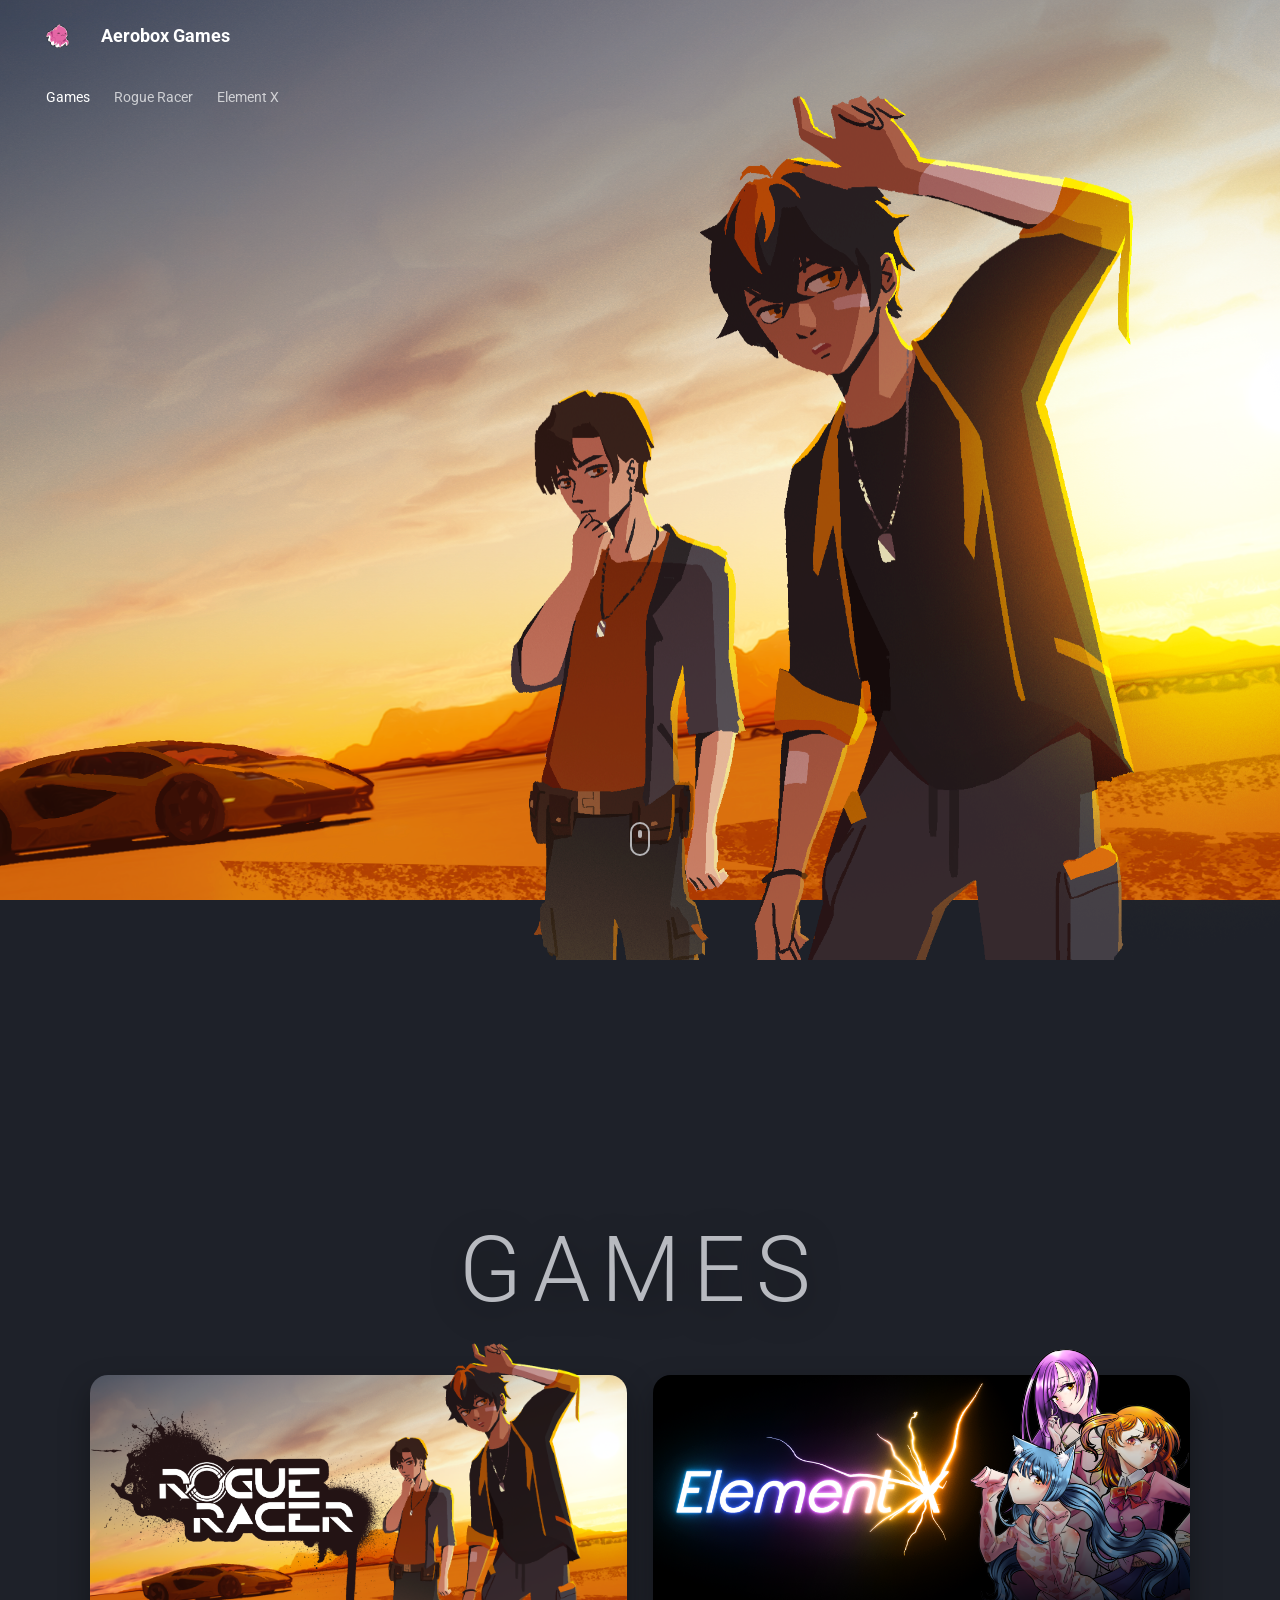
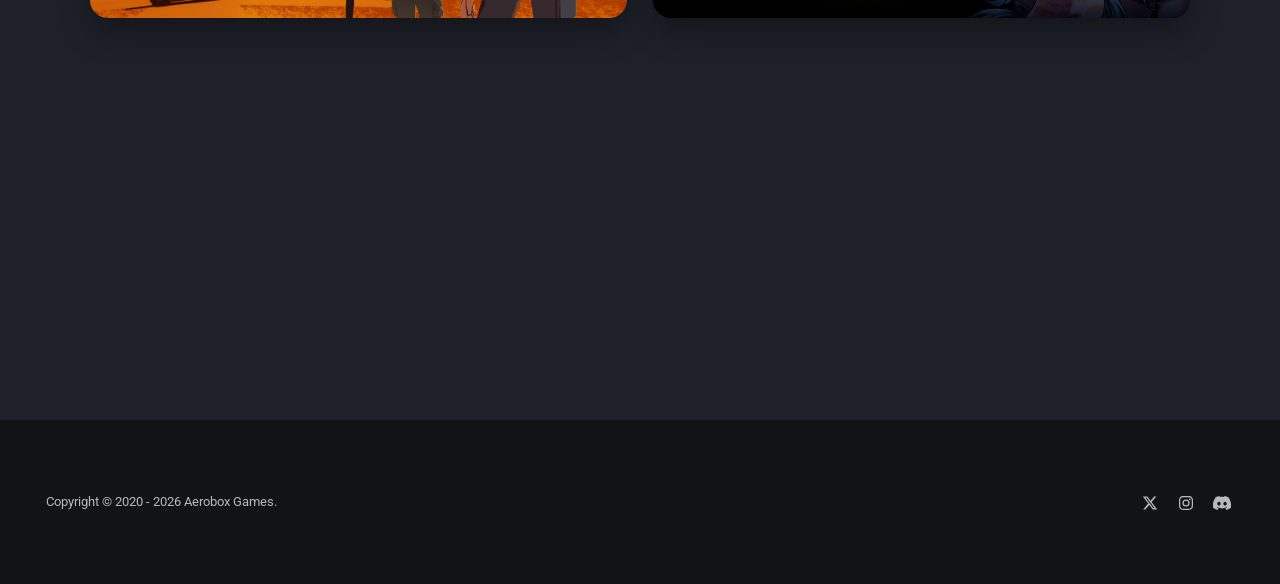
<file: index.html>
<!doctype html>
<html lang="en" class="no-js">
  <head>
    
      <meta charset="utf-8">
      <meta name="viewport" content="width=device-width,initial-scale=1">
      
      
      
        <link rel="canonical" href="https://aeroboxgames.com/">
      
      
      
        <link rel="next" href="rogue-racer/">
      
      
        
      
      
      <link rel="icon" href="assets/logo.png">
      <meta name="generator" content="mkdocs-1.6.1, mkdocs-material-9.7.6">
    
    
      
        <title>Aerobox Games</title>
      
    
    
      <link rel="stylesheet" href="assets/stylesheets/main.484c7ddc.min.css">
      
        
        <link rel="stylesheet" href="assets/stylesheets/palette.ab4e12ef.min.css">
      
      


    
    
      
    
    
      
        
        
        <link rel="preconnect" href="https://fonts.gstatic.com" crossorigin>
        <link rel="stylesheet" href="https://fonts.googleapis.com/css?family=Roboto:300,300i,400,400i,700,700i%7CRoboto+Mono:400,400i,700,700i&display=fallback">
        <style>:root{--md-text-font:"Roboto";--md-code-font:"Roboto Mono"}</style>
      
    
    
      <link rel="stylesheet" href="stylesheets/extra.css">
    
      <link rel="stylesheet" href="stylesheets/main-page.css">
    
      <link rel="stylesheet" href="stylesheets/rogue-racer.css">
    
      <link rel="stylesheet" href="stylesheets/element-x.css">
    
    <script>__md_scope=new URL(".",location),__md_hash=e=>[...e].reduce(((e,_)=>(e<<5)-e+_.charCodeAt(0)),0),__md_get=(e,_=localStorage,t=__md_scope)=>JSON.parse(_.getItem(t.pathname+"."+e)),__md_set=(e,_,t=localStorage,a=__md_scope)=>{try{t.setItem(a.pathname+"."+e,JSON.stringify(_))}catch(e){}}</script>
    
      

    
    
  </head>
  
  
    
    
    
    
    
    <body dir="ltr" data-md-color-scheme="slate" data-md-color-primary="black" data-md-color-accent="indigo">
  
    
    <input class="md-toggle" data-md-toggle="drawer" type="checkbox" id="__drawer" autocomplete="off">
    <input class="md-toggle" data-md-toggle="search" type="checkbox" id="__search" autocomplete="off">
    <label class="md-overlay" for="__drawer"></label>
    <div data-md-component="skip">
      
    </div>
    <div data-md-component="announce">
      
    </div>
    
    
      

<header class="md-header" data-md-component="header">
  <nav class="md-header__inner md-grid" aria-label="Header">
    <a href="." title="Aerobox Games" class="md-header__button md-logo" aria-label="Aerobox Games" data-md-component="logo">
      
  <img src="assets/logo.png" alt="logo">

    </a>
    <label class="md-header__button md-icon" for="__drawer">
      
      <svg xmlns="http://www.w3.org/2000/svg" viewBox="0 0 24 24"><path d="M3 6h18v2H3zm0 5h18v2H3zm0 5h18v2H3z"/></svg>
    </label>
    <div class="md-header__title" data-md-component="header-title">
      <div class="md-header__ellipsis">
        <div class="md-header__topic">
          <span class="md-ellipsis">
            Aerobox Games
          </span>
        </div>
        <div class="md-header__topic" data-md-component="header-topic">
          <span class="md-ellipsis">
            
              Games
            
          </span>
        </div>
      </div>
    </div>
    
      
    
    
    
    
    
  </nav>
  
</header>
    
    <div class="md-container" data-md-component="container">
      
      
        
          
            
<nav class="md-tabs" aria-label="Tabs" data-md-component="tabs">
  <div class="md-grid">
    <ul class="md-tabs__list">
      
        
  
  
  
    
  
  
    <li class="md-tabs__item md-tabs__item--active">
      <a href="." class="md-tabs__link">
        
  
  
    
  
  Games

      </a>
    </li>
  

      
        
  
  
  
  
    <li class="md-tabs__item">
      <a href="rogue-racer/" class="md-tabs__link">
        
  
  
    
  
  Rogue Racer

      </a>
    </li>
  

      
        
  
  
  
  
    <li class="md-tabs__item">
      <a href="element-x/" class="md-tabs__link">
        
  
  
    
  
  Element X

      </a>
    </li>
  

      
    </ul>
  </div>
</nav>
          
        
      
      <main class="md-main" data-md-component="main">
        <div class="md-main__inner md-grid">
          
            
              
                
              
              <div class="md-sidebar md-sidebar--primary" data-md-component="sidebar" data-md-type="navigation" hidden>
                <div class="md-sidebar__scrollwrap">
                  <div class="md-sidebar__inner">
                    


  


<nav class="md-nav md-nav--primary md-nav--lifted" aria-label="Navigation" data-md-level="0">
  <label class="md-nav__title" for="__drawer">
    <a href="." title="Aerobox Games" class="md-nav__button md-logo" aria-label="Aerobox Games" data-md-component="logo">
      
  <img src="assets/logo.png" alt="logo">

    </a>
    Aerobox Games
  </label>
  
  <ul class="md-nav__list" data-md-scrollfix>
    
      
      
  
  
    
  
  
  
    <li class="md-nav__item md-nav__item--active">
      
      <input class="md-nav__toggle md-toggle" type="checkbox" id="__toc">
      
      
      
      <a href="." class="md-nav__link md-nav__link--active">
        
  
  
  <span class="md-ellipsis">
    
  
    Games
  

    
  </span>
  
  

      </a>
      
    </li>
  

    
      
      
  
  
  
  
    <li class="md-nav__item">
      <a href="rogue-racer/" class="md-nav__link">
        
  
  
  <span class="md-ellipsis">
    
  
    Rogue Racer
  

    
  </span>
  
  

      </a>
    </li>
  

    
      
      
  
  
  
  
    <li class="md-nav__item">
      <a href="element-x/" class="md-nav__link">
        
  
  
  <span class="md-ellipsis">
    
  
    Element X
  

    
  </span>
  
  

      </a>
    </li>
  

    
  </ul>
</nav>
                  </div>
                </div>
              </div>
            
            
              
                
              
              <div class="md-sidebar md-sidebar--secondary" data-md-component="sidebar" data-md-type="toc" hidden>
                <div class="md-sidebar__scrollwrap">
                  <div class="md-sidebar__inner">
                    

<nav class="md-nav md-nav--secondary" aria-label="Table of contents">
  
  
  
  
</nav>
                  </div>
                </div>
              </div>
            
          
          
            <div class="md-content" data-md-component="content">
              
              <article class="md-content__inner md-typeset">
                
                  
  




  <h1>Games</h1>

<style>
  .md-typeset h1,
  .md-content__button {
      display: none;
  }

  .main-page :root {
      --nos-content-offset: 0px;
  }

  .md-header,
  .md-tabs,
  .md-header--shadow {
      background: transparent !important;
      box-shadow: none !important;
  }

  .md-main__inner,
  .md-content__inner {
      padding-top: calc(var(--nos-content-offset) + 1rem);
  }
</style>

<div class="main-page">

<div id="nos-bg" aria-hidden="true"></div>
<div id="nos-bg-mask" aria-hidden="true"></div>
<div id="nos-bg-gradient" aria-hidden="true"></div>

<img id="nos-chars" src="assets/nos-chars.png" alt="">
<img id="nos-chars-glow" src="assets/nos-chars-glow.png" alt="">

<a id="nos-scroll-indicator" href="#nos-content-start" aria-label="Scroll down">
  <!-- <span class="nos-scroll-text">Scroll</span> -->
  <span class="nos-scroll-icon" aria-hidden="true"></span>
</a>

<!-- <div style="height: 300vh;"></div> -->

<div id="nos-content-start"></div>

<section class="games-section" aria-labelledby="games-title">
  <h2 id="games-title">Games</h2>
  <div class="games-grid">
    <a class="game-button" href="rogue-racer/" aria-label="Rogue Racer">
      <span class="game-button-bg-wrap" aria-hidden="true">
        <img class="game-button-bg" src="assets/nos-bg-1.png" alt="">
        <img class="game-button-logo" src="assets/nos-logo.png" alt="">
      </span>
      <span class="game-button-chars-wrap" aria-hidden="true">
        <img class="game-button-chars" src="assets/nos-chars.png" alt="">
      </span>
    </a>
    <a class="game-button" href="element-x/" aria-label="Element X">
      <span class="game-button-bg-wrap" aria-hidden="true">
        <img class="game-button-bg" src="assets/button-ex-bg.png" alt="">
      </span>
      <span class="game-button-chars-wrap" aria-hidden="true">
        <img class="game-button-chars" src="assets/button-ex-chars.png" alt="">
      </span>
    </a>
  </div>
</section>

<div style="height: 30vh;"></div>
</div>







  
  




  



                
              </article>
            </div>
          
          
<script>var target=document.getElementById(location.hash.slice(1));target&&target.name&&(target.checked=target.name.startsWith("__tabbed_"))</script>
        </div>
        
      </main>
      
        <footer class="md-footer">
  
    
      
        
      
      <nav class="md-footer__inner md-grid" aria-label="Footer" hidden>
        
        
          
          <a href="rogue-racer/" class="md-footer__link md-footer__link--next" aria-label="Next: Rogue Racer">
            <div class="md-footer__title">
              <span class="md-footer__direction">
                Next
              </span>
              <div class="md-ellipsis">
                Rogue Racer
              </div>
            </div>
            <div class="md-footer__button md-icon">
              
              <svg xmlns="http://www.w3.org/2000/svg" viewBox="0 0 24 24"><path d="M4 11v2h12l-5.5 5.5 1.42 1.42L19.84 12l-7.92-7.92L10.5 5.5 16 11z"/></svg>
            </div>
          </a>
        
      </nav>
    
  
  <div class="md-footer-meta md-typeset">
    <div class="md-footer-meta__inner md-grid">
      <div class="md-copyright">
  
    <div class="md-copyright__highlight">
      Copyright &copy; 2020 - 2026 Aerobox Games.
    </div>
  
  
</div>
      
        
<div class="md-social">
  
    
    
    
    
      
      
    
    <a href="https://twitter.com/aeroboxgames" target="_blank" rel="noopener" title="twitter.com" class="md-social__link">
      <svg xmlns="http://www.w3.org/2000/svg" viewBox="0 0 448 512"><!--! Font Awesome Free 7.1.0 by @fontawesome - https://fontawesome.com License - https://fontawesome.com/license/free (Icons: CC BY 4.0, Fonts: SIL OFL 1.1, Code: MIT License) Copyright 2025 Fonticons, Inc.--><path d="M357.2 48h70.6L273.6 224.2 455 464H313L201.7 318.6 74.5 464H3.8l164.9-188.5L-5.2 48h145.6l100.5 132.9zm-24.8 373.8h39.1L119.1 88h-42z"/></svg>
    </a>
  
    
    
    
    
      
      
    
    <a href="https://www.instagram.com/aeroboxgames?utm_source=ig_web_button_share_sheet&igsh=ZDNlZDc0MzIxNw==" target="_blank" rel="noopener" title="www.instagram.com" class="md-social__link">
      <svg xmlns="http://www.w3.org/2000/svg" viewBox="0 0 448 512"><!--! Font Awesome Free 7.1.0 by @fontawesome - https://fontawesome.com License - https://fontawesome.com/license/free (Icons: CC BY 4.0, Fonts: SIL OFL 1.1, Code: MIT License) Copyright 2025 Fonticons, Inc.--><path d="M224.3 141a115 115 0 1 0-.6 230 115 115 0 1 0 .6-230m-.6 40.4a74.6 74.6 0 1 1 .6 149.2 74.6 74.6 0 1 1-.6-149.2m93.4-45.1a26.8 26.8 0 1 1 53.6 0 26.8 26.8 0 1 1-53.6 0m129.7 27.2c-1.7-35.9-9.9-67.7-36.2-93.9-26.2-26.2-58-34.4-93.9-36.2-37-2.1-147.9-2.1-184.9 0-35.8 1.7-67.6 9.9-93.9 36.1s-34.4 58-36.2 93.9c-2.1 37-2.1 147.9 0 184.9 1.7 35.9 9.9 67.7 36.2 93.9s58 34.4 93.9 36.2c37 2.1 147.9 2.1 184.9 0 35.9-1.7 67.7-9.9 93.9-36.2 26.2-26.2 34.4-58 36.2-93.9 2.1-37 2.1-147.8 0-184.8M399 388c-7.8 19.6-22.9 34.7-42.6 42.6-29.5 11.7-99.5 9-132.1 9s-102.7 2.6-132.1-9c-19.6-7.8-34.7-22.9-42.6-42.6-11.7-29.5-9-99.5-9-132.1s-2.6-102.7 9-132.1c7.8-19.6 22.9-34.7 42.6-42.6 29.5-11.7 99.5-9 132.1-9s102.7-2.6 132.1 9c19.6 7.8 34.7 22.9 42.6 42.6 11.7 29.5 9 99.5 9 132.1s2.7 102.7-9 132.1"/></svg>
    </a>
  
    
    
    
    
      
      
    
    <a href="https://www.instagram.com/aeroboxgames?utm_source=ig_web_button_share_sheet&igsh=ZDNlZDc0MzIxNw==" target="_blank" rel="noopener" title="www.instagram.com" class="md-social__link">
      <svg xmlns="http://www.w3.org/2000/svg" viewBox="0 0 576 512"><!--! Font Awesome Free 7.1.0 by @fontawesome - https://fontawesome.com License - https://fontawesome.com/license/free (Icons: CC BY 4.0, Fonts: SIL OFL 1.1, Code: MIT License) Copyright 2025 Fonticons, Inc.--><path d="M492.5 69.8c-.2-.3-.4-.6-.8-.7-38.1-17.5-78.4-30-119.7-37.1-.4-.1-.8 0-1.1.1s-.6.4-.8.8c-5.5 9.9-10.5 20.2-14.9 30.6-44.6-6.8-89.9-6.8-134.4 0-4.5-10.5-9.5-20.7-15.1-30.6-.2-.3-.5-.6-.8-.8s-.7-.2-1.1-.2C162.5 39 122.2 51.5 84.1 69c-.3.1-.6.4-.8.7C7.1 183.5-13.8 294.6-3.6 404.2c0 .3.1.5.2.8s.3.4.5.6c44.4 32.9 94 58 146.8 74.2.4.1.8.1 1.1 0s.7-.4.9-.7c11.3-15.4 21.4-31.8 30-48.8.1-.2.2-.5.2-.8s0-.5-.1-.8-.2-.5-.4-.6-.4-.3-.7-.4c-15.8-6.1-31.2-13.4-45.9-21.9-.3-.2-.5-.4-.7-.6s-.3-.6-.3-.9 0-.6.2-.9.3-.5.6-.7c3.1-2.3 6.2-4.7 9.1-7.1.3-.2.6-.4.9-.4s.7 0 1 .1c96.2 43.9 200.4 43.9 295.5 0 .3-.1.7-.2 1-.2s.7.2.9.4c2.9 2.4 6 4.9 9.1 7.2.2.2.4.4.6.7s.2.6.2.9-.1.6-.3.9-.4.5-.6.6c-14.7 8.6-30 15.9-45.9 21.8-.2.1-.5.2-.7.4s-.3.4-.4.7-.1.5-.1.8.1.5.2.8c8.8 17 18.8 33.3 30 48.8.2.3.6.6.9.7s.8.1 1.1 0c52.9-16.2 102.6-41.3 147.1-74.2.2-.2.4-.4.5-.6s.2-.5.2-.8c12.3-126.8-20.5-236.9-86.9-334.5zm-302 267.7c-29 0-52.8-26.6-52.8-59.2s23.4-59.2 52.8-59.2c29.7 0 53.3 26.8 52.8 59.2 0 32.7-23.4 59.2-52.8 59.2m195.4 0c-29 0-52.8-26.6-52.8-59.2s23.4-59.2 52.8-59.2c29.7 0 53.3 26.8 52.8 59.2 0 32.7-23.2 59.2-52.8 59.2"/></svg>
    </a>
  
</div>
      
    </div>
  </div>
</footer>
      
    </div>
    <div class="md-dialog" data-md-component="dialog">
      <div class="md-dialog__inner md-typeset"></div>
    </div>
    
    
    
      
      
      <script id="__config" type="application/json">{"annotate": null, "base": ".", "features": ["navigation.footer", "navigation.tabs"], "search": "assets/javascripts/workers/search.2c215733.min.js", "tags": null, "translations": {"clipboard.copied": "Copied to clipboard", "clipboard.copy": "Copy to clipboard", "search.result.more.one": "1 more on this page", "search.result.more.other": "# more on this page", "search.result.none": "No matching documents", "search.result.one": "1 matching document", "search.result.other": "# matching documents", "search.result.placeholder": "Type to start searching", "search.result.term.missing": "Missing", "select.version": "Select version"}, "version": null}</script>
    
    
      <script src="assets/javascripts/bundle.79ae519e.min.js"></script>
      
        <script src="javascripts/extra.js"></script>
      
        <script src="javascripts/rogue-racer.js"></script>
      
        <script src="javascripts/element-x.js"></script>
      
    
  </body>
</html>
</file>
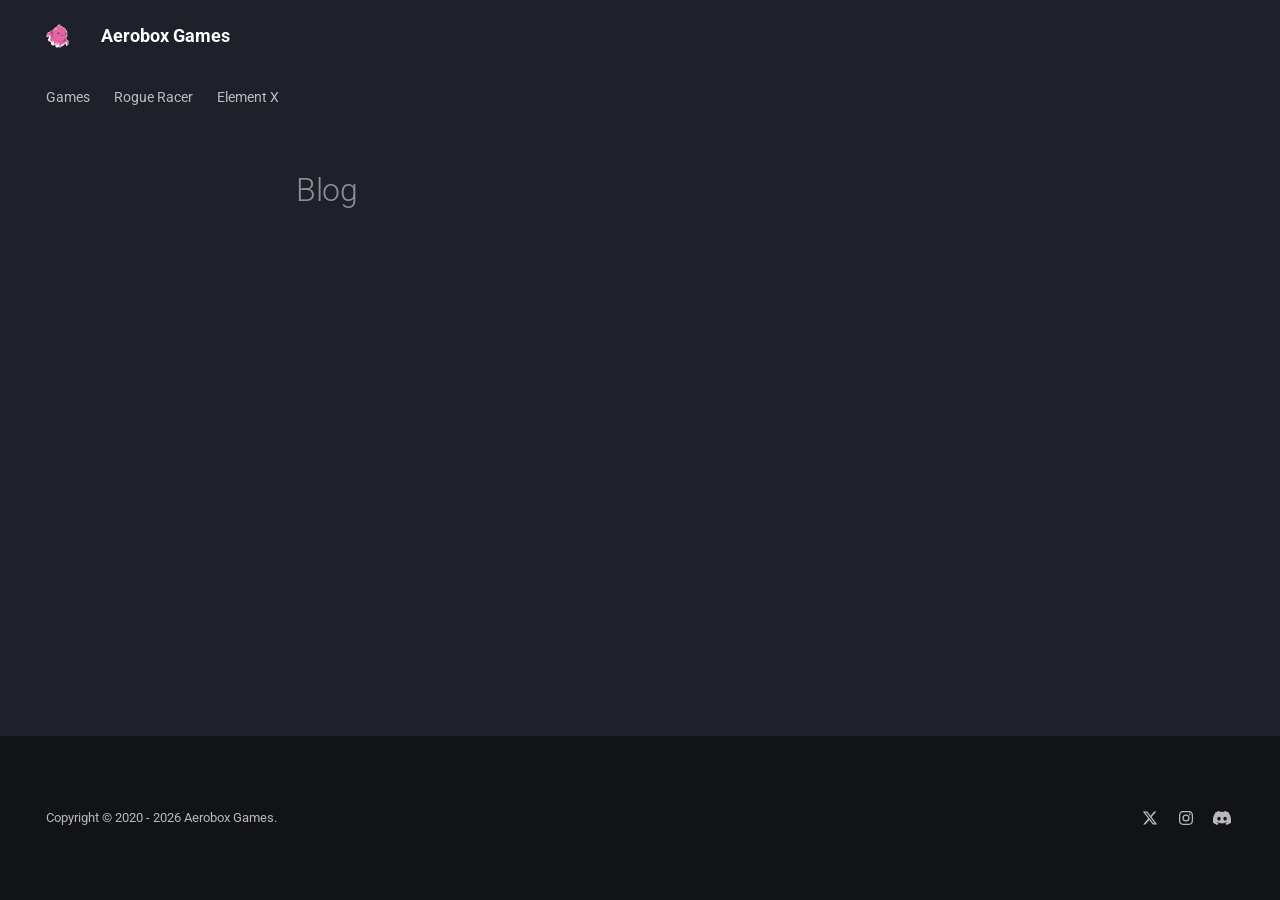
<file: blog/index.html>
<!doctype html>
<html lang="en" class="no-js">
  <head>
    
      <meta charset="utf-8">
      <meta name="viewport" content="width=device-width,initial-scale=1">
      
      
      
        <link rel="canonical" href="https://aeroboxgames.com/blog/">
      
      
      
      
        
      
      
      <link rel="icon" href="../assets/logo.png">
      <meta name="generator" content="mkdocs-1.6.1, mkdocs-material-9.7.6">
    
    
      
        <title>Blog - Aerobox Games</title>
      
    
    
      <link rel="stylesheet" href="../assets/stylesheets/main.484c7ddc.min.css">
      
        
        <link rel="stylesheet" href="../assets/stylesheets/palette.ab4e12ef.min.css">
      
      


    
    
      
    
    
      
        
        
        <link rel="preconnect" href="https://fonts.gstatic.com" crossorigin>
        <link rel="stylesheet" href="https://fonts.googleapis.com/css?family=Roboto:300,300i,400,400i,700,700i%7CRoboto+Mono:400,400i,700,700i&display=fallback">
        <style>:root{--md-text-font:"Roboto";--md-code-font:"Roboto Mono"}</style>
      
    
    
      <link rel="stylesheet" href="../stylesheets/extra.css">
    
      <link rel="stylesheet" href="../stylesheets/main-page.css">
    
      <link rel="stylesheet" href="../stylesheets/rogue-racer.css">
    
      <link rel="stylesheet" href="../stylesheets/element-x.css">
    
    <script>__md_scope=new URL("..",location),__md_hash=e=>[...e].reduce(((e,_)=>(e<<5)-e+_.charCodeAt(0)),0),__md_get=(e,_=localStorage,t=__md_scope)=>JSON.parse(_.getItem(t.pathname+"."+e)),__md_set=(e,_,t=localStorage,a=__md_scope)=>{try{t.setItem(a.pathname+"."+e,JSON.stringify(_))}catch(e){}}</script>
    
      

    
    
  </head>
  
  
    
    
    
    
    
    <body dir="ltr" data-md-color-scheme="slate" data-md-color-primary="black" data-md-color-accent="indigo">
  
    
    <input class="md-toggle" data-md-toggle="drawer" type="checkbox" id="__drawer" autocomplete="off">
    <input class="md-toggle" data-md-toggle="search" type="checkbox" id="__search" autocomplete="off">
    <label class="md-overlay" for="__drawer"></label>
    <div data-md-component="skip">
      
        
        <a href="#blog" class="md-skip">
          Skip to content
        </a>
      
    </div>
    <div data-md-component="announce">
      
    </div>
    
    
      

<header class="md-header" data-md-component="header">
  <nav class="md-header__inner md-grid" aria-label="Header">
    <a href=".." title="Aerobox Games" class="md-header__button md-logo" aria-label="Aerobox Games" data-md-component="logo">
      
  <img src="../assets/logo.png" alt="logo">

    </a>
    <label class="md-header__button md-icon" for="__drawer">
      
      <svg xmlns="http://www.w3.org/2000/svg" viewBox="0 0 24 24"><path d="M3 6h18v2H3zm0 5h18v2H3zm0 5h18v2H3z"/></svg>
    </label>
    <div class="md-header__title" data-md-component="header-title">
      <div class="md-header__ellipsis">
        <div class="md-header__topic">
          <span class="md-ellipsis">
            Aerobox Games
          </span>
        </div>
        <div class="md-header__topic" data-md-component="header-topic">
          <span class="md-ellipsis">
            
              Blog
            
          </span>
        </div>
      </div>
    </div>
    
      
    
    
    
    
    
  </nav>
  
</header>
    
    <div class="md-container" data-md-component="container">
      
      
        
          
            
<nav class="md-tabs" aria-label="Tabs" data-md-component="tabs">
  <div class="md-grid">
    <ul class="md-tabs__list">
      
        
  
  
  
  
    <li class="md-tabs__item">
      <a href=".." class="md-tabs__link">
        
  
  
    
  
  Games

      </a>
    </li>
  

      
        
  
  
  
  
    <li class="md-tabs__item">
      <a href="../rogue-racer/" class="md-tabs__link">
        
  
  
    
  
  Rogue Racer

      </a>
    </li>
  

      
        
  
  
  
  
    <li class="md-tabs__item">
      <a href="../element-x/" class="md-tabs__link">
        
  
  
    
  
  Element X

      </a>
    </li>
  

      
    </ul>
  </div>
</nav>
          
        
      
      <main class="md-main" data-md-component="main">
        <div class="md-main__inner md-grid">
          
            
              
              <div class="md-sidebar md-sidebar--primary" data-md-component="sidebar" data-md-type="navigation" >
                <div class="md-sidebar__scrollwrap">
                  <div class="md-sidebar__inner">
                    


  


<nav class="md-nav md-nav--primary md-nav--lifted" aria-label="Navigation" data-md-level="0">
  <label class="md-nav__title" for="__drawer">
    <a href=".." title="Aerobox Games" class="md-nav__button md-logo" aria-label="Aerobox Games" data-md-component="logo">
      
  <img src="../assets/logo.png" alt="logo">

    </a>
    Aerobox Games
  </label>
  
  <ul class="md-nav__list" data-md-scrollfix>
    
      
      
  
  
  
  
    <li class="md-nav__item">
      <a href=".." class="md-nav__link">
        
  
  
  <span class="md-ellipsis">
    
  
    Games
  

    
  </span>
  
  

      </a>
    </li>
  

    
      
      
  
  
  
  
    <li class="md-nav__item">
      <a href="../rogue-racer/" class="md-nav__link">
        
  
  
  <span class="md-ellipsis">
    
  
    Rogue Racer
  

    
  </span>
  
  

      </a>
    </li>
  

    
      
      
  
  
  
  
    <li class="md-nav__item">
      <a href="../element-x/" class="md-nav__link">
        
  
  
  <span class="md-ellipsis">
    
  
    Element X
  

    
  </span>
  
  

      </a>
    </li>
  

    
  </ul>
</nav>
                  </div>
                </div>
              </div>
            
            
              
              <div class="md-sidebar md-sidebar--secondary" data-md-component="sidebar" data-md-type="toc" >
                <div class="md-sidebar__scrollwrap">
                  <div class="md-sidebar__inner">
                    

<nav class="md-nav md-nav--secondary" aria-label="Table of contents">
  
  
  
    
  
  
</nav>
                  </div>
                </div>
              </div>
            
          
          
  <div class="md-content" data-md-component="content">
    <div class="md-content__inner">
      <header class="md-typeset">
        <h1 id="blog">Blog</h1>
      </header>
      
      
    </div>
  </div>

          
<script>var target=document.getElementById(location.hash.slice(1));target&&target.name&&(target.checked=target.name.startsWith("__tabbed_"))</script>
        </div>
        
      </main>
      
        <footer class="md-footer">
  
    
  
  <div class="md-footer-meta md-typeset">
    <div class="md-footer-meta__inner md-grid">
      <div class="md-copyright">
  
    <div class="md-copyright__highlight">
      Copyright &copy; 2020 - 2026 Aerobox Games.
    </div>
  
  
</div>
      
        
<div class="md-social">
  
    
    
    
    
      
      
    
    <a href="https://twitter.com/aeroboxgames" target="_blank" rel="noopener" title="twitter.com" class="md-social__link">
      <svg xmlns="http://www.w3.org/2000/svg" viewBox="0 0 448 512"><!--! Font Awesome Free 7.1.0 by @fontawesome - https://fontawesome.com License - https://fontawesome.com/license/free (Icons: CC BY 4.0, Fonts: SIL OFL 1.1, Code: MIT License) Copyright 2025 Fonticons, Inc.--><path d="M357.2 48h70.6L273.6 224.2 455 464H313L201.7 318.6 74.5 464H3.8l164.9-188.5L-5.2 48h145.6l100.5 132.9zm-24.8 373.8h39.1L119.1 88h-42z"/></svg>
    </a>
  
    
    
    
    
      
      
    
    <a href="https://www.instagram.com/aeroboxgames?utm_source=ig_web_button_share_sheet&igsh=ZDNlZDc0MzIxNw==" target="_blank" rel="noopener" title="www.instagram.com" class="md-social__link">
      <svg xmlns="http://www.w3.org/2000/svg" viewBox="0 0 448 512"><!--! Font Awesome Free 7.1.0 by @fontawesome - https://fontawesome.com License - https://fontawesome.com/license/free (Icons: CC BY 4.0, Fonts: SIL OFL 1.1, Code: MIT License) Copyright 2025 Fonticons, Inc.--><path d="M224.3 141a115 115 0 1 0-.6 230 115 115 0 1 0 .6-230m-.6 40.4a74.6 74.6 0 1 1 .6 149.2 74.6 74.6 0 1 1-.6-149.2m93.4-45.1a26.8 26.8 0 1 1 53.6 0 26.8 26.8 0 1 1-53.6 0m129.7 27.2c-1.7-35.9-9.9-67.7-36.2-93.9-26.2-26.2-58-34.4-93.9-36.2-37-2.1-147.9-2.1-184.9 0-35.8 1.7-67.6 9.9-93.9 36.1s-34.4 58-36.2 93.9c-2.1 37-2.1 147.9 0 184.9 1.7 35.9 9.9 67.7 36.2 93.9s58 34.4 93.9 36.2c37 2.1 147.9 2.1 184.9 0 35.9-1.7 67.7-9.9 93.9-36.2 26.2-26.2 34.4-58 36.2-93.9 2.1-37 2.1-147.8 0-184.8M399 388c-7.8 19.6-22.9 34.7-42.6 42.6-29.5 11.7-99.5 9-132.1 9s-102.7 2.6-132.1-9c-19.6-7.8-34.7-22.9-42.6-42.6-11.7-29.5-9-99.5-9-132.1s-2.6-102.7 9-132.1c7.8-19.6 22.9-34.7 42.6-42.6 29.5-11.7 99.5-9 132.1-9s102.7-2.6 132.1 9c19.6 7.8 34.7 22.9 42.6 42.6 11.7 29.5 9 99.5 9 132.1s2.7 102.7-9 132.1"/></svg>
    </a>
  
    
    
    
    
      
      
    
    <a href="https://www.instagram.com/aeroboxgames?utm_source=ig_web_button_share_sheet&igsh=ZDNlZDc0MzIxNw==" target="_blank" rel="noopener" title="www.instagram.com" class="md-social__link">
      <svg xmlns="http://www.w3.org/2000/svg" viewBox="0 0 576 512"><!--! Font Awesome Free 7.1.0 by @fontawesome - https://fontawesome.com License - https://fontawesome.com/license/free (Icons: CC BY 4.0, Fonts: SIL OFL 1.1, Code: MIT License) Copyright 2025 Fonticons, Inc.--><path d="M492.5 69.8c-.2-.3-.4-.6-.8-.7-38.1-17.5-78.4-30-119.7-37.1-.4-.1-.8 0-1.1.1s-.6.4-.8.8c-5.5 9.9-10.5 20.2-14.9 30.6-44.6-6.8-89.9-6.8-134.4 0-4.5-10.5-9.5-20.7-15.1-30.6-.2-.3-.5-.6-.8-.8s-.7-.2-1.1-.2C162.5 39 122.2 51.5 84.1 69c-.3.1-.6.4-.8.7C7.1 183.5-13.8 294.6-3.6 404.2c0 .3.1.5.2.8s.3.4.5.6c44.4 32.9 94 58 146.8 74.2.4.1.8.1 1.1 0s.7-.4.9-.7c11.3-15.4 21.4-31.8 30-48.8.1-.2.2-.5.2-.8s0-.5-.1-.8-.2-.5-.4-.6-.4-.3-.7-.4c-15.8-6.1-31.2-13.4-45.9-21.9-.3-.2-.5-.4-.7-.6s-.3-.6-.3-.9 0-.6.2-.9.3-.5.6-.7c3.1-2.3 6.2-4.7 9.1-7.1.3-.2.6-.4.9-.4s.7 0 1 .1c96.2 43.9 200.4 43.9 295.5 0 .3-.1.7-.2 1-.2s.7.2.9.4c2.9 2.4 6 4.9 9.1 7.2.2.2.4.4.6.7s.2.6.2.9-.1.6-.3.9-.4.5-.6.6c-14.7 8.6-30 15.9-45.9 21.8-.2.1-.5.2-.7.4s-.3.4-.4.7-.1.5-.1.8.1.5.2.8c8.8 17 18.8 33.3 30 48.8.2.3.6.6.9.7s.8.1 1.1 0c52.9-16.2 102.6-41.3 147.1-74.2.2-.2.4-.4.5-.6s.2-.5.2-.8c12.3-126.8-20.5-236.9-86.9-334.5zm-302 267.7c-29 0-52.8-26.6-52.8-59.2s23.4-59.2 52.8-59.2c29.7 0 53.3 26.8 52.8 59.2 0 32.7-23.4 59.2-52.8 59.2m195.4 0c-29 0-52.8-26.6-52.8-59.2s23.4-59.2 52.8-59.2c29.7 0 53.3 26.8 52.8 59.2 0 32.7-23.2 59.2-52.8 59.2"/></svg>
    </a>
  
</div>
      
    </div>
  </div>
</footer>
      
    </div>
    <div class="md-dialog" data-md-component="dialog">
      <div class="md-dialog__inner md-typeset"></div>
    </div>
    
    
    
      
      
      <script id="__config" type="application/json">{"annotate": null, "base": "..", "features": ["navigation.footer", "navigation.tabs"], "search": "../assets/javascripts/workers/search.2c215733.min.js", "tags": null, "translations": {"clipboard.copied": "Copied to clipboard", "clipboard.copy": "Copy to clipboard", "search.result.more.one": "1 more on this page", "search.result.more.other": "# more on this page", "search.result.none": "No matching documents", "search.result.one": "1 matching document", "search.result.other": "# matching documents", "search.result.placeholder": "Type to start searching", "search.result.term.missing": "Missing", "select.version": "Select version"}, "version": null}</script>
    
    
      <script src="../assets/javascripts/bundle.79ae519e.min.js"></script>
      
        <script src="../javascripts/extra.js"></script>
      
        <script src="../javascripts/rogue-racer.js"></script>
      
        <script src="../javascripts/element-x.js"></script>
      
    
  </body>
</html>
</file>
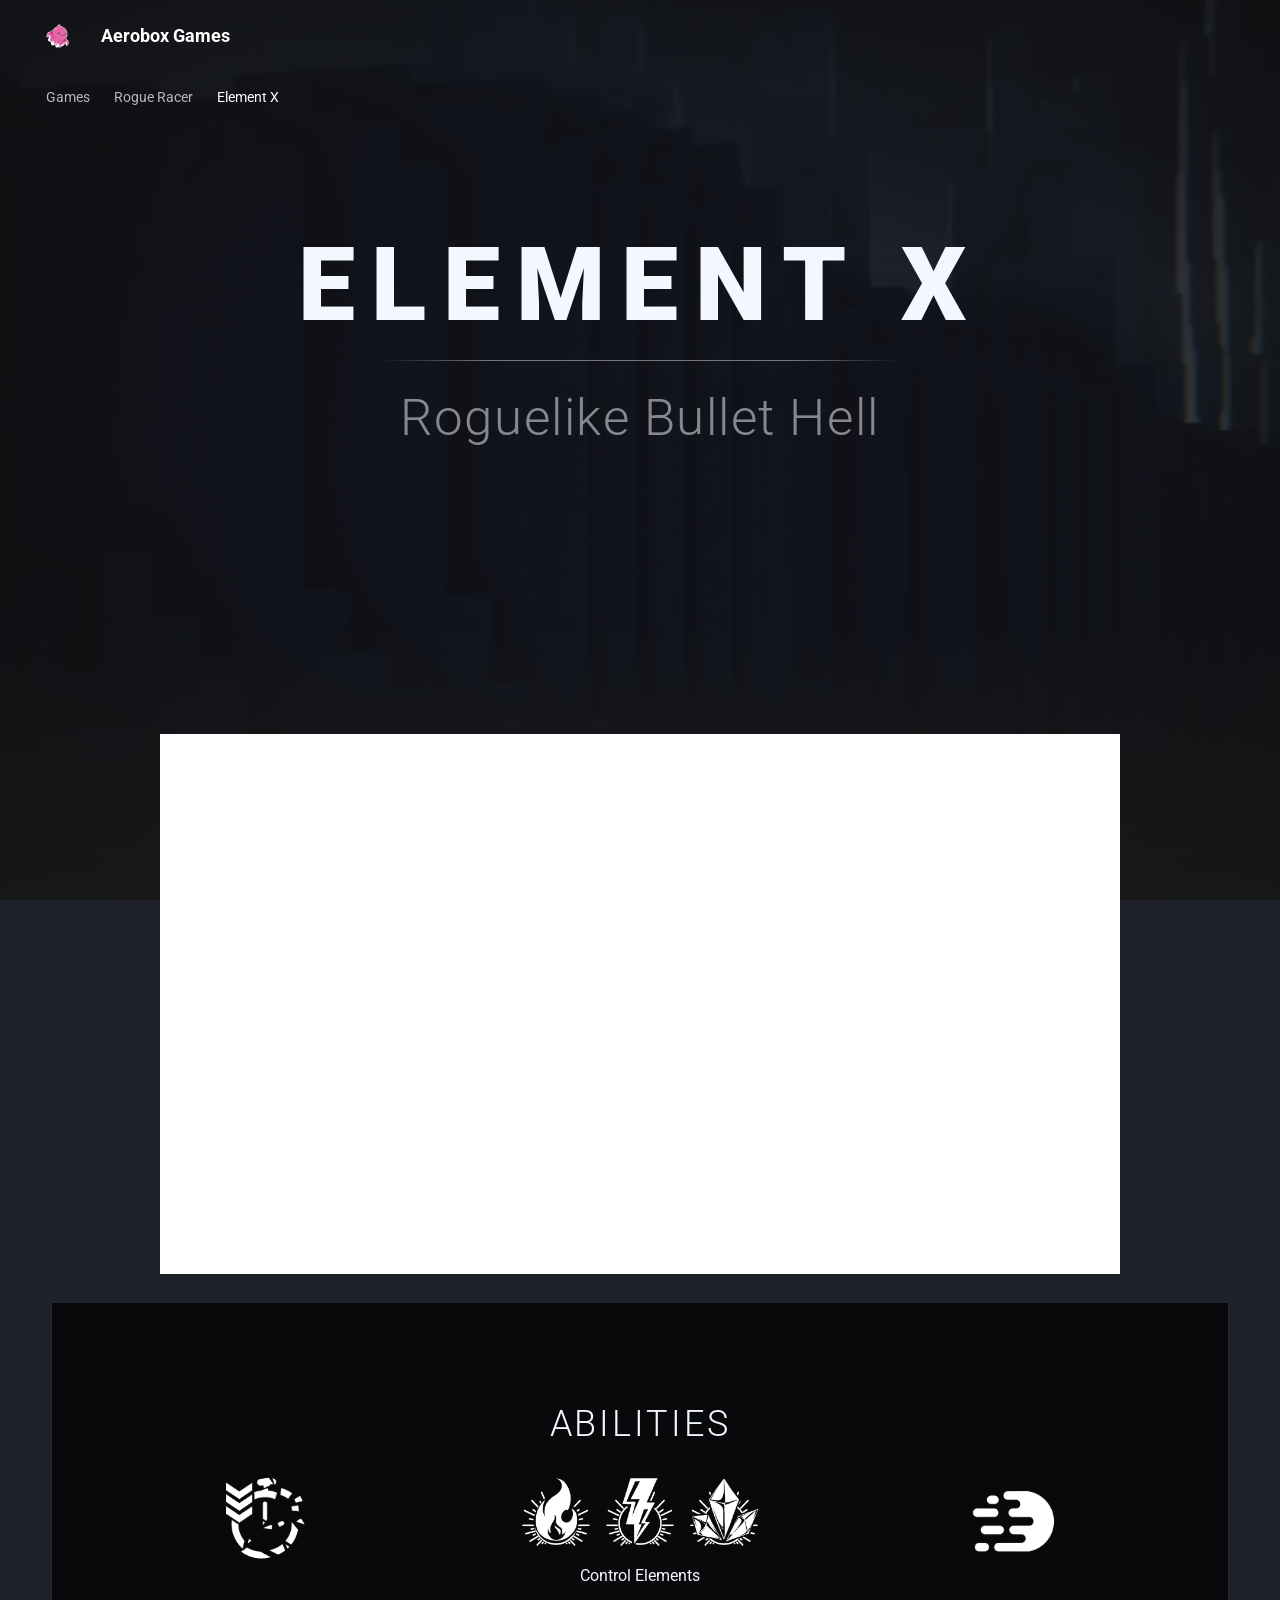
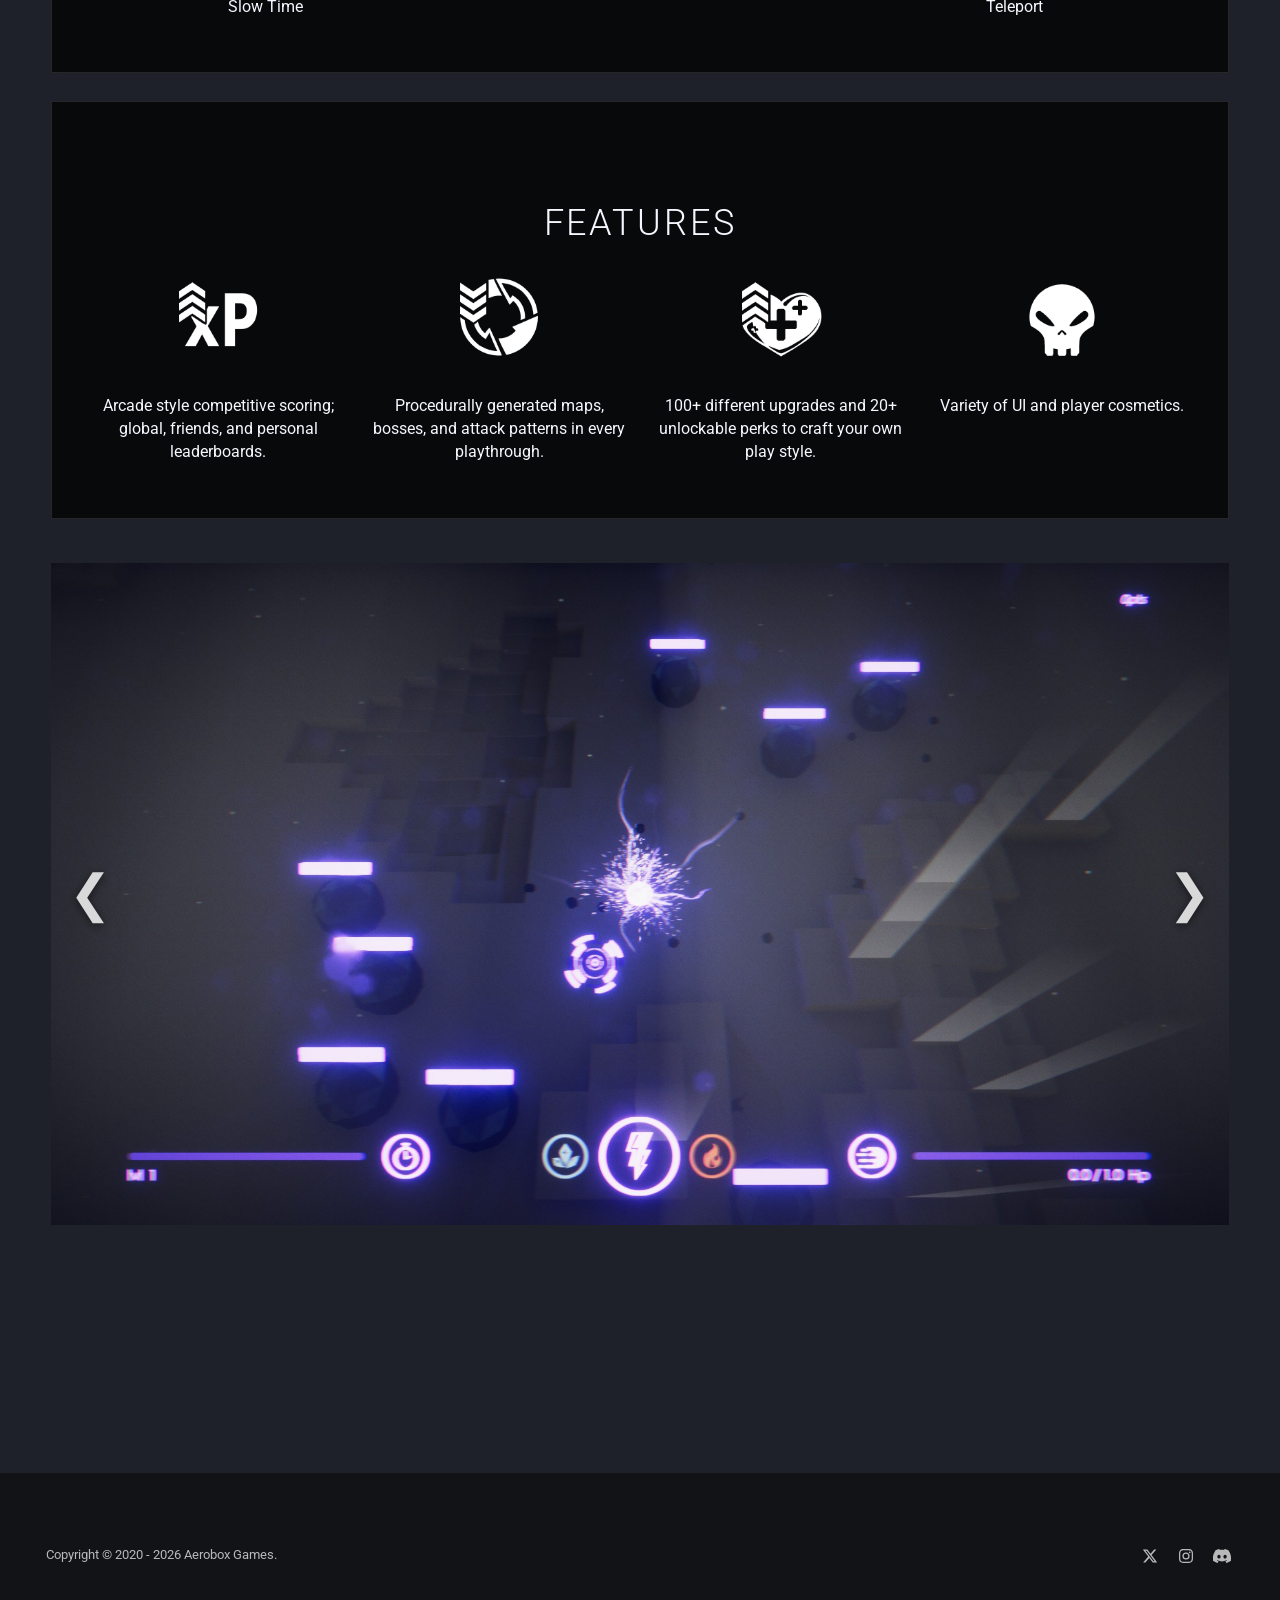
<file: element-x/index.html>
<!doctype html>
<html lang="en" class="no-js">
  <head>
    
      <meta charset="utf-8">
      <meta name="viewport" content="width=device-width,initial-scale=1">
      
      
      
        <link rel="canonical" href="https://aeroboxgames.com/element-x/">
      
      
        <link rel="prev" href="../rogue-racer/">
      
      
      
        
      
      
      <link rel="icon" href="../assets/logo.png">
      <meta name="generator" content="mkdocs-1.6.1, mkdocs-material-9.7.6">
    
    
      
        <title>Element X - Aerobox Games</title>
      
    
    
      <link rel="stylesheet" href="../assets/stylesheets/main.484c7ddc.min.css">
      
        
        <link rel="stylesheet" href="../assets/stylesheets/palette.ab4e12ef.min.css">
      
      


    
    
      
    
    
      
        
        
        <link rel="preconnect" href="https://fonts.gstatic.com" crossorigin>
        <link rel="stylesheet" href="https://fonts.googleapis.com/css?family=Roboto:300,300i,400,400i,700,700i%7CRoboto+Mono:400,400i,700,700i&display=fallback">
        <style>:root{--md-text-font:"Roboto";--md-code-font:"Roboto Mono"}</style>
      
    
    
      <link rel="stylesheet" href="../stylesheets/extra.css">
    
      <link rel="stylesheet" href="../stylesheets/main-page.css">
    
      <link rel="stylesheet" href="../stylesheets/rogue-racer.css">
    
      <link rel="stylesheet" href="../stylesheets/element-x.css">
    
    <script>__md_scope=new URL("..",location),__md_hash=e=>[...e].reduce(((e,_)=>(e<<5)-e+_.charCodeAt(0)),0),__md_get=(e,_=localStorage,t=__md_scope)=>JSON.parse(_.getItem(t.pathname+"."+e)),__md_set=(e,_,t=localStorage,a=__md_scope)=>{try{t.setItem(a.pathname+"."+e,JSON.stringify(_))}catch(e){}}</script>
    
      

    
    
  </head>
  
  
    
    
    
    
    
    <body dir="ltr" data-md-color-scheme="slate" data-md-color-primary="black" data-md-color-accent="indigo">
  
    
    <input class="md-toggle" data-md-toggle="drawer" type="checkbox" id="__drawer" autocomplete="off">
    <input class="md-toggle" data-md-toggle="search" type="checkbox" id="__search" autocomplete="off">
    <label class="md-overlay" for="__drawer"></label>
    <div data-md-component="skip">
      
    </div>
    <div data-md-component="announce">
      
    </div>
    
    
      

<header class="md-header" data-md-component="header">
  <nav class="md-header__inner md-grid" aria-label="Header">
    <a href=".." title="Aerobox Games" class="md-header__button md-logo" aria-label="Aerobox Games" data-md-component="logo">
      
  <img src="../assets/logo.png" alt="logo">

    </a>
    <label class="md-header__button md-icon" for="__drawer">
      
      <svg xmlns="http://www.w3.org/2000/svg" viewBox="0 0 24 24"><path d="M3 6h18v2H3zm0 5h18v2H3zm0 5h18v2H3z"/></svg>
    </label>
    <div class="md-header__title" data-md-component="header-title">
      <div class="md-header__ellipsis">
        <div class="md-header__topic">
          <span class="md-ellipsis">
            Aerobox Games
          </span>
        </div>
        <div class="md-header__topic" data-md-component="header-topic">
          <span class="md-ellipsis">
            
              Element X
            
          </span>
        </div>
      </div>
    </div>
    
      
    
    
    
    
    
  </nav>
  
</header>
    
    <div class="md-container" data-md-component="container">
      
      
        
          
            
<nav class="md-tabs" aria-label="Tabs" data-md-component="tabs">
  <div class="md-grid">
    <ul class="md-tabs__list">
      
        
  
  
  
  
    <li class="md-tabs__item">
      <a href=".." class="md-tabs__link">
        
  
  
    
  
  Games

      </a>
    </li>
  

      
        
  
  
  
  
    <li class="md-tabs__item">
      <a href="../rogue-racer/" class="md-tabs__link">
        
  
  
    
  
  Rogue Racer

      </a>
    </li>
  

      
        
  
  
  
    
  
  
    <li class="md-tabs__item md-tabs__item--active">
      <a href="./" class="md-tabs__link">
        
  
  
    
  
  Element X

      </a>
    </li>
  

      
    </ul>
  </div>
</nav>
          
        
      
      <main class="md-main" data-md-component="main">
        <div class="md-main__inner md-grid">
          
            
              
                
              
              <div class="md-sidebar md-sidebar--primary" data-md-component="sidebar" data-md-type="navigation" hidden>
                <div class="md-sidebar__scrollwrap">
                  <div class="md-sidebar__inner">
                    


  


<nav class="md-nav md-nav--primary md-nav--lifted" aria-label="Navigation" data-md-level="0">
  <label class="md-nav__title" for="__drawer">
    <a href=".." title="Aerobox Games" class="md-nav__button md-logo" aria-label="Aerobox Games" data-md-component="logo">
      
  <img src="../assets/logo.png" alt="logo">

    </a>
    Aerobox Games
  </label>
  
  <ul class="md-nav__list" data-md-scrollfix>
    
      
      
  
  
  
  
    <li class="md-nav__item">
      <a href=".." class="md-nav__link">
        
  
  
  <span class="md-ellipsis">
    
  
    Games
  

    
  </span>
  
  

      </a>
    </li>
  

    
      
      
  
  
  
  
    <li class="md-nav__item">
      <a href="../rogue-racer/" class="md-nav__link">
        
  
  
  <span class="md-ellipsis">
    
  
    Rogue Racer
  

    
  </span>
  
  

      </a>
    </li>
  

    
      
      
  
  
    
  
  
  
    <li class="md-nav__item md-nav__item--active">
      
      <input class="md-nav__toggle md-toggle" type="checkbox" id="__toc">
      
      
      
      <a href="./" class="md-nav__link md-nav__link--active">
        
  
  
  <span class="md-ellipsis">
    
  
    Element X
  

    
  </span>
  
  

      </a>
      
    </li>
  

    
  </ul>
</nav>
                  </div>
                </div>
              </div>
            
            
              
                
              
              <div class="md-sidebar md-sidebar--secondary" data-md-component="sidebar" data-md-type="toc" hidden>
                <div class="md-sidebar__scrollwrap">
                  <div class="md-sidebar__inner">
                    

<nav class="md-nav md-nav--secondary" aria-label="Table of contents">
  
  
  
  
</nav>
                  </div>
                </div>
              </div>
            
          
          
            <div class="md-content" data-md-component="content">
              
              <article class="md-content__inner md-typeset">
                
                  
  




<!-- markdownlint-disable MD033 -->

<div class="element-x-page">
  <div class="element-x-bg" aria-hidden="true"></div>

  <section class="element-x-hero">
    <div class="element-x-logo">ELEMENT X</div>
    <hr class="element-x-rule">
    <h1>Roguelike Bullet Hell</h1>
  </section>

<!-- <section class="element-x-section element-x-embed-panel"> -->
  <iframe class="element-x-steam-widget" src="https://store.steampowered.com/widget/1361120/" frameborder="0" width="646" height="190" style="color-scheme: light; justify-content: center; display: flex; margin: 0 auto clamp(18px, 2.2vw, 28px);"></iframe>
<!-- </section> -->

  <section class="element-x-section element-x-video-panel">
    <iframe width="1316" height="740" src="https://www.youtube.com/embed/P7ZU3IZtmg0" title="Element X Trailer" frameborder="0" allow="accelerometer; autoplay; clipboard-write; encrypted-media; gyroscope; picture-in-picture; web-share" referrerpolicy="strict-origin-when-cross-origin" allowfullscreen></iframe>
  </section>

  <section class="element-x-panel">
    <h2>Abilities</h2>
    <div class="element-x-grid element-x-grid-abilities">
      <article class="element-x-item">
        <img src="../assets/ex/icons/slow_time.png" alt="Slow Time icon">
        <p>Slow Time</p>
      </article>

      <article class="element-x-item">
        <div class="element-x-elements">
          <img src="../assets/ex/icons/fire.png" alt="Fire icon">
          <img src="../assets/ex/icons/electricity.png" alt="Electricity icon">
          <img src="../assets/ex/icons/ice.png" alt="Ice icon">
        </div>
        <p>Control Elements</p>
      </article>

      <article class="element-x-item">
        <img src="../assets/ex/icons/teleport.png" alt="Teleport icon">
        <p>Teleport</p>
      </article>
    </div>
  </section>

  <section class="element-x-panel">
    <h2>Features</h2>
    <div class="element-x-grid element-x-grid-features">
      <article class="element-x-item">
        <img src="../assets/ex/icons/experience.png" alt="Experience icon">
        <p>Arcade style competitive scoring; global, friends, and personal leaderboards.</p>
      </article>

      <article class="element-x-item">
        <img src="../assets/ex/icons/core_switch.png" alt="Core switch icon">
        <p>Procedurally generated maps, bosses, and attack patterns in every playthrough.</p>
      </article>

      <article class="element-x-item">
        <img src="../assets/ex/icons/health_up.png" alt="Health up icon">
        <p>100+ different upgrades and 20+ unlockable perks to craft your own play style.</p>
      </article>

      <article class="element-x-item">
        <img src="../assets/ex/icons/skull.png" alt="Skull icon">
        <p>Variety of UI and player cosmetics.</p>
      </article>
    </div>
  </section>

  <section class="element-x-section element-x-carousel" aria-label="Element X screenshots">
    <div class="element-x-carousel-viewport" id="element-x-carousel-viewport">
      <figure class="element-x-carousel-slide"><img src="../assets/ex/screenshots/screenshot_1.jpg" alt="Element X screenshot 1"></figure>
      <figure class="element-x-carousel-slide"><img src="../assets/ex/screenshots/screenshot_2.jpg" alt="Element X screenshot 2"></figure>
      <figure class="element-x-carousel-slide"><img src="../assets/ex/screenshots/screenshot_3.jpg" alt="Element X screenshot 3"></figure>
      <figure class="element-x-carousel-slide"><img src="../assets/ex/screenshots/screenshot_4.jpg" alt="Element X screenshot 4"></figure>
      <figure class="element-x-carousel-slide"><img src="../assets/ex/screenshots/screenshot_5.jpg" alt="Element X screenshot 5"></figure>
      <figure class="element-x-carousel-slide"><img src="../assets/ex/screenshots/screenshot_6.jpg" alt="Element X screenshot 6"></figure>
      <figure class="element-x-carousel-slide"><img src="../assets/ex/screenshots/screenshot_7.jpg" alt="Element X screenshot 7"></figure>
    </div>
    <div class="element-x-carousel-controls">
      <button class="element-x-carousel-btn prev" type="button" aria-label="Previous screenshot">&#10094;</button>
      <button class="element-x-carousel-btn next" type="button" aria-label="Next screenshot">&#10095;</button>
    </div>
  </section>
</div>







  
  




  



                
              </article>
            </div>
          
          
<script>var target=document.getElementById(location.hash.slice(1));target&&target.name&&(target.checked=target.name.startsWith("__tabbed_"))</script>
        </div>
        
      </main>
      
        <footer class="md-footer">
  
    
      
        
      
      <nav class="md-footer__inner md-grid" aria-label="Footer" hidden>
        
          
          <a href="../rogue-racer/" class="md-footer__link md-footer__link--prev" aria-label="Previous: Rogue Racer">
            <div class="md-footer__button md-icon">
              
              <svg xmlns="http://www.w3.org/2000/svg" viewBox="0 0 24 24"><path d="M20 11v2H8l5.5 5.5-1.42 1.42L4.16 12l7.92-7.92L13.5 5.5 8 11z"/></svg>
            </div>
            <div class="md-footer__title">
              <span class="md-footer__direction">
                Previous
              </span>
              <div class="md-ellipsis">
                Rogue Racer
              </div>
            </div>
          </a>
        
        
      </nav>
    
  
  <div class="md-footer-meta md-typeset">
    <div class="md-footer-meta__inner md-grid">
      <div class="md-copyright">
  
    <div class="md-copyright__highlight">
      Copyright &copy; 2020 - 2026 Aerobox Games.
    </div>
  
  
</div>
      
        
<div class="md-social">
  
    
    
    
    
      
      
    
    <a href="https://twitter.com/aeroboxgames" target="_blank" rel="noopener" title="twitter.com" class="md-social__link">
      <svg xmlns="http://www.w3.org/2000/svg" viewBox="0 0 448 512"><!--! Font Awesome Free 7.1.0 by @fontawesome - https://fontawesome.com License - https://fontawesome.com/license/free (Icons: CC BY 4.0, Fonts: SIL OFL 1.1, Code: MIT License) Copyright 2025 Fonticons, Inc.--><path d="M357.2 48h70.6L273.6 224.2 455 464H313L201.7 318.6 74.5 464H3.8l164.9-188.5L-5.2 48h145.6l100.5 132.9zm-24.8 373.8h39.1L119.1 88h-42z"/></svg>
    </a>
  
    
    
    
    
      
      
    
    <a href="https://www.instagram.com/aeroboxgames?utm_source=ig_web_button_share_sheet&igsh=ZDNlZDc0MzIxNw==" target="_blank" rel="noopener" title="www.instagram.com" class="md-social__link">
      <svg xmlns="http://www.w3.org/2000/svg" viewBox="0 0 448 512"><!--! Font Awesome Free 7.1.0 by @fontawesome - https://fontawesome.com License - https://fontawesome.com/license/free (Icons: CC BY 4.0, Fonts: SIL OFL 1.1, Code: MIT License) Copyright 2025 Fonticons, Inc.--><path d="M224.3 141a115 115 0 1 0-.6 230 115 115 0 1 0 .6-230m-.6 40.4a74.6 74.6 0 1 1 .6 149.2 74.6 74.6 0 1 1-.6-149.2m93.4-45.1a26.8 26.8 0 1 1 53.6 0 26.8 26.8 0 1 1-53.6 0m129.7 27.2c-1.7-35.9-9.9-67.7-36.2-93.9-26.2-26.2-58-34.4-93.9-36.2-37-2.1-147.9-2.1-184.9 0-35.8 1.7-67.6 9.9-93.9 36.1s-34.4 58-36.2 93.9c-2.1 37-2.1 147.9 0 184.9 1.7 35.9 9.9 67.7 36.2 93.9s58 34.4 93.9 36.2c37 2.1 147.9 2.1 184.9 0 35.9-1.7 67.7-9.9 93.9-36.2 26.2-26.2 34.4-58 36.2-93.9 2.1-37 2.1-147.8 0-184.8M399 388c-7.8 19.6-22.9 34.7-42.6 42.6-29.5 11.7-99.5 9-132.1 9s-102.7 2.6-132.1-9c-19.6-7.8-34.7-22.9-42.6-42.6-11.7-29.5-9-99.5-9-132.1s-2.6-102.7 9-132.1c7.8-19.6 22.9-34.7 42.6-42.6 29.5-11.7 99.5-9 132.1-9s102.7-2.6 132.1 9c19.6 7.8 34.7 22.9 42.6 42.6 11.7 29.5 9 99.5 9 132.1s2.7 102.7-9 132.1"/></svg>
    </a>
  
    
    
    
    
      
      
    
    <a href="https://www.instagram.com/aeroboxgames?utm_source=ig_web_button_share_sheet&igsh=ZDNlZDc0MzIxNw==" target="_blank" rel="noopener" title="www.instagram.com" class="md-social__link">
      <svg xmlns="http://www.w3.org/2000/svg" viewBox="0 0 576 512"><!--! Font Awesome Free 7.1.0 by @fontawesome - https://fontawesome.com License - https://fontawesome.com/license/free (Icons: CC BY 4.0, Fonts: SIL OFL 1.1, Code: MIT License) Copyright 2025 Fonticons, Inc.--><path d="M492.5 69.8c-.2-.3-.4-.6-.8-.7-38.1-17.5-78.4-30-119.7-37.1-.4-.1-.8 0-1.1.1s-.6.4-.8.8c-5.5 9.9-10.5 20.2-14.9 30.6-44.6-6.8-89.9-6.8-134.4 0-4.5-10.5-9.5-20.7-15.1-30.6-.2-.3-.5-.6-.8-.8s-.7-.2-1.1-.2C162.5 39 122.2 51.5 84.1 69c-.3.1-.6.4-.8.7C7.1 183.5-13.8 294.6-3.6 404.2c0 .3.1.5.2.8s.3.4.5.6c44.4 32.9 94 58 146.8 74.2.4.1.8.1 1.1 0s.7-.4.9-.7c11.3-15.4 21.4-31.8 30-48.8.1-.2.2-.5.2-.8s0-.5-.1-.8-.2-.5-.4-.6-.4-.3-.7-.4c-15.8-6.1-31.2-13.4-45.9-21.9-.3-.2-.5-.4-.7-.6s-.3-.6-.3-.9 0-.6.2-.9.3-.5.6-.7c3.1-2.3 6.2-4.7 9.1-7.1.3-.2.6-.4.9-.4s.7 0 1 .1c96.2 43.9 200.4 43.9 295.5 0 .3-.1.7-.2 1-.2s.7.2.9.4c2.9 2.4 6 4.9 9.1 7.2.2.2.4.4.6.7s.2.6.2.9-.1.6-.3.9-.4.5-.6.6c-14.7 8.6-30 15.9-45.9 21.8-.2.1-.5.2-.7.4s-.3.4-.4.7-.1.5-.1.8.1.5.2.8c8.8 17 18.8 33.3 30 48.8.2.3.6.6.9.7s.8.1 1.1 0c52.9-16.2 102.6-41.3 147.1-74.2.2-.2.4-.4.5-.6s.2-.5.2-.8c12.3-126.8-20.5-236.9-86.9-334.5zm-302 267.7c-29 0-52.8-26.6-52.8-59.2s23.4-59.2 52.8-59.2c29.7 0 53.3 26.8 52.8 59.2 0 32.7-23.4 59.2-52.8 59.2m195.4 0c-29 0-52.8-26.6-52.8-59.2s23.4-59.2 52.8-59.2c29.7 0 53.3 26.8 52.8 59.2 0 32.7-23.2 59.2-52.8 59.2"/></svg>
    </a>
  
</div>
      
    </div>
  </div>
</footer>
      
    </div>
    <div class="md-dialog" data-md-component="dialog">
      <div class="md-dialog__inner md-typeset"></div>
    </div>
    
    
    
      
      
      <script id="__config" type="application/json">{"annotate": null, "base": "..", "features": ["navigation.footer", "navigation.tabs"], "search": "../assets/javascripts/workers/search.2c215733.min.js", "tags": null, "translations": {"clipboard.copied": "Copied to clipboard", "clipboard.copy": "Copy to clipboard", "search.result.more.one": "1 more on this page", "search.result.more.other": "# more on this page", "search.result.none": "No matching documents", "search.result.one": "1 matching document", "search.result.other": "# matching documents", "search.result.placeholder": "Type to start searching", "search.result.term.missing": "Missing", "select.version": "Select version"}, "version": null}</script>
    
    
      <script src="../assets/javascripts/bundle.79ae519e.min.js"></script>
      
        <script src="../javascripts/extra.js"></script>
      
        <script src="../javascripts/rogue-racer.js"></script>
      
        <script src="../javascripts/element-x.js"></script>
      
    
  </body>
</html>
</file>
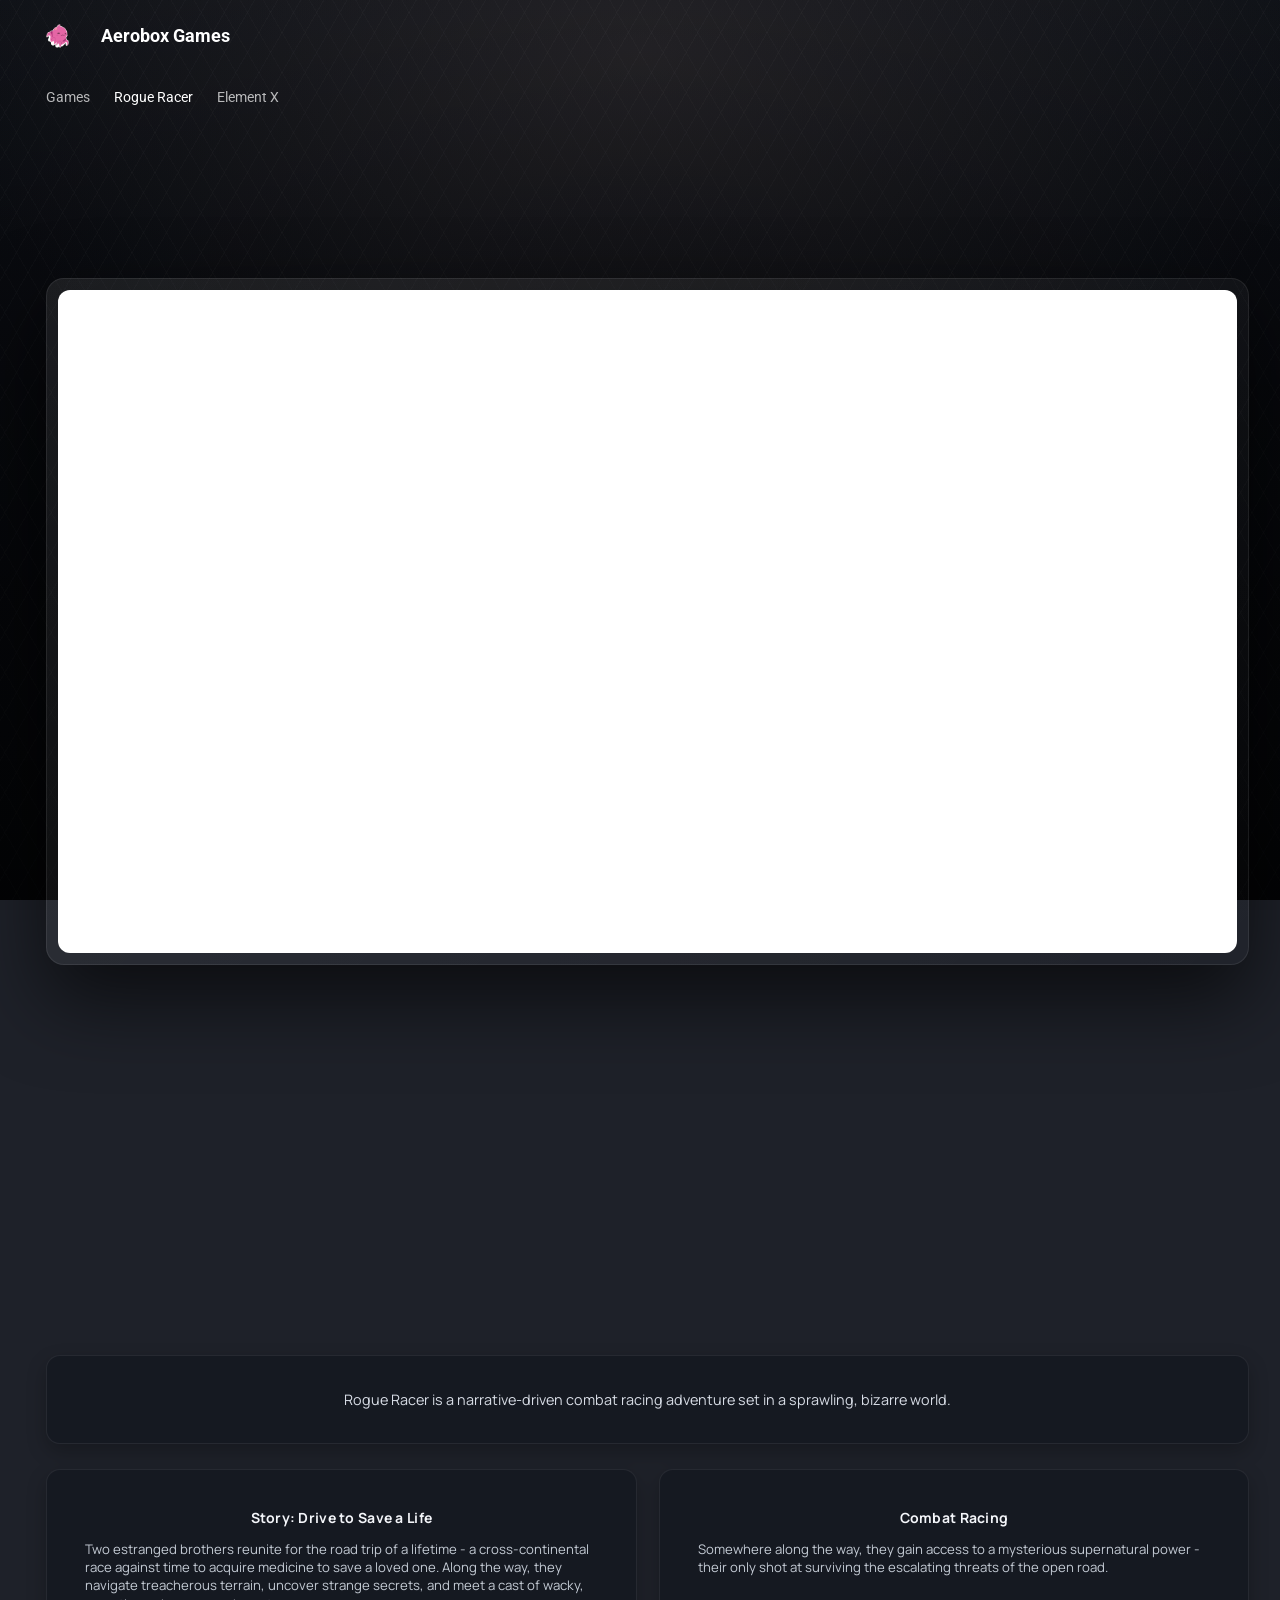
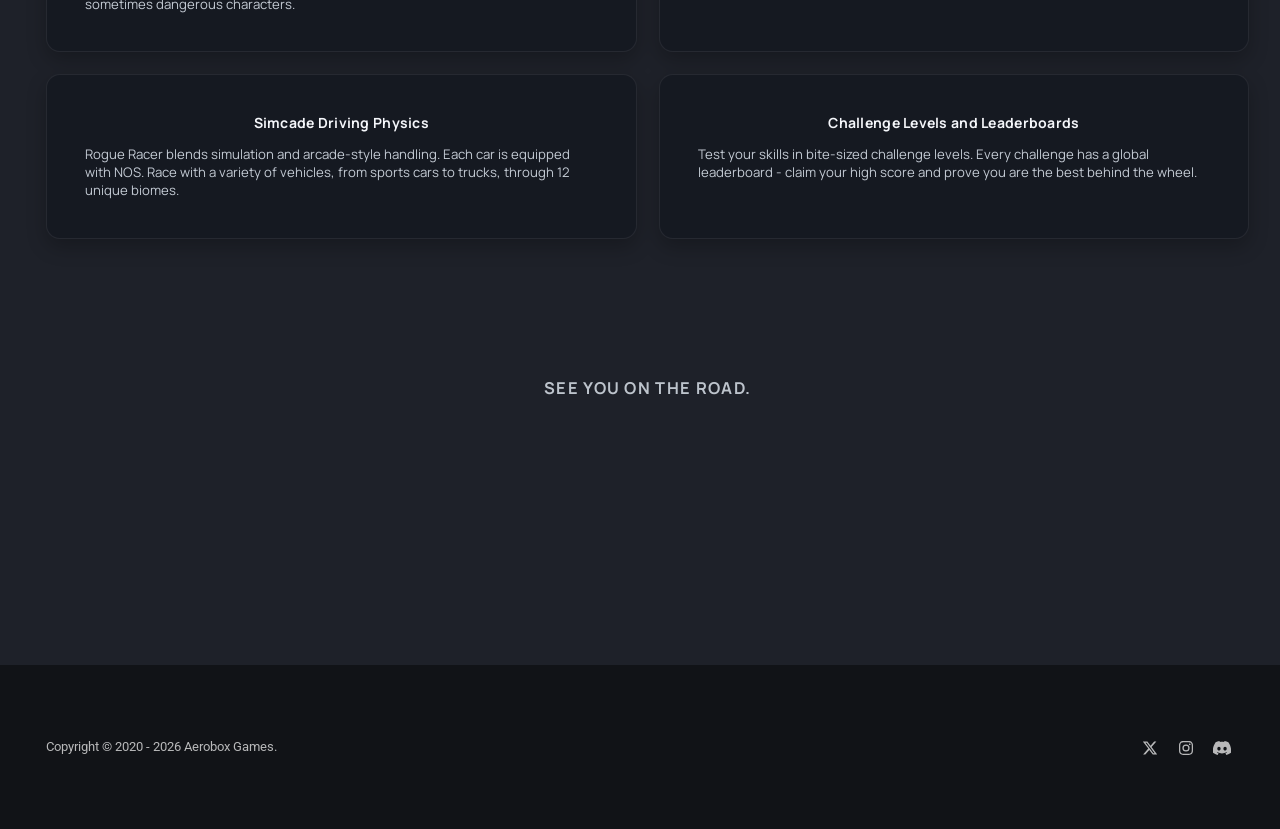
<file: rogue-racer/index.html>
<!doctype html>
<html lang="en" class="no-js">
  <head>
    
      <meta charset="utf-8">
      <meta name="viewport" content="width=device-width,initial-scale=1">
      
      
      
        <link rel="canonical" href="https://aeroboxgames.com/rogue-racer/">
      
      
        <link rel="prev" href="..">
      
      
        <link rel="next" href="../element-x/">
      
      
        
      
      
      <link rel="icon" href="../assets/logo.png">
      <meta name="generator" content="mkdocs-1.6.1, mkdocs-material-9.7.6">
    
    
      
        <title>Rogue Racer - Aerobox Games</title>
      
    
    
      <link rel="stylesheet" href="../assets/stylesheets/main.484c7ddc.min.css">
      
        
        <link rel="stylesheet" href="../assets/stylesheets/palette.ab4e12ef.min.css">
      
      


    
    
      
    
    
      
        
        
        <link rel="preconnect" href="https://fonts.gstatic.com" crossorigin>
        <link rel="stylesheet" href="https://fonts.googleapis.com/css?family=Roboto:300,300i,400,400i,700,700i%7CRoboto+Mono:400,400i,700,700i&display=fallback">
        <style>:root{--md-text-font:"Roboto";--md-code-font:"Roboto Mono"}</style>
      
    
    
      <link rel="stylesheet" href="../stylesheets/extra.css">
    
      <link rel="stylesheet" href="../stylesheets/main-page.css">
    
      <link rel="stylesheet" href="../stylesheets/rogue-racer.css">
    
      <link rel="stylesheet" href="../stylesheets/element-x.css">
    
    <script>__md_scope=new URL("..",location),__md_hash=e=>[...e].reduce(((e,_)=>(e<<5)-e+_.charCodeAt(0)),0),__md_get=(e,_=localStorage,t=__md_scope)=>JSON.parse(_.getItem(t.pathname+"."+e)),__md_set=(e,_,t=localStorage,a=__md_scope)=>{try{t.setItem(a.pathname+"."+e,JSON.stringify(_))}catch(e){}}</script>
    
      

    
    
  </head>
  
  
    
    
    
    
    
    <body dir="ltr" data-md-color-scheme="slate" data-md-color-primary="black" data-md-color-accent="indigo">
  
    
    <input class="md-toggle" data-md-toggle="drawer" type="checkbox" id="__drawer" autocomplete="off">
    <input class="md-toggle" data-md-toggle="search" type="checkbox" id="__search" autocomplete="off">
    <label class="md-overlay" for="__drawer"></label>
    <div data-md-component="skip">
      
        
        <a href="#rogue-racer" class="md-skip">
          Skip to content
        </a>
      
    </div>
    <div data-md-component="announce">
      
    </div>
    
    
      

<header class="md-header" data-md-component="header">
  <nav class="md-header__inner md-grid" aria-label="Header">
    <a href=".." title="Aerobox Games" class="md-header__button md-logo" aria-label="Aerobox Games" data-md-component="logo">
      
  <img src="../assets/logo.png" alt="logo">

    </a>
    <label class="md-header__button md-icon" for="__drawer">
      
      <svg xmlns="http://www.w3.org/2000/svg" viewBox="0 0 24 24"><path d="M3 6h18v2H3zm0 5h18v2H3zm0 5h18v2H3z"/></svg>
    </label>
    <div class="md-header__title" data-md-component="header-title">
      <div class="md-header__ellipsis">
        <div class="md-header__topic">
          <span class="md-ellipsis">
            Aerobox Games
          </span>
        </div>
        <div class="md-header__topic" data-md-component="header-topic">
          <span class="md-ellipsis">
            
              Rogue Racer
            
          </span>
        </div>
      </div>
    </div>
    
      
    
    
    
    
    
  </nav>
  
</header>
    
    <div class="md-container" data-md-component="container">
      
      
        
          
            
<nav class="md-tabs" aria-label="Tabs" data-md-component="tabs">
  <div class="md-grid">
    <ul class="md-tabs__list">
      
        
  
  
  
  
    <li class="md-tabs__item">
      <a href=".." class="md-tabs__link">
        
  
  
    
  
  Games

      </a>
    </li>
  

      
        
  
  
  
    
  
  
    <li class="md-tabs__item md-tabs__item--active">
      <a href="./" class="md-tabs__link">
        
  
  
    
  
  Rogue Racer

      </a>
    </li>
  

      
        
  
  
  
  
    <li class="md-tabs__item">
      <a href="../element-x/" class="md-tabs__link">
        
  
  
    
  
  Element X

      </a>
    </li>
  

      
    </ul>
  </div>
</nav>
          
        
      
      <main class="md-main" data-md-component="main">
        <div class="md-main__inner md-grid">
          
            
              
                
              
              <div class="md-sidebar md-sidebar--primary" data-md-component="sidebar" data-md-type="navigation" hidden>
                <div class="md-sidebar__scrollwrap">
                  <div class="md-sidebar__inner">
                    


  


<nav class="md-nav md-nav--primary md-nav--lifted" aria-label="Navigation" data-md-level="0">
  <label class="md-nav__title" for="__drawer">
    <a href=".." title="Aerobox Games" class="md-nav__button md-logo" aria-label="Aerobox Games" data-md-component="logo">
      
  <img src="../assets/logo.png" alt="logo">

    </a>
    Aerobox Games
  </label>
  
  <ul class="md-nav__list" data-md-scrollfix>
    
      
      
  
  
  
  
    <li class="md-nav__item">
      <a href=".." class="md-nav__link">
        
  
  
  <span class="md-ellipsis">
    
  
    Games
  

    
  </span>
  
  

      </a>
    </li>
  

    
      
      
  
  
    
  
  
  
    <li class="md-nav__item md-nav__item--active">
      
      <input class="md-nav__toggle md-toggle" type="checkbox" id="__toc">
      
      
        
      
      
      <a href="./" class="md-nav__link md-nav__link--active">
        
  
  
  <span class="md-ellipsis">
    
  
    Rogue Racer
  

    
  </span>
  
  

      </a>
      
    </li>
  

    
      
      
  
  
  
  
    <li class="md-nav__item">
      <a href="../element-x/" class="md-nav__link">
        
  
  
  <span class="md-ellipsis">
    
  
    Element X
  

    
  </span>
  
  

      </a>
    </li>
  

    
  </ul>
</nav>
                  </div>
                </div>
              </div>
            
            
              
                
              
              <div class="md-sidebar md-sidebar--secondary" data-md-component="sidebar" data-md-type="toc" hidden>
                <div class="md-sidebar__scrollwrap">
                  <div class="md-sidebar__inner">
                    

<nav class="md-nav md-nav--secondary" aria-label="Table of contents">
  
  
  
    
  
  
</nav>
                  </div>
                </div>
              </div>
            
          
          
            <div class="md-content" data-md-component="content">
              
              <article class="md-content__inner md-typeset">
                
                  
  




<h1 id="rogue-racer">Rogue Racer</h1>
<!-- markdownlint-disable MD033 -->

<div class="rogue-racer-bg"></div>

<style>
  .md-typeset h1,
  .md-content__button {
    display: none;
  }
</style>

<div class="rogue-racer-page">
  <section class="rr-hero rr-reveal">
    <!-- <p class="rr-kicker">Aerobox Games</p> -->
    <!-- <h2>Rogue Racer</h2> -->
    <!-- <p class="rr-subtitle">Arcade racing, tight corners, and pure speed. Watch the trailer first, then wishlist on Steam.</p> -->
  </section>

  <section class="rr-trailer-block rr-reveal">
    <div class="rr-video-shell">
      <iframe class="rr-youtube-widget" width="1316" height="740" src="https://www.youtube.com/embed/icCYSr7HOE8" title="Rogue Racer - Official Trailer" frameborder="0" allow="accelerometer; autoplay; clipboard-write; encrypted-media; gyroscope; picture-in-picture; web-share" referrerpolicy="strict-origin-when-cross-origin" allowfullscreen></iframe>
    </div>
  </section>

  <section class="rr-steam-block rr-reveal">
    <!-- <p class="rr-cta">Wishlist Rogue Racer on Steam</p> -->
    <iframe class="rr-steam-widget" src="https://store.steampowered.com/widget/764420/" frameborder="0" width="646" height="190" style="color-scheme: light"></iframe>

  <div style="padding: 55px;"></div>

  <section class="rr-details rr-reveal">
    <p class="rr-lead">Rogue Racer is a narrative-driven combat racing adventure set in a sprawling, bizarre world.</p>

    <div class="rr-copy-grid">
      <article class="rr-copy-card">
        <h3>Story: Drive to Save a Life</h3>
        <p>Two estranged brothers reunite for the road trip of a lifetime - a cross-continental race against time to acquire medicine to save a loved one. Along the way, they navigate treacherous terrain, uncover strange secrets, and meet a cast of wacky, sometimes dangerous characters.</p>
      </article>

      <article class="rr-copy-card">
        <h3>Combat Racing</h3>
        <p>Somewhere along the way, they gain access to a mysterious supernatural power - their only shot at surviving the escalating threats of the open road.</p>
      </article>

      <article class="rr-copy-card">
        <h3>Simcade Driving Physics</h3>
        <p>Rogue Racer blends simulation and arcade-style handling. Each car is equipped with NOS. Race with a variety of vehicles, from sports cars to trucks, through 12 unique biomes.</p>
      </article>

      <article class="rr-copy-card">
        <h3>Challenge Levels and Leaderboards</h3>
        <p>Test your skills in bite-sized challenge levels. Every challenge has a global leaderboard - claim your high score and prove you are the best behind the wheel.</p>
      </article>
    </div>

    <div style="padding: 35px;"></div>

    <p class="rr-signoff">See you on the road.</p>
  </section>

</div>







  
  




  



                
              </article>
            </div>
          
          
<script>var target=document.getElementById(location.hash.slice(1));target&&target.name&&(target.checked=target.name.startsWith("__tabbed_"))</script>
        </div>
        
      </main>
      
        <footer class="md-footer">
  
    
      
        
      
      <nav class="md-footer__inner md-grid" aria-label="Footer" hidden>
        
          
          <a href=".." class="md-footer__link md-footer__link--prev" aria-label="Previous: Games">
            <div class="md-footer__button md-icon">
              
              <svg xmlns="http://www.w3.org/2000/svg" viewBox="0 0 24 24"><path d="M20 11v2H8l5.5 5.5-1.42 1.42L4.16 12l7.92-7.92L13.5 5.5 8 11z"/></svg>
            </div>
            <div class="md-footer__title">
              <span class="md-footer__direction">
                Previous
              </span>
              <div class="md-ellipsis">
                Games
              </div>
            </div>
          </a>
        
        
          
          <a href="../element-x/" class="md-footer__link md-footer__link--next" aria-label="Next: Element X">
            <div class="md-footer__title">
              <span class="md-footer__direction">
                Next
              </span>
              <div class="md-ellipsis">
                Element X
              </div>
            </div>
            <div class="md-footer__button md-icon">
              
              <svg xmlns="http://www.w3.org/2000/svg" viewBox="0 0 24 24"><path d="M4 11v2h12l-5.5 5.5 1.42 1.42L19.84 12l-7.92-7.92L10.5 5.5 16 11z"/></svg>
            </div>
          </a>
        
      </nav>
    
  
  <div class="md-footer-meta md-typeset">
    <div class="md-footer-meta__inner md-grid">
      <div class="md-copyright">
  
    <div class="md-copyright__highlight">
      Copyright &copy; 2020 - 2026 Aerobox Games.
    </div>
  
  
</div>
      
        
<div class="md-social">
  
    
    
    
    
      
      
    
    <a href="https://twitter.com/aeroboxgames" target="_blank" rel="noopener" title="twitter.com" class="md-social__link">
      <svg xmlns="http://www.w3.org/2000/svg" viewBox="0 0 448 512"><!--! Font Awesome Free 7.1.0 by @fontawesome - https://fontawesome.com License - https://fontawesome.com/license/free (Icons: CC BY 4.0, Fonts: SIL OFL 1.1, Code: MIT License) Copyright 2025 Fonticons, Inc.--><path d="M357.2 48h70.6L273.6 224.2 455 464H313L201.7 318.6 74.5 464H3.8l164.9-188.5L-5.2 48h145.6l100.5 132.9zm-24.8 373.8h39.1L119.1 88h-42z"/></svg>
    </a>
  
    
    
    
    
      
      
    
    <a href="https://www.instagram.com/aeroboxgames?utm_source=ig_web_button_share_sheet&igsh=ZDNlZDc0MzIxNw==" target="_blank" rel="noopener" title="www.instagram.com" class="md-social__link">
      <svg xmlns="http://www.w3.org/2000/svg" viewBox="0 0 448 512"><!--! Font Awesome Free 7.1.0 by @fontawesome - https://fontawesome.com License - https://fontawesome.com/license/free (Icons: CC BY 4.0, Fonts: SIL OFL 1.1, Code: MIT License) Copyright 2025 Fonticons, Inc.--><path d="M224.3 141a115 115 0 1 0-.6 230 115 115 0 1 0 .6-230m-.6 40.4a74.6 74.6 0 1 1 .6 149.2 74.6 74.6 0 1 1-.6-149.2m93.4-45.1a26.8 26.8 0 1 1 53.6 0 26.8 26.8 0 1 1-53.6 0m129.7 27.2c-1.7-35.9-9.9-67.7-36.2-93.9-26.2-26.2-58-34.4-93.9-36.2-37-2.1-147.9-2.1-184.9 0-35.8 1.7-67.6 9.9-93.9 36.1s-34.4 58-36.2 93.9c-2.1 37-2.1 147.9 0 184.9 1.7 35.9 9.9 67.7 36.2 93.9s58 34.4 93.9 36.2c37 2.1 147.9 2.1 184.9 0 35.9-1.7 67.7-9.9 93.9-36.2 26.2-26.2 34.4-58 36.2-93.9 2.1-37 2.1-147.8 0-184.8M399 388c-7.8 19.6-22.9 34.7-42.6 42.6-29.5 11.7-99.5 9-132.1 9s-102.7 2.6-132.1-9c-19.6-7.8-34.7-22.9-42.6-42.6-11.7-29.5-9-99.5-9-132.1s-2.6-102.7 9-132.1c7.8-19.6 22.9-34.7 42.6-42.6 29.5-11.7 99.5-9 132.1-9s102.7-2.6 132.1 9c19.6 7.8 34.7 22.9 42.6 42.6 11.7 29.5 9 99.5 9 132.1s2.7 102.7-9 132.1"/></svg>
    </a>
  
    
    
    
    
      
      
    
    <a href="https://www.instagram.com/aeroboxgames?utm_source=ig_web_button_share_sheet&igsh=ZDNlZDc0MzIxNw==" target="_blank" rel="noopener" title="www.instagram.com" class="md-social__link">
      <svg xmlns="http://www.w3.org/2000/svg" viewBox="0 0 576 512"><!--! Font Awesome Free 7.1.0 by @fontawesome - https://fontawesome.com License - https://fontawesome.com/license/free (Icons: CC BY 4.0, Fonts: SIL OFL 1.1, Code: MIT License) Copyright 2025 Fonticons, Inc.--><path d="M492.5 69.8c-.2-.3-.4-.6-.8-.7-38.1-17.5-78.4-30-119.7-37.1-.4-.1-.8 0-1.1.1s-.6.4-.8.8c-5.5 9.9-10.5 20.2-14.9 30.6-44.6-6.8-89.9-6.8-134.4 0-4.5-10.5-9.5-20.7-15.1-30.6-.2-.3-.5-.6-.8-.8s-.7-.2-1.1-.2C162.5 39 122.2 51.5 84.1 69c-.3.1-.6.4-.8.7C7.1 183.5-13.8 294.6-3.6 404.2c0 .3.1.5.2.8s.3.4.5.6c44.4 32.9 94 58 146.8 74.2.4.1.8.1 1.1 0s.7-.4.9-.7c11.3-15.4 21.4-31.8 30-48.8.1-.2.2-.5.2-.8s0-.5-.1-.8-.2-.5-.4-.6-.4-.3-.7-.4c-15.8-6.1-31.2-13.4-45.9-21.9-.3-.2-.5-.4-.7-.6s-.3-.6-.3-.9 0-.6.2-.9.3-.5.6-.7c3.1-2.3 6.2-4.7 9.1-7.1.3-.2.6-.4.9-.4s.7 0 1 .1c96.2 43.9 200.4 43.9 295.5 0 .3-.1.7-.2 1-.2s.7.2.9.4c2.9 2.4 6 4.9 9.1 7.2.2.2.4.4.6.7s.2.6.2.9-.1.6-.3.9-.4.5-.6.6c-14.7 8.6-30 15.9-45.9 21.8-.2.1-.5.2-.7.4s-.3.4-.4.7-.1.5-.1.8.1.5.2.8c8.8 17 18.8 33.3 30 48.8.2.3.6.6.9.7s.8.1 1.1 0c52.9-16.2 102.6-41.3 147.1-74.2.2-.2.4-.4.5-.6s.2-.5.2-.8c12.3-126.8-20.5-236.9-86.9-334.5zm-302 267.7c-29 0-52.8-26.6-52.8-59.2s23.4-59.2 52.8-59.2c29.7 0 53.3 26.8 52.8 59.2 0 32.7-23.4 59.2-52.8 59.2m195.4 0c-29 0-52.8-26.6-52.8-59.2s23.4-59.2 52.8-59.2c29.7 0 53.3 26.8 52.8 59.2 0 32.7-23.2 59.2-52.8 59.2"/></svg>
    </a>
  
</div>
      
    </div>
  </div>
</footer>
      
    </div>
    <div class="md-dialog" data-md-component="dialog">
      <div class="md-dialog__inner md-typeset"></div>
    </div>
    
    
    
      
      
      <script id="__config" type="application/json">{"annotate": null, "base": "..", "features": ["navigation.footer", "navigation.tabs"], "search": "../assets/javascripts/workers/search.2c215733.min.js", "tags": null, "translations": {"clipboard.copied": "Copied to clipboard", "clipboard.copy": "Copy to clipboard", "search.result.more.one": "1 more on this page", "search.result.more.other": "# more on this page", "search.result.none": "No matching documents", "search.result.one": "1 matching document", "search.result.other": "# matching documents", "search.result.placeholder": "Type to start searching", "search.result.term.missing": "Missing", "select.version": "Select version"}, "version": null}</script>
    
    
      <script src="../assets/javascripts/bundle.79ae519e.min.js"></script>
      
        <script src="../javascripts/extra.js"></script>
      
        <script src="../javascripts/rogue-racer.js"></script>
      
        <script src="../javascripts/element-x.js"></script>
      
    
  </body>
</html>
</file>
<file: stylesheets/extra.css>
.md-header {
    padding-top: 12px;
    padding-bottom: 12px;
}

.md-header,
.md-tabs,
.md-header--shadow {
    background: transparent !important;
    box-shadow: none !important;
}

.md-footer-meta__inner.md-grid {
    padding-bottom: 54px;
    padding-top: 54px;
}

.md-main {
    padding-bottom: 108px;
}
</file>
<file: stylesheets/main-page.css>
.main-page #nos-bg {
    position: fixed;
    inset: 0;
    pointer-events: none;
    z-index: -200;
    background-image: url('../assets/nos-bg-1.png');
    background-size: cover;
    background-position: 75% calc(70% + var(--bgY) * 1px);
    background-repeat: no-repeat;
    transform-origin: center center;
    will-change: background-position, transform, opacity;
    animation: nos-bg-intro 1800ms cubic-bezier(0.2, 0.7, 0.2, 1) both;
}

.main-page #nos-bg-mask {
    position: fixed;
    left: 0;
    right: 0;
    bottom: 0;
    top: 100vh;
    pointer-events: none;
    z-index: -100;
    background: var(--md-default-bg-color, #fff);
}

.main-page #nos-bg-gradient {
    position: fixed;
    left: 0;
    right: 0;
    height: 520px;
    top: calc(100vh - 520px);
    pointer-events: none;
    z-index: -8;
    opacity: 0;
    background: linear-gradient(to bottom,
            color-mix(in srgb, var(--md-default-bg-color) 0%, transparent) 0%,
            color-mix(in srgb, var(--md-default-bg-color) 2%, transparent) 20%,
            color-mix(in srgb, var(--md-default-bg-color) 8%, transparent) 38%,
            color-mix(in srgb, var(--md-default-bg-color) 22%, transparent) 56%,
            color-mix(in srgb, var(--md-default-bg-color) 50%, transparent) 74%,
            color-mix(in srgb, var(--md-default-bg-color) 82%, transparent) 88%,
            var(--md-default-bg-color, #fff) 100%);
}

.main-page #nos-chars,
.main-page #nos-chars-glow {
    position: fixed;
    right: 0;
    bottom: 0;
    pointer-events: none;
    z-index: -10;
    transform-origin: bottom right;
    height: clamp(80vh, calc(80vh + var(--charsX, 0px)*120px), 150vh);
    width: auto;
    max-width: none;
    transform: translateX(clamp(0px, calc((1 - var(--charsX, 1)) * 500px), 500px)) translateY(var(--charsY, 0px));
}

.main-page #nos-chars {
    z-index: -10;
    animation: nos-chars-intro 1000ms cubic-bezier(0.2, 0.7, 0.2, 1) 120ms both;
}

.main-page #nos-chars-glow {
    mix-blend-mode: color-dodge;
    animation: nos-chars-glow-intro 1300ms cubic-bezier(0.2, 0.7, 0.2, 1) 220ms both;
}

.main-page #nos-scroll-indicator {
    --scroll-indicator-opacity: 1;
    position: fixed;
    left: 50%;
    bottom: clamp(20px, 5vh, 44px);
    transform: translateX(-50%);
    z-index: 20;
    display: inline-flex;
    flex-direction: column;
    align-items: center;
    gap: 8px;
    color: color-mix(in srgb, var(--md-default-fg-color, #fff) 92%, transparent);
    text-decoration: none;
    opacity: var(--scroll-indicator-opacity, 1);
    transition: opacity 180ms linear;
    animation: nos-scroll-bob 1.8s ease-in-out infinite;
}

.main-page #nos-scroll-indicator:focus-visible {
    outline: 2px solid currentColor;
    outline-offset: 4px;
    border-radius: 8px;
}

.main-page .nos-scroll-text {
    letter-spacing: 0.16em;
    text-transform: uppercase;
    font-size: 0.66rem;
    font-weight: 700;
}

.main-page .nos-scroll-icon {
    width: 20px;
    height: 34px;
    border: 2px solid currentColor;
    border-radius: 999px;
    position: relative;
}

.main-page .nos-scroll-icon::before {
    content: '';
    position: absolute;
    left: 50%;
    top: 6px;
    width: 4px;
    height: 8px;
    border-radius: 99px;
    background: currentColor;
    transform: translateX(-50%);
    animation: nos-scroll-wheel 1.5s ease-in-out infinite;
}

.main-page .games-section {
    position: relative;
    margin: clamp(12vh, 12vh, 12vh) auto 0;
    width: min(1100px, 92vw);
    text-align: center;
    z-index: 2;
}

.main-page .games-section h2 {
    margin: 0;
    font-size: clamp(2rem, 8vw, 4.6rem);
    letter-spacing: 0.12em;
    text-transform: uppercase;
    color: color-mix(in srgb, var(--md-default-fg-color, #fff) 96%, transparent);
    text-shadow: 0 8px 34px rgba(0, 0, 0, 0.35);
    animation: games-title-rise 700ms ease-out both;
}

.main-page .games-grid {
    margin-top: clamp(1.2rem, 3.2vw, 2rem);
    display: grid;
    grid-template-columns: repeat(auto-fit, minmax(min(100%, 460px), 1fr));
    gap: clamp(14px, 2.6vw, 26px);
}

.main-page .game-button {
    position: relative;
    display: block;
    border-radius: 18px;
    overflow: visible;
    box-shadow: 0 14px 30px rgba(0, 0, 0, 0.35);
    transform: translateY(0);
    transition: transform 220ms ease, box-shadow 220ms ease, filter 220ms ease;
    animation: games-card-rise 680ms cubic-bezier(0.2, 0.8, 0.2, 1) both;
}

.main-page .game-button:nth-child(2) {
    animation-delay: 110ms;
}

.main-page .game-button-bg-wrap {
    position: relative;
    display: block;
    border-radius: 18px;
    background: rgba(0, 0, 0, 0.28);
    overflow: hidden;
    aspect-ratio: 16 / 7.25;
}

.main-page .game-button-bg {
    display: block;
    width: 100%;
    height: 100%;
    object-fit: cover;
    object-position: center 100%;
    transform: scale(1);
    transition: transform 300ms cubic-bezier(0.22, 0.61, 0.36, 1);
}

.main-page .game-button-chars-wrap {
    position: absolute;
    left: 0;
    right: 0;
    bottom: 0;
    top: -22%;
    border-radius: 18px;
    overflow: hidden;
    pointer-events: none;
    z-index: 2;
}

.main-page .game-button-chars {
    position: absolute;
    right: 0;
    bottom: 0;
    width: 92%;
    height: auto;
    transform: scale(1);
    transform-origin: right bottom;
    transition: transform 300ms cubic-bezier(0.22, 0.61, 0.36, 1);
}

.main-page .game-button-logo {
    position: absolute;
    left: 0;
    top: 59%;
    transform: translateY(-50%) scale(1);
    width: 60%;
    height: auto;
    object-fit: contain;
    object-position: left center;
    pointer-events: none;
    z-index: 1;
    transition: transform 300ms cubic-bezier(0.22, 0.61, 0.36, 1);
}

.main-page .game-button:hover .game-button-logo,
.main-page .game-button:focus-visible .game-button-logo {
    transform: translateY(-50%) scale(1.03);
}

.main-page .game-button::after {
    content: '';
    position: absolute;
    inset: 0;
    border-radius: inherit;
    background: linear-gradient(135deg, rgba(255, 255, 255, 0.25), transparent 42%, rgba(255, 255, 255, 0.22));
    opacity: 0;
    transition: opacity 220ms ease;
    pointer-events: none;
}

.main-page .game-button:hover,
.main-page .game-button:focus-visible {
    transform: translateY(-6px);
    box-shadow: 0 20px 42px rgba(0, 0, 0, 0.45);
    filter: saturate(1.08);
}

.main-page .game-button:hover .game-button-bg,
.main-page .game-button:focus-visible .game-button-bg {
    transform: scale(1.03);
}

.main-page .game-button:hover .game-button-chars,
.main-page .game-button:focus-visible .game-button-chars {
    transform: scale(1.06);
}

.main-page .game-button:hover::after,
.main-page .game-button:focus-visible::after {
    opacity: 1;
}

.main-page .game-button:focus-visible {
    outline: 2px solid color-mix(in srgb, var(--md-default-fg-color, #fff) 86%, transparent);
    outline-offset: 4px;
}

@media (max-width: 760px) {
    .main-page .games-section {
        margin-top: clamp(12vh, 16vh, 20vh);
    }

    .main-page .games-grid {
        grid-template-columns: 1fr;
        gap: clamp(28px, 6vw, 48px);
    }
}

@keyframes nos-scroll-bob {

    0%,
    100% {
        transform: translate(-50%, 0);
    }

    50% {
        transform: translate(-50%, 6px);
    }
}

@keyframes nos-scroll-wheel {
    0% {
        opacity: 0;
        transform: translate(-50%, 0);
    }

    30% {
        opacity: 1;
    }

    100% {
        opacity: 0;
        transform: translate(-50%, 12px);
    }
}

@keyframes games-title-rise {
    from {
        opacity: 0;
        transform: translateY(18px);
    }

    to {
        opacity: 1;
        transform: translateY(0);
    }
}

@keyframes games-card-rise {
    from {
        opacity: 0;
        transform: translateY(22px) scale(0.985);
    }

    to {
        opacity: 1;
        transform: translateY(0) scale(1);
    }
}

@media (prefers-reduced-motion: reduce) {

    .main-page #nos-bg,
    .main-page #nos-chars,
    .main-page #nos-chars-glow {
        animation: none !important;
    }
}

@keyframes nos-bg-intro {
    from {
        opacity: 0.82;
        transform: translateX(26px) scale(1.03);
        filter: saturate(1.08);
    }

    to {
        opacity: 1;
        transform: translateX(0) scale(1);
        filter: saturate(1);
    }
}

@keyframes nos-chars-intro {
    from {
        opacity: 0;
        filter: blur(5px);
        transform: translateX(calc(clamp(0px, calc((1 - var(--charsX, 1)) * 500px), 500px) + 150px)) translateY(calc(var(--charsY, 0px) + 18px)) scale(0.992);
    }

    to {
        opacity: 1;
        filter: blur(0);
        transform: translateX(clamp(0px, calc((1 - var(--charsX, 1)) * 500px), 500px)) translateY(var(--charsY, 0px)) scale(1);
    }
}

@keyframes nos-chars-glow-intro {
    from {
        opacity: 0;
        filter: blur(14px) saturate(1.25);
        transform: translateX(calc(clamp(0px, calc((1 - var(--charsX, 1)) * 500px), 500px) + 180px)) translateY(calc(var(--charsY, 0px) + 28px)) scale(1.02);
    }

    70% {
        opacity: 0.82;
    }

    to {
        opacity: 1;
        filter: blur(0) saturate(1);
        transform: translateX(clamp(0px, calc((1 - var(--charsX, 1)) * 500px), 500px)) translateY(var(--charsY, 0px)) scale(1);
    }
}
</file>
<file: stylesheets/rogue-racer.css>
@import url('https://fonts.googleapis.com/css2?family=Manrope:wght@500;600;700;800&display=swap');

.rogue-racer-page {
    --rr-bg-shift: 0px;
    font-family: 'Manrope', 'Segoe UI', sans-serif;
    position: relative;
    width: min(1320px, 94vw);
    margin: 0 auto;
    padding: clamp(42px, 7vh, 84px) 0 clamp(72px, 9vh, 120px);
    display: grid;
    gap: clamp(28px, 5vh, 56px);
}

.rr-hero {
    text-align: center;
    max-width: 860px;
    margin: 0 auto;
}

.rr-kicker {
    margin: 0;
    letter-spacing: 0.22em;
    text-transform: uppercase;
    font-size: 0.74rem;
    color: rgba(225, 230, 238, 0.72);
}

.rr-hero h2 {
    margin: 0.45rem 0 0.6rem;
    font-family: 'Manrope', 'Segoe UI', sans-serif;
    font-size: 2.2rem;
    line-height: 1;
    font-weight: 800;
    color: #f4f6fa;
    text-transform: uppercase;
    letter-spacing: 0.01em;
}

.rr-subtitle {
    margin: 0;
    color: rgba(221, 228, 238, 0.84);
    font-size: clamp(1rem, 1.2vw, 1.15rem);
}

.rr-trailer-block,
.rr-steam-block {
    display: grid;
    justify-items: center;
}

.rr-steam-block {
    margin-bottom: clamp(20px, 3.8vh, 44px);
}

.rr-video-shell {
    width: min(1240px, 94vw);
    border-radius: 18px;
    padding: clamp(6px, 1.1vw, 12px);
    background: linear-gradient(140deg, rgba(255, 255, 255, 0.08), rgba(255, 255, 255, 0.01));
    box-shadow:
        0 34px 80px rgba(0, 0, 0, 0.62),
        0 0 0 1px rgba(255, 255, 255, 0.08) inset;
}

.rr-youtube-widget {
    display: block;
    width: 100%;
    height: auto;
    aspect-ratio: 16 / 9;
    border: 0;
    border-radius: 12px;
    overflow: hidden;
}

.rr-cta {
    margin: 0 0 12px;
    font-size: 0.9rem;
    letter-spacing: 0.15em;
    text-transform: uppercase;
    color: rgba(218, 225, 233, 0.86);
}

.rr-steam-widget {
    display: block;
    width: min(646px, 100%);
    max-width: 100%;
    min-height: 190px;
    border: 0;
    /* border-radius: 12px; */
    /* box-shadow:
        0 18px 46px rgba(0, 0, 0, 0.5),
        0 0 0 1px rgba(255, 255, 255, 0.08) inset; */
    /* background: #0b0f16; */
}

.rr-steam-fallback {
    margin: 10px 0 0;
    font-size: 0.76rem;
    color: rgba(220, 228, 237, 0.82);
}

.rr-steam-fallback a {
    color: rgba(238, 242, 250, 0.92);
    text-decoration-color: rgba(238, 242, 250, 0.45);
}

.rr-details {
    width: min(1240px, 100%);
    margin: clamp(30px, 5vh, 64px) auto 0;
    display: grid;
    gap: clamp(22px, 2.8vh, 30px);
}

.rr-lead {
    margin: 0;
    text-align: center;
    width: 100%;
    padding: clamp(24px, 2.6vw, 34px) clamp(28px, 3.2vw, 42px);
    border-radius: 14px;
    background: rgba(20, 24, 32, 0.82);
    border: 1px solid rgba(255, 255, 255, 0.07);
    box-shadow: 0 8px 20px rgba(0, 0, 0, 0.24);
    font-size: 0.72rem;
    line-height: 1.42;
    max-width: none;
    color: rgba(232, 238, 246, 0.92);
    text-wrap: balance;
}

.rr-copy-grid {
    display: grid;
    grid-template-columns: repeat(2, minmax(0, 1fr));
    width: 100%;
    gap: clamp(14px, 1.8vw, 22px);
}

.rr-copy-card {
    margin: 0;
    padding: clamp(28px, 3vw, 40px);
    border-radius: 14px;
    background: rgba(20, 24, 32, 0.82);
    border: 1px solid rgba(255, 255, 255, 0.07);
    box-shadow: 0 8px 20px rgba(0, 0, 0, 0.24);
}

.rr-copy-card h3 {
    margin: 0 0 0.7rem;
    font-family: 'Manrope', 'Segoe UI', sans-serif;
    font-size: 0.7rem;
    line-height: 1.22;
    font-weight: 700;
    letter-spacing: 0.02em;
    text-transform: none;
    text-align: center;
    color: #f4f6fa;
}

.rr-copy-card p {
    margin: 0;
    color: rgba(220, 228, 237, 0.88);
    font-size: 0.66rem;
    line-height: 1.38;
}

.rr-signoff {
    text-align: center;
    font-family: 'Manrope', 'Segoe UI', sans-serif;
    font-size: 0.82rem;
    font-weight: 700;
    letter-spacing: 0.08em;
    text-transform: uppercase;
    color: rgba(225, 232, 240, 0.82);
}

.rr-reveal {
    opacity: 0;
    transform: translateY(20px);
    transition: opacity 500ms ease, transform 500ms ease;
}

.rr-reveal.is-visible {
    opacity: 1;
    transform: translateY(0);
}

.rogue-racer-bg {
    position: fixed;
    inset: 0;
    z-index: -2;
    background:
        radial-gradient(1000px 600px at 50% calc(6% + var(--rr-bg-shift)), rgba(79, 70, 70, 0.35), rgba(79, 70, 70, 0) 70%),
        linear-gradient(180deg, #0f1218 0%, #090b10 42%, #06080c 100%);
}

.rogue-racer-bg::after {
    content: '';
    position: absolute;
    inset: 0;
    background:
        linear-gradient(180deg, rgba(0, 0, 0, 0.06) 0%, rgba(0, 0, 0, 0.58) 100%),
        repeating-linear-gradient(120deg,
            rgba(255, 255, 255, 0.022) 0,
            rgba(255, 255, 255, 0.022) 1px,
            rgba(0, 0, 0, 0) 1px,
            rgba(0, 0, 0, 0) 20px),
        repeating-linear-gradient(-120deg,
            rgba(255, 255, 255, 0.018) 0,
            rgba(255, 255, 255, 0.018) 1px,
            rgba(0, 0, 0, 0) 1px,
            rgba(0, 0, 0, 0) 20px);
    pointer-events: none;
}

@media (max-width: 720px) {
    .rogue-racer-page {
        width: min(1320px, 96vw);
        padding-top: clamp(22px, 4vh, 34px);
    }

    .rr-video-shell {
        border-radius: 14px;
        padding: 5px;
    }

    .rr-youtube-widget {
        border-radius: 10px;
    }

    .rr-subtitle {
        max-width: 36ch;
        margin: 0 auto;
    }

    .rr-copy-grid {
        grid-template-columns: 1fr;
    }

    .rr-steam-widget {
        width: 100%;
    }
}
</file>
<file: stylesheets/element-x.css>
.element-x-page {
    position: relative;
    padding: clamp(32px, 5vw, 80px) 0 72px;
    color: #f5f7ff;
}

.element-x-page .md-typeset h1,
.element-x-page .md-typeset h2,
.element-x-page .md-typeset p {
    margin: 0;
}

.element-x-steam-widget {
    position: relative;
    z-index: 30;
}

.element-x-bg {
    position: fixed;
    inset: 0;
    z-index: -1;
    background-image: url('../assets/ex/parallax.webp');
    background-size: cover;
    background-position: center calc(50% + var(--element-x-bg-y, 0px));
    background-repeat: no-repeat;
    filter: saturate(0.62) brightness(0.38) contrast(0.88);
    will-change: background-position;
}

@media (prefers-reduced-motion: reduce) {
    .element-x-bg {
        background-position: center;
    }
}

.element-x-bg::after {
    content: '';
    position: absolute;
    inset: 0;
    background: radial-gradient(ellipse at center, rgba(5, 7, 14, 0.12) 28%, rgba(5, 7, 14, 0.42) 100%),
        linear-gradient(180deg, rgba(0, 0, 0, 0) 70%, rgba(0, 0, 0, 0) 90%, var(--md-default-bg-color, #0f111a) 100%);
}

.element-x-bg::before {
    content: '';
    position: absolute;
    inset: 0;
    background:
        radial-gradient(ellipse at center, rgba(0, 0, 0, 0) 52%, rgba(0, 0, 0, 0.26) 100%),
        linear-gradient(180deg, rgba(0, 0, 0, 0) 30%, rgba(0, 0, 0, 0) 70%, var(--md-default-bg-color, #0f111a) 90%);
}

.element-x-hero {
    margin: 0 auto clamp(24px, 4vw, 48px);
    width: min(1180px, 92vw);
    text-align: center;
}

.element-x-logo {
    font-size: clamp(2.5rem, 8vw, 6rem);
    letter-spacing: 0.16em;
    font-weight: 900;
    line-height: 1;
}

.element-x-page hr.element-x-rule {
    display: block;
    margin-top: clamp(16px, 2vw, 24px);
    margin-bottom: clamp(16px, 2vw, 24px);
    margin-left: auto;
    margin-right: auto;
    height: 1px;
    border: 0;
    background: linear-gradient(90deg,
            rgba(255, 255, 255, 0) 0%,
            rgba(255, 255, 255, 0.42) 20%,
            rgba(255, 255, 255, 0.42) 80%,
            rgba(255, 255, 255, 0) 100%);
    width: min(520px, 72vw);
}

.element-x-hero h1 {
    font-size: clamp(1.4rem, 4vw, 3rem);
    letter-spacing: 0.03em;
}

.element-x-section {
    margin: 0 auto clamp(18px, 2.2vw, 28px);
    width: min(1180px, 92vw);
}

.element-x-panel {
    margin: 0 auto clamp(18px, 2.2vw, 28px);
    width: min(1180px, 92vw);
    padding: clamp(20px, 3vw, 40px);
    background: rgba(0, 0, 0, 0.72);
    border: 1px solid rgba(255, 255, 255, 0.12);
    backdrop-filter: blur(3px);
}

.element-x-panel h2 {
    margin-bottom: clamp(16px, 2vw, 28px);
    text-align: center;
    font-size: clamp(1.3rem, 2.8vw, 2.2rem);
    letter-spacing: 0.08em;
    text-transform: uppercase;
}

.element-x-embed-panel,
.element-x-video-panel {
    display: flex;
    justify-content: center;
}

.element-x-embed-panel iframe {
    display: block;
    width: min(100%, 646px);
    max-width: 100%;
    aspect-ratio: 646 / 190;
    height: auto;
    border: 0;
    background: transparent;
}

.element-x-video-panel iframe {
    width: min(100%, 960px);
    max-width: 100%;
}

.element-x-video-panel iframe {
    aspect-ratio: 16 / 9;
    height: auto;
}

.element-x-grid {
    display: grid;
    gap: clamp(16px, 2vw, 28px);
}

.element-x-grid-abilities {
    grid-template-columns: repeat(3, minmax(0, 1fr));
}

.element-x-grid-features {
    grid-template-columns: repeat(4, minmax(0, 1fr));
}

.element-x-item {
    text-align: center;
    line-height: 1.45;
}

.element-x-item img {
    width: clamp(52px, 8vw, 86px);
    height: auto;
    margin: 0 auto 12px;
}

.element-x-elements {
    display: flex;
    justify-content: center;
    gap: 10px;
    margin-bottom: 12px;
}

.element-x-elements img {
    width: clamp(48px, 7vw, 74px);
    margin: 0;
}

.element-x-carousel {
    position: relative;
    display: grid;
    gap: 0;
}

.element-x-carousel-viewport {
    display: flex;
    overflow-x: auto;
    scroll-snap-type: x mandatory;
    -webkit-overflow-scrolling: touch;
    scrollbar-width: none;
    border-radius: 14px;
}

.element-x-carousel-viewport::-webkit-scrollbar {
    display: none;
}

.element-x-carousel-slide {
    flex: 0 0 100%;
    margin: 0;
    scroll-snap-align: start;
}

.element-x-carousel-slide img {
    width: 100%;
    height: auto;
    display: block;
}

.element-x-carousel-controls {
    position: absolute;
    inset: 0;
    display: flex;
    align-items: center;
    justify-content: space-between;
    padding: 0 10px;
    pointer-events: none;
}

.element-x-carousel-btn {
    width: auto;
    height: auto;
    padding: 2px 8px;
    border: 0;
    border-radius: 0;
    background: transparent;
    color: #fff;
    font-size: clamp(2rem, 4vw, 2.8rem);
    line-height: 1;
    text-shadow: 0 2px 8px rgba(0, 0, 0, 0.65);
    cursor: pointer;
    opacity: 0.82;
    pointer-events: auto;
    transition: transform 150ms ease, opacity 150ms ease;
}

.element-x-carousel-btn:hover,
.element-x-carousel-btn:focus-visible {
    opacity: 1;
    transform: scale(1.12);
}

@media (max-width: 980px) {
    .element-x-grid-features {
        grid-template-columns: repeat(2, minmax(0, 1fr));
    }
}

@media (max-width: 760px) {

    .element-x-grid-abilities,
    .element-x-grid-features {
        grid-template-columns: 1fr;
    }
}
</file>
<file: assets/stylesheets/main.484c7ddc.min.css>
@charset "UTF-8";html{-webkit-text-size-adjust:none;-moz-text-size-adjust:none;text-size-adjust:none;box-sizing:border-box}*,:after,:before{box-sizing:inherit}@media (prefers-reduced-motion){*,:after,:before{transition:none!important}}body{margin:0}a,button,input,label{-webkit-tap-highlight-color:transparent}a{color:inherit;text-decoration:none}hr{border:0;box-sizing:initial;display:block;height:.05rem;overflow:visible;padding:0}small{font-size:80%}sub,sup{line-height:1em}img{border-style:none}table{border-collapse:initial;border-spacing:0}td,th{font-weight:400;vertical-align:top}button{background:#0000;border:0;font-family:inherit;font-size:inherit;margin:0;padding:0}input{border:0;outline:none}:root{--md-primary-fg-color:#4051b5;--md-primary-fg-color--light:#5d6cc0;--md-primary-fg-color--dark:#303fa1;--md-primary-bg-color:#fff;--md-primary-bg-color--light:#ffffffb3;--md-accent-fg-color:#526cfe;--md-accent-fg-color--transparent:#526cfe1a;--md-accent-bg-color:#fff;--md-accent-bg-color--light:#ffffffb3}[data-md-color-scheme=default]{color-scheme:light}[data-md-color-scheme=default] img[src$="#gh-dark-mode-only"],[data-md-color-scheme=default] img[src$="#only-dark"]{display:none}:root,[data-md-color-scheme=default]{--md-hue:225deg;--md-default-fg-color:#000000de;--md-default-fg-color--light:#0000008a;--md-default-fg-color--lighter:#00000052;--md-default-fg-color--lightest:#00000012;--md-default-bg-color:#fff;--md-default-bg-color--light:#ffffffb3;--md-default-bg-color--lighter:#ffffff4d;--md-default-bg-color--lightest:#ffffff1f;--md-code-fg-color:#36464e;--md-code-bg-color:#f5f5f5;--md-code-bg-color--light:#f5f5f5b3;--md-code-bg-color--lighter:#f5f5f54d;--md-code-hl-color:#4287ff;--md-code-hl-color--light:#4287ff1a;--md-code-hl-number-color:#d52a2a;--md-code-hl-special-color:#db1457;--md-code-hl-function-color:#a846b9;--md-code-hl-constant-color:#6e59d9;--md-code-hl-keyword-color:#3f6ec6;--md-code-hl-string-color:#1c7d4d;--md-code-hl-name-color:var(--md-code-fg-color);--md-code-hl-operator-color:var(--md-default-fg-color--light);--md-code-hl-punctuation-color:var(--md-default-fg-color--light);--md-code-hl-comment-color:var(--md-default-fg-color--light);--md-code-hl-generic-color:var(--md-default-fg-color--light);--md-code-hl-variable-color:var(--md-default-fg-color--light);--md-typeset-color:var(--md-default-fg-color);--md-typeset-a-color:var(--md-primary-fg-color);--md-typeset-del-color:#f5503d26;--md-typeset-ins-color:#0bd57026;--md-typeset-kbd-color:#fafafa;--md-typeset-kbd-accent-color:#fff;--md-typeset-kbd-border-color:#b8b8b8;--md-typeset-mark-color:#ffff0080;--md-typeset-table-color:#0000001f;--md-typeset-table-color--light:rgba(0,0,0,.035);--md-admonition-fg-color:var(--md-default-fg-color);--md-admonition-bg-color:var(--md-default-bg-color);--md-warning-fg-color:#000000de;--md-warning-bg-color:#ff9;--md-footer-fg-color:#fff;--md-footer-fg-color--light:#ffffffb3;--md-footer-fg-color--lighter:#ffffff73;--md-footer-bg-color:#000000de;--md-footer-bg-color--dark:#00000052;--md-shadow-z1:0 0.2rem 0.5rem #0000000d,0 0 0.05rem #0000001a;--md-shadow-z2:0 0.2rem 0.5rem #0000001a,0 0 0.05rem #00000040;--md-shadow-z3:0 0.2rem 0.5rem #0003,0 0 0.05rem #00000059}.md-icon svg{fill:currentcolor;display:block;height:1.2rem;width:1.2rem}body{-webkit-font-smoothing:antialiased;-moz-osx-font-smoothing:grayscale;--md-text-font-family:var(--md-text-font,_),-apple-system,BlinkMacSystemFont,Helvetica,Arial,sans-serif;--md-code-font-family:var(--md-code-font,_),SFMono-Regular,Consolas,Menlo,monospace}aside,body,input{font-feature-settings:"kern","liga";color:var(--md-typeset-color);font-family:var(--md-text-font-family)}code,kbd,pre{font-feature-settings:"kern";font-family:var(--md-code-font-family)}:root{--md-typeset-table-sort-icon:url('data:image/svg+xml;charset=utf-8,<svg xmlns="http://www.w3.org/2000/svg" viewBox="0 0 24 24"><path d="m18 21-4-4h3V7h-3l4-4 4 4h-3v10h3M2 19v-2h10v2M2 13v-2h7v2M2 7V5h4v2z"/></svg>');--md-typeset-table-sort-icon--asc:url('data:image/svg+xml;charset=utf-8,<svg xmlns="http://www.w3.org/2000/svg" viewBox="0 0 24 24"><path d="M19 17h3l-4 4-4-4h3V3h2M2 17h10v2H2M6 5v2H2V5m0 6h7v2H2z"/></svg>');--md-typeset-table-sort-icon--desc:url('data:image/svg+xml;charset=utf-8,<svg xmlns="http://www.w3.org/2000/svg" viewBox="0 0 24 24"><path d="M19 7h3l-4-4-4 4h3v14h2M2 17h10v2H2M6 5v2H2V5m0 6h7v2H2z"/></svg>')}.md-typeset{-webkit-print-color-adjust:exact;color-adjust:exact;font-size:.8rem;line-height:1.6;overflow-wrap:break-word}@media print{.md-typeset{font-size:.68rem}}.md-typeset blockquote,.md-typeset dl,.md-typeset figure,.md-typeset ol,.md-typeset pre,.md-typeset ul{margin-bottom:1em;margin-top:1em}.md-typeset h1{color:var(--md-default-fg-color--light);font-size:2em;line-height:1.3;margin:0 0 1.25em}.md-typeset h1,.md-typeset h2{font-weight:300;letter-spacing:-.01em}.md-typeset h2{font-size:1.5625em;line-height:1.4;margin:1.6em 0 .64em}.md-typeset h3{font-size:1.25em;font-weight:400;letter-spacing:-.01em;line-height:1.5;margin:1.6em 0 .8em}.md-typeset h2+h3{margin-top:.8em}.md-typeset h4{font-weight:700;letter-spacing:-.01em;margin:1em 0}.md-typeset h5,.md-typeset h6{color:var(--md-default-fg-color--light);font-size:.8em;font-weight:700;letter-spacing:-.01em;margin:1.25em 0}.md-typeset h5{text-transform:uppercase}.md-typeset h5 code{text-transform:none}.md-typeset hr{border-bottom:.05rem solid var(--md-default-fg-color--lightest);display:flow-root;margin:1.5em 0}.md-typeset a{color:var(--md-typeset-a-color);word-break:break-word}.md-typeset a,.md-typeset a:before{transition:color 125ms}.md-typeset a:focus,.md-typeset a:hover{color:var(--md-accent-fg-color)}.md-typeset a:focus code,.md-typeset a:hover code{background-color:var(--md-accent-fg-color--transparent);color:var(--md-accent-fg-color)}.md-typeset a code{color:var(--md-typeset-a-color)}.md-typeset a.focus-visible{outline-color:var(--md-accent-fg-color);outline-offset:.2rem}.md-typeset code,.md-typeset kbd,.md-typeset pre{color:var(--md-code-fg-color);direction:ltr;font-variant-ligatures:none;transition:background-color 125ms}@media print{.md-typeset code,.md-typeset kbd,.md-typeset pre{white-space:pre-wrap}}.md-typeset code{background-color:var(--md-code-bg-color);border-radius:.1rem;-webkit-box-decoration-break:clone;box-decoration-break:clone;font-size:.85em;padding:0 .2941176471em;transition:color 125ms,background-color 125ms;word-break:break-word}.md-typeset code:not(.focus-visible){-webkit-tap-highlight-color:transparent;outline:none}.md-typeset pre{display:flow-root;line-height:1.4;position:relative}.md-typeset pre>code{-webkit-box-decoration-break:slice;box-decoration-break:slice;box-shadow:none;display:block;margin:0;outline-color:var(--md-accent-fg-color);overflow:auto;padding:.7720588235em 1.1764705882em;scrollbar-color:var(--md-default-fg-color--lighter) #0000;scrollbar-width:thin;touch-action:auto;word-break:normal}.md-typeset pre>code:hover{scrollbar-color:var(--md-accent-fg-color) #0000}.md-typeset pre>code::-webkit-scrollbar{height:.2rem;width:.2rem}.md-typeset pre>code::-webkit-scrollbar-thumb{background-color:var(--md-default-fg-color--lighter)}.md-typeset pre>code::-webkit-scrollbar-thumb:hover{background-color:var(--md-accent-fg-color)}.md-typeset kbd{background-color:var(--md-typeset-kbd-color);border-radius:.1rem;box-shadow:0 .1rem 0 .05rem var(--md-typeset-kbd-border-color),0 .1rem 0 var(--md-typeset-kbd-border-color),0 -.1rem .2rem var(--md-typeset-kbd-accent-color) inset;color:var(--md-default-fg-color);display:inline-block;font-size:.75em;padding:0 .6666666667em;vertical-align:text-top;word-break:break-word}.md-typeset mark{background-color:var(--md-typeset-mark-color);-webkit-box-decoration-break:clone;box-decoration-break:clone;color:inherit;word-break:break-word}.md-typeset abbr{cursor:help;text-decoration:none}.md-typeset [data-preview],.md-typeset abbr{border-bottom:.05rem dotted var(--md-default-fg-color--light)}.md-typeset small{opacity:.75}[dir=ltr] .md-typeset sub,[dir=ltr] .md-typeset sup{margin-left:.078125em}[dir=rtl] .md-typeset sub,[dir=rtl] .md-typeset sup{margin-right:.078125em}[dir=ltr] .md-typeset blockquote{padding-left:.6rem}[dir=rtl] .md-typeset blockquote{padding-right:.6rem}[dir=ltr] .md-typeset blockquote{border-left:.2rem solid var(--md-default-fg-color--lighter)}[dir=rtl] .md-typeset blockquote{border-right:.2rem solid var(--md-default-fg-color--lighter)}.md-typeset blockquote{color:var(--md-default-fg-color--light);margin-left:0;margin-right:0}.md-typeset ul{list-style-type:disc}.md-typeset ul[type]{list-style-type:revert-layer}[dir=ltr] .md-typeset ol,[dir=ltr] .md-typeset ul{margin-left:.625em}[dir=rtl] .md-typeset ol,[dir=rtl] .md-typeset ul{margin-right:.625em}.md-typeset ol,.md-typeset ul{padding:0}.md-typeset ol:not([hidden]),.md-typeset ul:not([hidden]){display:flow-root}.md-typeset ol ol,.md-typeset ul ol{list-style-type:lower-alpha}.md-typeset ol ol ol,.md-typeset ul ol ol{list-style-type:lower-roman}.md-typeset ol ol ol ol,.md-typeset ul ol ol ol{list-style-type:upper-alpha}.md-typeset ol ol ol ol ol,.md-typeset ul ol ol ol ol{list-style-type:upper-roman}.md-typeset ol[type],.md-typeset ul[type]{list-style-type:revert-layer}[dir=ltr] .md-typeset ol li,[dir=ltr] .md-typeset ul li{margin-left:1.25em}[dir=rtl] .md-typeset ol li,[dir=rtl] .md-typeset ul li{margin-right:1.25em}.md-typeset ol li,.md-typeset ul li{margin-bottom:.5em}.md-typeset ol li blockquote,.md-typeset ol li p,.md-typeset ul li blockquote,.md-typeset ul li p{margin:.5em 0}.md-typeset ol li:last-child,.md-typeset ul li:last-child{margin-bottom:0}[dir=ltr] .md-typeset ol li ol,[dir=ltr] .md-typeset ol li ul,[dir=ltr] .md-typeset ul li ol,[dir=ltr] .md-typeset ul li ul{margin-left:.625em}[dir=rtl] .md-typeset ol li ol,[dir=rtl] .md-typeset ol li ul,[dir=rtl] .md-typeset ul li ol,[dir=rtl] .md-typeset ul li ul{margin-right:.625em}.md-typeset ol li ol,.md-typeset ol li ul,.md-typeset ul li ol,.md-typeset ul li ul{margin-bottom:.5em;margin-top:.5em}[dir=ltr] .md-typeset dd{margin-left:1.875em}[dir=rtl] .md-typeset dd{margin-right:1.875em}.md-typeset dd{margin-bottom:1.5em;margin-top:1em}.md-typeset img,.md-typeset svg,.md-typeset video{height:auto;max-width:100%}.md-typeset img[align=left]{margin:1em 1em 1em 0}.md-typeset img[align=right]{margin:1em 0 1em 1em}.md-typeset img[align]:only-child{margin-top:0}.md-typeset figure{display:flow-root;margin:1em auto;max-width:100%;text-align:center;width:fit-content}.md-typeset figure img{display:block;margin:0 auto}.md-typeset figcaption{font-style:italic;margin:1em auto;max-width:24rem}.md-typeset iframe{max-width:100%}.md-typeset table:not([class]){background-color:var(--md-default-bg-color);border:.05rem solid var(--md-typeset-table-color);border-radius:.1rem;display:inline-block;font-size:.64rem;max-width:100%;overflow:auto;touch-action:auto}@media print{.md-typeset table:not([class]){display:table}}.md-typeset table:not([class])+*{margin-top:1.5em}.md-typeset table:not([class]) td>:first-child,.md-typeset table:not([class]) th>:first-child{margin-top:0}.md-typeset table:not([class]) td>:last-child,.md-typeset table:not([class]) th>:last-child{margin-bottom:0}.md-typeset table:not([class]) td:not([align]),.md-typeset table:not([class]) th:not([align]){text-align:left}[dir=rtl] .md-typeset table:not([class]) td:not([align]),[dir=rtl] .md-typeset table:not([class]) th:not([align]){text-align:right}.md-typeset table:not([class]) th{font-weight:700;min-width:5rem;padding:.9375em 1.25em;vertical-align:top}.md-typeset table:not([class]) td{border-top:.05rem solid var(--md-typeset-table-color);padding:.9375em 1.25em;vertical-align:top}.md-typeset table:not([class]) tbody tr{transition:background-color 125ms}.md-typeset table:not([class]) tbody tr:hover{background-color:var(--md-typeset-table-color--light);box-shadow:0 .05rem 0 var(--md-default-bg-color) inset}.md-typeset table:not([class]) a{word-break:normal}.md-typeset table th[role=columnheader]{cursor:pointer}[dir=ltr] .md-typeset table th[role=columnheader]:after{margin-left:.5em}[dir=rtl] .md-typeset table th[role=columnheader]:after{margin-right:.5em}.md-typeset table th[role=columnheader]:after{content:"";display:inline-block;height:1.2em;-webkit-mask-image:var(--md-typeset-table-sort-icon);mask-image:var(--md-typeset-table-sort-icon);-webkit-mask-repeat:no-repeat;mask-repeat:no-repeat;-webkit-mask-size:contain;mask-size:contain;transition:background-color 125ms;vertical-align:text-bottom;width:1.2em}.md-typeset table th[role=columnheader]:hover:after{background-color:var(--md-default-fg-color--lighter)}.md-typeset table th[role=columnheader][aria-sort=ascending]:after{background-color:var(--md-default-fg-color--light);-webkit-mask-image:var(--md-typeset-table-sort-icon--asc);mask-image:var(--md-typeset-table-sort-icon--asc)}.md-typeset table th[role=columnheader][aria-sort=descending]:after{background-color:var(--md-default-fg-color--light);-webkit-mask-image:var(--md-typeset-table-sort-icon--desc);mask-image:var(--md-typeset-table-sort-icon--desc)}.md-typeset__scrollwrap{margin:1em -.8rem;overflow-x:auto;touch-action:auto}.md-typeset__table{display:inline-block;margin-bottom:.5em;padding:0 .8rem}@media print{.md-typeset__table{display:block}}html .md-typeset__table table{display:table;margin:0;overflow:hidden;width:100%}@media screen and (max-width:44.984375em){.md-content__inner>pre{margin:1em -.8rem}.md-content__inner>pre code{border-radius:0}}.md-typeset .md-author{border-radius:100%;display:block;flex-shrink:0;height:1.6rem;overflow:hidden;position:relative;transition:color 125ms,transform 125ms;width:1.6rem}.md-typeset .md-author img{display:block}.md-typeset .md-author--more{background:var(--md-default-fg-color--lightest);color:var(--md-default-fg-color--lighter);font-size:.6rem;font-weight:700;line-height:1.6rem;text-align:center}.md-typeset .md-author--long{height:2.4rem;width:2.4rem}.md-typeset a.md-author{transform:scale(1)}.md-typeset a.md-author img{border-radius:100%;filter:grayscale(100%) opacity(75%);transition:filter 125ms}.md-typeset a.md-author:focus,.md-typeset a.md-author:hover{transform:scale(1.1);z-index:1}.md-typeset a.md-author:focus img,.md-typeset a.md-author:hover img{filter:grayscale(0)}.md-banner{background-color:var(--md-footer-bg-color);color:var(--md-footer-fg-color);overflow:auto}@media print{.md-banner{display:none}}.md-banner--warning{background-color:var(--md-warning-bg-color);color:var(--md-warning-fg-color)}.md-banner__inner{font-size:.7rem;margin:.6rem auto;padding:0 .8rem}[dir=ltr] .md-banner__button{float:right}[dir=rtl] .md-banner__button{float:left}.md-banner__button{color:inherit;cursor:pointer;transition:opacity .25s}.no-js .md-banner__button{display:none}.md-banner__button:hover{opacity:.7}html{font-size:125%;height:100%;overflow-x:hidden}@media screen and (min-width:100em){html{font-size:137.5%}}@media screen and (min-width:125em){html{font-size:150%}}body{background-color:var(--md-default-bg-color);display:flex;flex-direction:column;font-size:.5rem;min-height:100%;position:relative;width:100%}@media print{body{display:block}}@media screen and (max-width:59.984375em){body[data-md-scrolllock]{position:fixed}}.md-grid{margin-left:auto;margin-right:auto;max-width:61rem}.md-container{display:flex;flex-direction:column;flex-grow:1}@media print{.md-container{display:block}}.md-main{flex-grow:1}.md-main__inner{display:flex;height:100%;margin-top:1.5rem}.md-ellipsis{overflow:hidden;text-overflow:ellipsis}.md-toggle{display:none}.md-option{height:0;opacity:0;position:absolute;width:0}.md-option:checked+label:not([hidden]){display:block}.md-option.focus-visible+label{outline-color:var(--md-accent-fg-color);outline-style:auto}.md-skip{background-color:var(--md-default-fg-color);border-radius:.1rem;color:var(--md-default-bg-color);font-size:.64rem;margin:.5rem;opacity:0;outline-color:var(--md-accent-fg-color);padding:.3rem .5rem;position:fixed;transform:translateY(.4rem);z-index:-1}.md-skip:focus{opacity:1;transform:translateY(0);transition:transform .25s cubic-bezier(.4,0,.2,1),opacity 175ms 75ms;z-index:10}@page{margin:25mm}:root{--md-clipboard-icon:url('data:image/svg+xml;charset=utf-8,<svg xmlns="http://www.w3.org/2000/svg" viewBox="0 0 24 24"><path d="M19 21H8V7h11m0-2H8a2 2 0 0 0-2 2v14a2 2 0 0 0 2 2h11a2 2 0 0 0 2-2V7a2 2 0 0 0-2-2m-3-4H4a2 2 0 0 0-2 2v14h2V3h12z"/></svg>')}.md-clipboard{border-radius:.1rem;color:var(--md-default-fg-color--lightest);cursor:pointer;height:1.5em;outline-color:var(--md-accent-fg-color);outline-offset:.1rem;transition:color .25s;width:1.5em;z-index:1}@media print{.md-clipboard{display:none}}.md-clipboard:not(.focus-visible){-webkit-tap-highlight-color:transparent;outline:none}:hover>.md-clipboard{color:var(--md-default-fg-color--light)}.md-clipboard:focus,.md-clipboard:hover{color:var(--md-accent-fg-color)}.md-clipboard:after{background-color:currentcolor;content:"";display:block;height:1.125em;margin:0 auto;-webkit-mask-image:var(--md-clipboard-icon);mask-image:var(--md-clipboard-icon);-webkit-mask-position:center;mask-position:center;-webkit-mask-repeat:no-repeat;mask-repeat:no-repeat;-webkit-mask-size:contain;mask-size:contain;width:1.125em}.md-clipboard--inline{cursor:pointer}.md-clipboard--inline code{transition:color .25s,background-color .25s}.md-clipboard--inline:focus code,.md-clipboard--inline:hover code{background-color:var(--md-accent-fg-color--transparent);color:var(--md-accent-fg-color)}:root{--md-code-select-icon:url('data:image/svg+xml;charset=utf-8,<svg xmlns="http://www.w3.org/2000/svg" viewBox="0 0 24 24"><path d="M19 19h-4v2h4c1.1 0 2-.9 2-2v-4h-2m0-12h-4v2h4v4h2V5c0-1.1-.9-2-2-2M5 5h4V3H5c-1.1 0-2 .9-2 2v4h2m0 6H3v4c0 1.1.9 2 2 2h4v-2H5zm2-4h2v2H7zm4 0h2v2h-2zm4 0h2v2h-2zM7 7h2v2H7zm4 0h2v2h-2zm4 0h2v2h-2zm-8 8h2v2H7zm4 0h2v2h-2zm4 0h2v2h-2z"/></svg>');--md-code-copy-icon:url('data:image/svg+xml;charset=utf-8,<svg xmlns="http://www.w3.org/2000/svg" viewBox="0 0 24 24"><path d="M19 21H8V7h11m0-2H8a2 2 0 0 0-2 2v14a2 2 0 0 0 2 2h11a2 2 0 0 0 2-2V7a2 2 0 0 0-2-2m-3-4H4a2 2 0 0 0-2 2v14h2V3h12z"/></svg>')}.md-typeset .md-code__content{display:grid}.md-code__nav{background-color:var(--md-code-bg-color--lighter);border-radius:.1rem;display:flex;gap:.2rem;padding:.2rem;position:absolute;right:.25em;top:.25em;transition:background-color .25s;z-index:1}:hover>.md-code__nav{background-color:var(--md-code-bg-color--light)}.md-code__button{color:var(--md-default-fg-color--lightest);cursor:pointer;display:block;height:1.5em;outline-color:var(--md-accent-fg-color);outline-offset:.1rem;transition:color .25s;width:1.5em}:hover>*>.md-code__button{color:var(--md-default-fg-color--light)}.md-code__button.focus-visible,.md-code__button:hover{color:var(--md-accent-fg-color)}.md-code__button--active{color:var(--md-default-fg-color)!important}.md-code__button:after{background-color:currentcolor;content:"";display:block;height:1.125em;margin:0 auto;-webkit-mask-position:center;mask-position:center;-webkit-mask-repeat:no-repeat;mask-repeat:no-repeat;-webkit-mask-size:contain;mask-size:contain;width:1.125em}.md-code__button[data-md-type=select]:after{-webkit-mask-image:var(--md-code-select-icon);mask-image:var(--md-code-select-icon)}.md-code__button[data-md-type=copy]:after{-webkit-mask-image:var(--md-code-copy-icon);mask-image:var(--md-code-copy-icon)}@keyframes consent{0%{opacity:0;transform:translateY(100%)}to{opacity:1;transform:translateY(0)}}@keyframes overlay{0%{opacity:0}to{opacity:1}}.md-consent__overlay{animation:overlay .25s both;-webkit-backdrop-filter:blur(.1rem);backdrop-filter:blur(.1rem);background-color:#0000008a;height:100%;opacity:1;position:fixed;top:0;width:100%;z-index:5}.md-consent__inner{animation:consent .5s cubic-bezier(.1,.7,.1,1) both;background-color:var(--md-default-bg-color);border:0;border-radius:.1rem;bottom:0;box-shadow:0 0 .2rem #0000001a,0 .2rem .4rem #0003;max-height:100%;overflow:auto;padding:0;position:fixed;width:100%;z-index:5}.md-consent__form{padding:.8rem}.md-consent__settings{display:none;margin:1em 0}input:checked+.md-consent__settings{display:block}.md-consent__controls{margin-bottom:.8rem}.md-typeset .md-consent__controls .md-button{display:inline}@media screen and (max-width:44.984375em){.md-typeset .md-consent__controls .md-button{display:block;margin-top:.4rem;text-align:center;width:100%}}.md-consent label{cursor:pointer}.md-content{flex-grow:1;min-width:0}.md-content__inner{margin:0 .8rem 1.2rem;padding-top:.6rem}@media screen and (min-width:76.25em){[dir=ltr] .md-sidebar--primary:not([hidden])~.md-content>.md-content__inner{margin-left:1.2rem}[dir=ltr] .md-sidebar--secondary:not([hidden])~.md-content>.md-content__inner,[dir=rtl] .md-sidebar--primary:not([hidden])~.md-content>.md-content__inner{margin-right:1.2rem}[dir=rtl] .md-sidebar--secondary:not([hidden])~.md-content>.md-content__inner{margin-left:1.2rem}}.md-content__inner:before{content:"";display:block;height:.4rem}.md-content__inner>:last-child{margin-bottom:0}[dir=ltr] .md-content__button{float:right}[dir=rtl] .md-content__button{float:left}[dir=ltr] .md-content__button{margin-left:.4rem}[dir=rtl] .md-content__button{margin-right:.4rem}.md-content__button{margin:.4rem 0;padding:0}@media print{.md-content__button{display:none}}.md-typeset .md-content__button{color:var(--md-default-fg-color--lighter)}.md-content__button svg{display:inline;vertical-align:top}[dir=rtl] .md-content__button svg{transform:scaleX(-1)}[dir=ltr] .md-dialog{right:.8rem}[dir=rtl] .md-dialog{left:.8rem}.md-dialog{background-color:var(--md-default-fg-color);border-radius:.1rem;bottom:.8rem;box-shadow:var(--md-shadow-z3);min-width:11.1rem;opacity:0;padding:.4rem .6rem;pointer-events:none;position:fixed;transform:translateY(100%);transition:transform 0ms .4s,opacity .4s;z-index:4}@media print{.md-dialog{display:none}}.md-dialog--active{opacity:1;pointer-events:auto;transform:translateY(0);transition:transform .4s cubic-bezier(.075,.85,.175,1),opacity .4s}.md-dialog__inner{color:var(--md-default-bg-color);font-size:.7rem}.md-feedback{margin:2em 0 1em;text-align:center}.md-feedback fieldset{border:none;margin:0;padding:0}.md-feedback__title{font-weight:700;margin:1em auto}.md-feedback__inner{position:relative}.md-feedback__list{display:flex;flex-wrap:wrap;place-content:baseline center;position:relative}.md-feedback__list:hover .md-icon:not(:disabled){color:var(--md-default-fg-color--lighter)}:disabled .md-feedback__list{min-height:1.8rem}.md-feedback__icon{color:var(--md-default-fg-color--light);cursor:pointer;flex-shrink:0;margin:0 .1rem;transition:color 125ms}.md-feedback__icon:not(:disabled).md-icon:hover{color:var(--md-accent-fg-color)}.md-feedback__icon:disabled{color:var(--md-default-fg-color--lightest);pointer-events:none}.md-feedback__note{opacity:0;position:relative;transform:translateY(.4rem);transition:transform .4s cubic-bezier(.1,.7,.1,1),opacity .15s}.md-feedback__note>*{margin:0 auto;max-width:16rem}:disabled .md-feedback__note{opacity:1;transform:translateY(0)}@media print{.md-feedback{display:none}}.md-footer{background-color:var(--md-footer-bg-color);color:var(--md-footer-fg-color)}@media print{.md-footer{display:none}}.md-footer__inner{justify-content:space-between;overflow:auto;padding:.2rem}.md-footer__inner:not([hidden]){display:flex}.md-footer__link{align-items:end;display:flex;flex-grow:0.01;margin-bottom:.4rem;margin-top:1rem;max-width:100%;outline-color:var(--md-accent-fg-color);overflow:hidden;transition:opacity .25s}.md-footer__link:focus,.md-footer__link:hover{opacity:.7}[dir=rtl] .md-footer__link svg{transform:scaleX(-1)}@media screen and (max-width:44.984375em){.md-footer__link--prev{flex-shrink:0}.md-footer__link--prev .md-footer__title{display:none}}[dir=ltr] .md-footer__link--next{margin-left:auto}[dir=rtl] .md-footer__link--next{margin-right:auto}.md-footer__link--next{text-align:right}[dir=rtl] .md-footer__link--next{text-align:left}.md-footer__title{flex-grow:1;font-size:.9rem;margin-bottom:.7rem;max-width:calc(100% - 2.4rem);padding:0 1rem;white-space:nowrap}.md-footer__button{margin:.2rem;padding:.4rem}.md-footer__direction{font-size:.64rem;opacity:.7}.md-footer-meta{background-color:var(--md-footer-bg-color--dark)}.md-footer-meta__inner{display:flex;flex-wrap:wrap;justify-content:space-between;padding:.2rem}html .md-footer-meta.md-typeset a{color:var(--md-footer-fg-color--light)}html .md-footer-meta.md-typeset a:focus,html .md-footer-meta.md-typeset a:hover{color:var(--md-footer-fg-color)}.md-copyright{color:var(--md-footer-fg-color--lighter);font-size:.64rem;margin:auto .6rem;padding:.4rem 0;width:100%}@media screen and (min-width:45em){.md-copyright{width:auto}}.md-copyright__highlight{color:var(--md-footer-fg-color--light)}.md-social{display:inline-flex;gap:.2rem;margin:0 .4rem;padding:.2rem 0 .6rem}@media screen and (min-width:45em){.md-social{padding:.6rem 0}}.md-social__link{display:inline-block;height:1.6rem;text-align:center;width:1.6rem}.md-social__link:before{line-height:1.9}.md-social__link svg{fill:currentcolor;max-height:.8rem;vertical-align:-25%}.md-typeset .md-button{border:.1rem solid;border-radius:.1rem;color:var(--md-primary-fg-color);cursor:pointer;display:inline-block;font-weight:700;padding:.625em 2em;transition:color 125ms,background-color 125ms,border-color 125ms}.md-typeset .md-button--primary{background-color:var(--md-primary-fg-color);border-color:var(--md-primary-fg-color);color:var(--md-primary-bg-color)}.md-typeset .md-button:focus,.md-typeset .md-button:hover{background-color:var(--md-accent-fg-color);border-color:var(--md-accent-fg-color);color:var(--md-accent-bg-color)}[dir=ltr] .md-typeset .md-input{border-top-left-radius:.1rem}[dir=ltr] .md-typeset .md-input,[dir=rtl] .md-typeset .md-input{border-top-right-radius:.1rem}[dir=rtl] .md-typeset .md-input{border-top-left-radius:.1rem}.md-typeset .md-input{border-bottom:.1rem solid var(--md-default-fg-color--lighter);box-shadow:var(--md-shadow-z1);font-size:.8rem;height:1.8rem;padding:0 .6rem;transition:border .25s,box-shadow .25s}.md-typeset .md-input:focus,.md-typeset .md-input:hover{border-bottom-color:var(--md-accent-fg-color);box-shadow:var(--md-shadow-z2)}.md-typeset .md-input--stretch{width:100%}.md-header{background-color:var(--md-primary-fg-color);box-shadow:0 0 .2rem #0000,0 .2rem .4rem #0000;color:var(--md-primary-bg-color);display:block;left:0;position:sticky;right:0;top:0;z-index:4}@media print{.md-header{display:none}}.md-header[hidden]{transform:translateY(-100%);transition:transform .25s cubic-bezier(.8,0,.6,1),box-shadow .25s}.md-header--shadow{box-shadow:0 0 .2rem #0000001a,0 .2rem .4rem #0003;transition:transform .25s cubic-bezier(.1,.7,.1,1),box-shadow .25s}.md-header__inner{align-items:center;display:flex;padding:0 .2rem}.md-header__button{color:currentcolor;cursor:pointer;margin:.2rem;outline-color:var(--md-accent-fg-color);padding:.4rem;position:relative;transition:opacity .25s;vertical-align:middle;z-index:1}.md-header__button:hover{opacity:.7}.md-header__button:not([hidden]){display:inline-block}.md-header__button:not(.focus-visible){-webkit-tap-highlight-color:transparent;outline:none}.md-header__button.md-logo{margin:.2rem;padding:.4rem}@media screen and (max-width:76.234375em){.md-header__button.md-logo{display:none}}.md-header__button.md-logo img,.md-header__button.md-logo svg{fill:currentcolor;display:block;height:1.2rem;width:auto}@media screen and (min-width:60em){.md-header__button[for=__search]{display:none}}.no-js .md-header__button[for=__search]{display:none}[dir=rtl] .md-header__button[for=__search] svg{transform:scaleX(-1)}@media screen and (min-width:76.25em){.md-header__button[for=__drawer]{display:none}}.md-header__topic{display:flex;max-width:100%;position:absolute;transition:transform .4s cubic-bezier(.1,.7,.1,1),opacity .15s;white-space:nowrap}.md-header__topic+.md-header__topic{opacity:0;pointer-events:none;transform:translateX(1.25rem);transition:transform .4s cubic-bezier(1,.7,.1,.1),opacity .15s;z-index:-1}[dir=rtl] .md-header__topic+.md-header__topic{transform:translateX(-1.25rem)}.md-header__topic:first-child{font-weight:700}[dir=ltr] .md-header__title{margin-left:1rem;margin-right:.4rem}[dir=rtl] .md-header__title{margin-left:.4rem;margin-right:1rem}.md-header__title{flex-grow:1;font-size:.9rem;height:2.4rem;line-height:2.4rem}.md-header__title--active .md-header__topic{opacity:0;pointer-events:none;transform:translateX(-1.25rem);transition:transform .4s cubic-bezier(1,.7,.1,.1),opacity .15s;z-index:-1}[dir=rtl] .md-header__title--active .md-header__topic{transform:translateX(1.25rem)}.md-header__title--active .md-header__topic+.md-header__topic{opacity:1;pointer-events:auto;transform:translateX(0);transition:transform .4s cubic-bezier(.1,.7,.1,1),opacity .15s;z-index:0}.md-header__title>.md-header__ellipsis{height:100%;position:relative;width:100%}.md-header__option{display:flex;flex-shrink:0;max-width:100%;transition:max-width 0ms .25s,opacity .25s .25s;white-space:nowrap}[data-md-toggle=search]:checked~.md-header .md-header__option{max-width:0;opacity:0;transition:max-width 0ms,opacity 0ms}.md-header__option>input{bottom:0}.md-header__source{display:none}@media screen and (min-width:60em){[dir=ltr] .md-header__source{margin-left:1rem}[dir=rtl] .md-header__source{margin-right:1rem}.md-header__source{display:block;max-width:11.7rem;width:11.7rem}}@media screen and (min-width:76.25em){[dir=ltr] .md-header__source{margin-left:1.4rem}[dir=rtl] .md-header__source{margin-right:1.4rem}}.md-meta{color:var(--md-default-fg-color--light);font-size:.7rem;line-height:1.3}.md-meta__list{display:inline-flex;flex-wrap:wrap;list-style:none;margin:0;padding:0}.md-meta__item:not(:last-child):after{content:"·";margin-left:.2rem;margin-right:.2rem}.md-meta__link{color:var(--md-typeset-a-color)}.md-meta__link:focus,.md-meta__link:hover{color:var(--md-accent-fg-color)}.md-draft{background-color:#ff1744;border-radius:.125em;color:#fff;display:inline-block;font-weight:700;padding-left:.5714285714em;padding-right:.5714285714em}:root{--md-nav-icon--prev:url('data:image/svg+xml;charset=utf-8,<svg xmlns="http://www.w3.org/2000/svg" viewBox="0 0 24 24"><path d="M20 11v2H8l5.5 5.5-1.42 1.42L4.16 12l7.92-7.92L13.5 5.5 8 11z"/></svg>');--md-nav-icon--next:url('data:image/svg+xml;charset=utf-8,<svg xmlns="http://www.w3.org/2000/svg" viewBox="0 0 24 24"><path d="M8.59 16.58 13.17 12 8.59 7.41 10 6l6 6-6 6z"/></svg>');--md-toc-icon:url('data:image/svg+xml;charset=utf-8,<svg xmlns="http://www.w3.org/2000/svg" viewBox="0 0 24 24"><path d="M3 9h14V7H3zm0 4h14v-2H3zm0 4h14v-2H3zm16 0h2v-2h-2zm0-10v2h2V7zm0 6h2v-2h-2z"/></svg>')}.md-nav{font-size:.7rem;line-height:1.3}.md-nav__title{color:var(--md-default-fg-color--light);display:block;font-weight:700;overflow:hidden;padding:0 .6rem;text-overflow:ellipsis}.md-nav__title .md-nav__button{display:none}.md-nav__title .md-nav__button img{height:100%;width:auto}.md-nav__title .md-nav__button.md-logo img,.md-nav__title .md-nav__button.md-logo svg{fill:currentcolor;display:block;height:2.4rem;max-width:100%;object-fit:contain;width:auto}.md-nav__list{list-style:none;margin:0;padding:0}.md-nav__link{align-items:flex-start;display:flex;gap:.4rem;margin-top:.625em;scroll-snap-align:start;transition:color 125ms}.md-nav__link--passed,.md-nav__link--passed code{color:var(--md-default-fg-color--light)}.md-nav__item .md-nav__link--active,.md-nav__item .md-nav__link--active code{color:var(--md-typeset-a-color)}.md-nav__link .md-ellipsis{position:relative}.md-nav__link .md-ellipsis code{word-break:normal}[dir=ltr] .md-nav__link .md-icon:last-child{margin-left:auto}[dir=rtl] .md-nav__link .md-icon:last-child{margin-right:auto}.md-nav__link .md-typeset{font-size:.7rem;line-height:1.3}.md-nav__link svg{fill:currentcolor;flex-shrink:0;height:1.3em;position:relative}.md-nav__link[for]:focus,.md-nav__link[for]:hover,.md-nav__link[href]:focus,.md-nav__link[href]:hover{color:var(--md-accent-fg-color);cursor:pointer}.md-nav__link[for]:focus code,.md-nav__link[for]:hover code,.md-nav__link[href]:focus code,.md-nav__link[href]:hover code{background-color:var(--md-accent-fg-color--transparent);color:var(--md-accent-fg-color)}.md-nav__link.focus-visible{outline-color:var(--md-accent-fg-color);outline-offset:.2rem}.md-nav--primary .md-nav__link[for=__toc]{display:none}.md-nav--primary .md-nav__link[for=__toc] .md-icon:after{background-color:currentcolor;display:block;height:100%;-webkit-mask-image:var(--md-toc-icon);mask-image:var(--md-toc-icon);width:100%}.md-nav--primary .md-nav__link[for=__toc]~.md-nav{display:none}.md-nav__container>.md-nav__link{margin-top:0}.md-nav__container>.md-nav__link:first-child{flex-grow:1;min-width:0}.md-nav__icon{flex-shrink:0}.md-nav__source{display:none}@media screen and (max-width:76.234375em){.md-nav--primary,.md-nav--primary .md-nav{background-color:var(--md-default-bg-color);display:flex;flex-direction:column;height:100%;left:0;position:absolute;right:0;top:0;z-index:1}.md-nav--primary .md-nav__item,.md-nav--primary .md-nav__title{font-size:.8rem;line-height:1.5}.md-nav--primary .md-nav__title{background-color:var(--md-default-fg-color--lightest);color:var(--md-default-fg-color--light);cursor:pointer;height:5.6rem;line-height:2.4rem;padding:3rem .8rem .2rem;position:relative;white-space:nowrap}[dir=ltr] .md-nav--primary .md-nav__title .md-nav__icon{left:.4rem}[dir=rtl] .md-nav--primary .md-nav__title .md-nav__icon{right:.4rem}.md-nav--primary .md-nav__title .md-nav__icon{display:block;height:1.2rem;margin:.2rem;position:absolute;top:.4rem;width:1.2rem}.md-nav--primary .md-nav__title .md-nav__icon:after{background-color:currentcolor;content:"";display:block;height:100%;-webkit-mask-image:var(--md-nav-icon--prev);mask-image:var(--md-nav-icon--prev);-webkit-mask-position:center;mask-position:center;-webkit-mask-repeat:no-repeat;mask-repeat:no-repeat;-webkit-mask-size:contain;mask-size:contain;width:100%}.md-nav--primary .md-nav__title~.md-nav__list{background-color:var(--md-default-bg-color);box-shadow:0 .05rem 0 var(--md-default-fg-color--lightest) inset;overflow-y:auto;scroll-snap-type:y mandatory;touch-action:pan-y}.md-nav--primary .md-nav__title~.md-nav__list>:first-child{border-top:0}.md-nav--primary .md-nav__title[for=__drawer]{background-color:var(--md-primary-fg-color);color:var(--md-primary-bg-color);font-weight:700}.md-nav--primary .md-nav__title .md-logo{display:block;left:.2rem;margin:.2rem;padding:.4rem;position:absolute;right:.2rem;top:.2rem}.md-nav--primary .md-nav__list{flex:1}.md-nav--primary .md-nav__item{border-top:.05rem solid var(--md-default-fg-color--lightest)}.md-nav--primary .md-nav__item--active>.md-nav__link{color:var(--md-typeset-a-color)}.md-nav--primary .md-nav__item--active>.md-nav__link:focus,.md-nav--primary .md-nav__item--active>.md-nav__link:hover{color:var(--md-accent-fg-color)}.md-nav--primary .md-nav__link{margin-top:0;padding:.6rem .8rem}.md-nav--primary .md-nav__link svg{margin-top:.1em}.md-nav--primary .md-nav__link>.md-nav__link{padding:0}[dir=ltr] .md-nav--primary .md-nav__link .md-nav__icon{margin-right:-.2rem}[dir=rtl] .md-nav--primary .md-nav__link .md-nav__icon{margin-left:-.2rem}.md-nav--primary .md-nav__link .md-nav__icon{font-size:1.2rem;height:1.2rem;width:1.2rem}.md-nav--primary .md-nav__link .md-nav__icon:after{background-color:currentcolor;content:"";display:block;height:100%;-webkit-mask-image:var(--md-nav-icon--next);mask-image:var(--md-nav-icon--next);-webkit-mask-position:center;mask-position:center;-webkit-mask-repeat:no-repeat;mask-repeat:no-repeat;-webkit-mask-size:contain;mask-size:contain;width:100%}[dir=rtl] .md-nav--primary .md-nav__icon:after{transform:scale(-1)}.md-nav--primary .md-nav--secondary .md-nav{background-color:initial;position:static}[dir=ltr] .md-nav--primary .md-nav--secondary .md-nav .md-nav__link{padding-left:1.4rem}[dir=rtl] .md-nav--primary .md-nav--secondary .md-nav .md-nav__link{padding-right:1.4rem}[dir=ltr] .md-nav--primary .md-nav--secondary .md-nav .md-nav .md-nav__link{padding-left:2rem}[dir=rtl] .md-nav--primary .md-nav--secondary .md-nav .md-nav .md-nav__link{padding-right:2rem}[dir=ltr] .md-nav--primary .md-nav--secondary .md-nav .md-nav .md-nav .md-nav__link{padding-left:2.6rem}[dir=rtl] .md-nav--primary .md-nav--secondary .md-nav .md-nav .md-nav .md-nav__link{padding-right:2.6rem}[dir=ltr] .md-nav--primary .md-nav--secondary .md-nav .md-nav .md-nav .md-nav .md-nav__link{padding-left:3.2rem}[dir=rtl] .md-nav--primary .md-nav--secondary .md-nav .md-nav .md-nav .md-nav .md-nav__link{padding-right:3.2rem}.md-nav--secondary{background-color:initial}.md-nav__toggle~.md-nav{display:flex;opacity:0;transform:translateX(100%);transition:transform .25s cubic-bezier(.8,0,.6,1),opacity 125ms 50ms}[dir=rtl] .md-nav__toggle~.md-nav{transform:translateX(-100%)}.md-nav__toggle:checked~.md-nav{opacity:1;transform:translateX(0);transition:transform .25s cubic-bezier(.4,0,.2,1),opacity 125ms 125ms}.md-nav__toggle:checked~.md-nav>.md-nav__list{backface-visibility:hidden}}@media screen and (max-width:59.984375em){.md-nav--primary .md-nav__link[for=__toc]{display:flex}.md-nav--primary .md-nav__link[for=__toc] .md-icon:after{content:""}.md-nav--primary .md-nav__link[for=__toc]+.md-nav__link{display:none}.md-nav--primary .md-nav__link[for=__toc]~.md-nav{display:flex}.md-nav__source{background-color:var(--md-primary-fg-color--dark);color:var(--md-primary-bg-color);display:block;padding:0 .2rem}}@media screen and (min-width:60em) and (max-width:76.234375em){.md-nav--integrated .md-nav__link[for=__toc]{display:flex}.md-nav--integrated .md-nav__link[for=__toc] .md-icon:after{content:""}.md-nav--integrated .md-nav__link[for=__toc]+.md-nav__link{display:none}.md-nav--integrated .md-nav__link[for=__toc]~.md-nav{display:flex}}@media screen and (min-width:60em){.md-nav{margin-bottom:-.4rem}.md-nav--secondary .md-nav__title{background:var(--md-default-bg-color);box-shadow:0 0 .4rem .4rem var(--md-default-bg-color);position:sticky;top:0;z-index:1}.md-nav--secondary .md-nav__title[for=__toc]{scroll-snap-align:start}.md-nav--secondary .md-nav__title .md-nav__icon{display:none}[dir=ltr] .md-nav--secondary .md-nav__list{padding-left:.6rem}[dir=rtl] .md-nav--secondary .md-nav__list{padding-right:.6rem}.md-nav--secondary .md-nav__list{padding-bottom:.4rem}[dir=ltr] .md-nav--secondary .md-nav__item>.md-nav__link{margin-right:.4rem}[dir=rtl] .md-nav--secondary .md-nav__item>.md-nav__link{margin-left:.4rem}}@media screen and (min-width:76.25em){.md-nav{margin-bottom:-.4rem;transition:max-height .25s cubic-bezier(.86,0,.07,1)}.md-nav--primary .md-nav__title{background:var(--md-default-bg-color);box-shadow:0 0 .4rem .4rem var(--md-default-bg-color);position:sticky;top:0;z-index:1}.md-nav--primary .md-nav__title[for=__drawer]{scroll-snap-align:start}.md-nav--primary .md-nav__title .md-nav__icon{display:none}[dir=ltr] .md-nav--primary .md-nav__list{padding-left:.6rem}[dir=rtl] .md-nav--primary .md-nav__list{padding-right:.6rem}.md-nav--primary .md-nav__list{padding-bottom:.4rem}[dir=ltr] .md-nav--primary .md-nav__item>.md-nav__link{margin-right:.4rem}[dir=rtl] .md-nav--primary .md-nav__item>.md-nav__link{margin-left:.4rem}.md-nav__toggle~.md-nav{display:grid;grid-template-rows:minmax(.4rem,0fr);opacity:0;transition:grid-template-rows .25s cubic-bezier(.86,0,.07,1),opacity .25s,visibility 0ms .25s;visibility:collapse}.md-nav__toggle~.md-nav>.md-nav__list{overflow:hidden}.md-nav__toggle.md-toggle--indeterminate~.md-nav,.md-nav__toggle:checked~.md-nav{grid-template-rows:minmax(.4rem,1fr);opacity:1;transition:grid-template-rows .25s cubic-bezier(.86,0,.07,1),opacity .15s .1s,visibility 0ms;visibility:visible}.md-nav__toggle.md-toggle--indeterminate~.md-nav{transition:none}.md-nav__item--nested>.md-nav>.md-nav__title{display:none}.md-nav__item--section{display:block;margin:1.25em 0}.md-nav__item--section:last-child{margin-bottom:0}.md-nav__item--section>.md-nav__link{font-weight:700}.md-nav__item--section>.md-nav__link[for]{color:var(--md-default-fg-color--light)}.md-nav__item--section>.md-nav__link:not(.md-nav__container){pointer-events:none}.md-nav__item--section>.md-nav__link .md-icon,.md-nav__item--section>.md-nav__link>[for]{display:none}[dir=ltr] .md-nav__item--section>.md-nav{margin-left:-.6rem}[dir=rtl] .md-nav__item--section>.md-nav{margin-right:-.6rem}.md-nav__item--section>.md-nav{display:block;opacity:1;visibility:visible}.md-nav__item--section>.md-nav>.md-nav__list>.md-nav__item{padding:0}.md-nav__icon{border-radius:100%;height:.9rem;transition:background-color .25s;width:.9rem}.md-nav__icon:hover{background-color:var(--md-accent-fg-color--transparent)}.md-nav__icon:after{background-color:currentcolor;border-radius:100%;content:"";display:inline-block;height:100%;-webkit-mask-image:var(--md-nav-icon--next);mask-image:var(--md-nav-icon--next);-webkit-mask-position:center;mask-position:center;-webkit-mask-repeat:no-repeat;mask-repeat:no-repeat;-webkit-mask-size:contain;mask-size:contain;transition:transform .25s;vertical-align:-.1rem;width:100%}[dir=rtl] .md-nav__icon:after{transform:rotate(180deg)}.md-nav__item--nested .md-nav__toggle:checked~.md-nav__link .md-nav__icon:after,.md-nav__item--nested .md-toggle--indeterminate~.md-nav__link .md-nav__icon:after{transform:rotate(90deg)}.md-nav--lifted>.md-nav__list>.md-nav__item,.md-nav--lifted>.md-nav__title{display:none}.md-nav--lifted>.md-nav__list>.md-nav__item--active{display:block}.md-nav--lifted>.md-nav__list>.md-nav__item--active>.md-nav__link{background:var(--md-default-bg-color);box-shadow:0 0 .4rem .4rem var(--md-default-bg-color);margin-top:0;position:sticky;top:0;z-index:1}.md-nav--lifted>.md-nav__list>.md-nav__item--active>.md-nav__link:not(.md-nav__container){pointer-events:none}.md-nav--lifted>.md-nav__list>.md-nav__item--active.md-nav__item--section{margin:0}[dir=ltr] .md-nav--lifted>.md-nav__list>.md-nav__item>.md-nav:not(.md-nav--secondary){margin-left:-.6rem}[dir=rtl] .md-nav--lifted>.md-nav__list>.md-nav__item>.md-nav:not(.md-nav--secondary){margin-right:-.6rem}.md-nav--lifted>.md-nav__list>.md-nav__item>[for]{color:var(--md-default-fg-color--light)}.md-nav--lifted .md-nav[data-md-level="1"]{grid-template-rows:minmax(.4rem,1fr);opacity:1;visibility:visible}[dir=ltr] .md-nav--integrated>.md-nav__list>.md-nav__item--active .md-nav--secondary{border-left:.05rem solid var(--md-primary-fg-color)}[dir=rtl] .md-nav--integrated>.md-nav__list>.md-nav__item--active .md-nav--secondary{border-right:.05rem solid var(--md-primary-fg-color)}.md-nav--integrated>.md-nav__list>.md-nav__item--active .md-nav--secondary{display:block;margin-bottom:1.25em;opacity:1;visibility:visible}.md-nav--integrated>.md-nav__list>.md-nav__item--active .md-nav--secondary>.md-nav__list{overflow:visible;padding-bottom:0}.md-nav--integrated>.md-nav__list>.md-nav__item--active .md-nav--secondary>.md-nav__title{display:none}}.md-pagination{font-size:.8rem;font-weight:700;gap:.4rem}.md-pagination,.md-pagination>*{align-items:center;display:flex;justify-content:center}.md-pagination>*{border-radius:.2rem;height:1.8rem;min-width:1.8rem;text-align:center}.md-pagination__current{background-color:var(--md-default-fg-color--lightest);color:var(--md-default-fg-color--light)}.md-pagination__link{transition:color 125ms,background-color 125ms}.md-pagination__link:focus,.md-pagination__link:hover{background-color:var(--md-accent-fg-color--transparent);color:var(--md-accent-fg-color)}.md-pagination__link:focus svg,.md-pagination__link:hover svg{color:var(--md-accent-fg-color)}.md-pagination__link.focus-visible{outline-color:var(--md-accent-fg-color);outline-offset:.2rem}.md-pagination__link svg{fill:currentcolor;color:var(--md-default-fg-color--lighter);display:block;max-height:100%;width:1.2rem}:root{--md-path-icon:url('data:image/svg+xml;charset=utf-8,<svg xmlns="http://www.w3.org/2000/svg" viewBox="0 0 24 24"><path d="M8.59 16.58 13.17 12 8.59 7.41 10 6l6 6-6 6z"/></svg>')}.md-path{font-size:.7rem;margin:0 .8rem;overflow:auto;padding-top:1.2rem}.md-path:not([hidden]){display:block}@media screen and (min-width:76.25em){.md-path{margin:0 1.2rem}}.md-path__list{align-items:center;display:flex;gap:.2rem;list-style:none;margin:0;padding:0}.md-path__item:not(:first-child){display:inline-flex;gap:.2rem;white-space:nowrap}.md-path__item:not(:first-child):before{background-color:var(--md-default-fg-color--lighter);content:"";display:inline;height:.8rem;-webkit-mask-image:var(--md-path-icon);mask-image:var(--md-path-icon);width:.8rem}.md-path__link{align-items:center;color:var(--md-default-fg-color--light);display:flex}.md-path__link:focus,.md-path__link:hover{color:var(--md-accent-fg-color)}:root{--md-post-pin-icon:url('data:image/svg+xml;charset=utf-8,<svg xmlns="http://www.w3.org/2000/svg" viewBox="0 0 24 24"><path d="M16 12V4h1V2H7v2h1v8l-2 2v2h5.2v6h1.6v-6H18v-2z"/></svg>')}.md-post__back{border-bottom:.05rem solid var(--md-default-fg-color--lightest);margin-bottom:1.2rem;padding-bottom:1.2rem}@media screen and (max-width:76.234375em){.md-post__back{display:none}}[dir=rtl] .md-post__back svg{transform:scaleX(-1)}.md-post__authors{display:flex;flex-direction:column;gap:.6rem;margin:0 .6rem 1.2rem}.md-post .md-post__meta a{transition:color 125ms}.md-post .md-post__meta a:focus,.md-post .md-post__meta a:hover{color:var(--md-accent-fg-color)}.md-post__title{color:var(--md-default-fg-color--light);font-weight:700}.md-post--excerpt{margin-bottom:3.2rem}.md-post--excerpt .md-post__header{align-items:center;display:flex;gap:.6rem;min-height:1.6rem}.md-post--excerpt .md-post__authors{align-items:center;display:inline-flex;flex-direction:row;gap:.2rem;margin:0;min-height:2.4rem}[dir=ltr] .md-post--excerpt .md-post__meta .md-meta__list{margin-right:.4rem}[dir=rtl] .md-post--excerpt .md-post__meta .md-meta__list{margin-left:.4rem}.md-post--excerpt .md-post__content>:first-child{--md-scroll-margin:6rem;margin-top:0}.md-post>.md-nav--secondary{margin:1em 0}.md-pin{background:var(--md-default-fg-color--lightest);border-radius:1rem;margin-top:-.05rem;padding:.2rem}.md-pin:after{background-color:currentcolor;content:"";display:block;height:.6rem;margin:0 auto;-webkit-mask-image:var(--md-post-pin-icon);mask-image:var(--md-post-pin-icon);-webkit-mask-position:center;mask-position:center;-webkit-mask-repeat:no-repeat;mask-repeat:no-repeat;-webkit-mask-size:contain;mask-size:contain;width:.6rem}.md-profile{align-items:center;display:flex;font-size:.7rem;gap:.6rem;line-height:1.4;width:100%}.md-profile__description{flex-grow:1}.md-content--post{display:flex}@media screen and (max-width:76.234375em){.md-content--post{flex-flow:column-reverse}}.md-content--post>.md-content__inner{flex-grow:1;min-width:0}@media screen and (min-width:76.25em){[dir=ltr] .md-content--post>.md-content__inner{margin-left:1.2rem}[dir=rtl] .md-content--post>.md-content__inner{margin-right:1.2rem}}@media screen and (max-width:76.234375em){.md-sidebar.md-sidebar--post{padding:0;position:static;width:100%}.md-sidebar.md-sidebar--post .md-sidebar__scrollwrap{overflow:visible}.md-sidebar.md-sidebar--post .md-sidebar__inner{padding:0}.md-sidebar.md-sidebar--post .md-post__meta{margin-left:.6rem;margin-right:.6rem}.md-sidebar.md-sidebar--post .md-nav__item{border:none;display:inline}.md-sidebar.md-sidebar--post .md-nav__list{display:inline-flex;flex-wrap:wrap;gap:.6rem;padding-bottom:.6rem;padding-top:.6rem}.md-sidebar.md-sidebar--post .md-nav__link{padding:0}.md-sidebar.md-sidebar--post .md-nav{height:auto;margin-bottom:0;position:static}}:root{--md-progress-value:0;--md-progress-delay:400ms}.md-progress{background:var(--md-primary-bg-color);height:.075rem;opacity:min(clamp(0,var(--md-progress-value),1),clamp(0,100 - var(--md-progress-value),1));position:fixed;top:0;transform:scaleX(calc(var(--md-progress-value)*1%));transform-origin:left;transition:transform .5s cubic-bezier(.19,1,.22,1),opacity .25s var(--md-progress-delay);width:100%;z-index:4}:root{--md-search-result-icon:url('data:image/svg+xml;charset=utf-8,<svg xmlns="http://www.w3.org/2000/svg" viewBox="0 0 24 24"><path d="M14 2H6a2 2 0 0 0-2 2v16a2 2 0 0 0 2 2h7c-.41-.25-.8-.56-1.14-.9-.33-.33-.61-.7-.86-1.1H6V4h7v5h5v1.18c.71.16 1.39.43 2 .82V8zm6.31 16.9c1.33-2.11.69-4.9-1.4-6.22-2.11-1.33-4.91-.68-6.22 1.4-1.34 2.11-.69 4.89 1.4 6.22 1.46.93 3.32.93 4.79.02L22 23.39 23.39 22zm-3.81.1a2.5 2.5 0 0 1-2.5-2.5 2.5 2.5 0 0 1 2.5-2.5 2.5 2.5 0 0 1 2.5 2.5 2.5 2.5 0 0 1-2.5 2.5"/></svg>')}.md-search{position:relative}@media screen and (min-width:60em){.md-search{padding:.2rem 0}}.no-js .md-search{display:none}.md-search__overlay{opacity:0;z-index:1}@media screen and (max-width:59.984375em){[dir=ltr] .md-search__overlay{left:-2.2rem}[dir=rtl] .md-search__overlay{right:-2.2rem}.md-search__overlay{background-color:var(--md-default-bg-color);border-radius:1rem;height:2rem;overflow:hidden;pointer-events:none;position:absolute;top:-1rem;transform-origin:center;transition:transform .3s .1s,opacity .2s .2s;width:2rem}[data-md-toggle=search]:checked~.md-header .md-search__overlay{opacity:1;transition:transform .4s,opacity .1s}}@media screen and (min-width:60em){[dir=ltr] .md-search__overlay{left:0}[dir=rtl] .md-search__overlay{right:0}.md-search__overlay{background-color:#0000008a;cursor:pointer;height:0;position:fixed;top:0;transition:width 0ms .25s,height 0ms .25s,opacity .25s;width:0}[data-md-toggle=search]:checked~.md-header .md-search__overlay{height:200vh;opacity:1;transition:width 0ms,height 0ms,opacity .25s;width:100%}}@media screen and (max-width:29.984375em){[data-md-toggle=search]:checked~.md-header .md-search__overlay{transform:scale(45)}}@media screen and (min-width:30em) and (max-width:44.984375em){[data-md-toggle=search]:checked~.md-header .md-search__overlay{transform:scale(60)}}@media screen and (min-width:45em) and (max-width:59.984375em){[data-md-toggle=search]:checked~.md-header .md-search__overlay{transform:scale(75)}}.md-search__inner{backface-visibility:hidden}@media screen and (max-width:59.984375em){[dir=ltr] .md-search__inner{left:0}[dir=rtl] .md-search__inner{right:0}.md-search__inner{height:0;opacity:0;overflow:hidden;position:fixed;top:0;transform:translateX(5%);transition:width 0ms .3s,height 0ms .3s,transform .15s cubic-bezier(.4,0,.2,1) .15s,opacity .15s .15s;width:0;z-index:2}[dir=rtl] .md-search__inner{transform:translateX(-5%)}[data-md-toggle=search]:checked~.md-header .md-search__inner{height:100%;opacity:1;transform:translateX(0);transition:width 0ms 0ms,height 0ms 0ms,transform .15s cubic-bezier(.1,.7,.1,1) .15s,opacity .15s .15s;width:100%}}@media screen and (min-width:60em){[dir=ltr] .md-search__inner{float:right}[dir=rtl] .md-search__inner{float:left}.md-search__inner{padding:.1rem 0;position:relative;transition:width .25s cubic-bezier(.1,.7,.1,1);width:11.7rem}}@media screen and (min-width:60em) and (max-width:76.234375em){[data-md-toggle=search]:checked~.md-header .md-search__inner{width:23.4rem}}@media screen and (min-width:76.25em){[data-md-toggle=search]:checked~.md-header .md-search__inner{width:34.4rem}}.md-search__form{background-color:var(--md-default-bg-color);box-shadow:0 0 .6rem #0000;height:2.4rem;position:relative;transition:color .25s,background-color .25s;z-index:2}@media screen and (min-width:60em){.md-search__form{background-color:#00000042;border-radius:.1rem;height:1.8rem}.md-search__form:hover{background-color:#ffffff1f}}[data-md-toggle=search]:checked~.md-header .md-search__form{background-color:var(--md-default-bg-color);border-radius:.1rem .1rem 0 0;box-shadow:0 0 .6rem #00000012;color:var(--md-default-fg-color)}[dir=ltr] .md-search__input{padding-left:3.6rem;padding-right:2.2rem}[dir=rtl] .md-search__input{padding-left:2.2rem;padding-right:3.6rem}.md-search__input{background:#0000;font-size:.9rem;height:100%;position:relative;text-overflow:ellipsis;width:100%;z-index:2}.md-search__input::placeholder{transition:color .25s}.md-search__input::placeholder,.md-search__input~.md-search__icon{color:var(--md-default-fg-color--light)}.md-search__input::-ms-clear{display:none}@media screen and (max-width:59.984375em){.md-search__input{font-size:.9rem;height:2.4rem;width:100%}}@media screen and (min-width:60em){[dir=ltr] .md-search__input{padding-left:2.2rem}[dir=rtl] .md-search__input{padding-right:2.2rem}.md-search__input{color:inherit;font-size:.8rem}.md-search__input::placeholder{color:var(--md-primary-bg-color--light)}.md-search__input+.md-search__icon{color:var(--md-primary-bg-color)}[data-md-toggle=search]:checked~.md-header .md-search__input{text-overflow:clip}[data-md-toggle=search]:checked~.md-header .md-search__input+.md-search__icon{color:var(--md-default-fg-color--light)}[data-md-toggle=search]:checked~.md-header .md-search__input::placeholder{color:#0000}}.md-search__icon{cursor:pointer;display:inline-block;height:1.2rem;transition:color .25s,opacity .25s;width:1.2rem}.md-search__icon:hover{opacity:.7}[dir=ltr] .md-search__icon[for=__search]{left:.5rem}[dir=rtl] .md-search__icon[for=__search]{right:.5rem}.md-search__icon[for=__search]{position:absolute;top:.3rem;z-index:2}[dir=rtl] .md-search__icon[for=__search] svg{transform:scaleX(-1)}@media screen and (max-width:59.984375em){[dir=ltr] .md-search__icon[for=__search]{left:.8rem}[dir=rtl] .md-search__icon[for=__search]{right:.8rem}.md-search__icon[for=__search]{top:.6rem}.md-search__icon[for=__search] svg:first-child{display:none}}@media screen and (min-width:60em){.md-search__icon[for=__search]{pointer-events:none}.md-search__icon[for=__search] svg:last-child{display:none}}[dir=ltr] .md-search__options{right:.5rem}[dir=rtl] .md-search__options{left:.5rem}.md-search__options{pointer-events:none;position:absolute;top:.3rem;z-index:2}@media screen and (max-width:59.984375em){[dir=ltr] .md-search__options{right:.8rem}[dir=rtl] .md-search__options{left:.8rem}.md-search__options{top:.6rem}}[dir=ltr] .md-search__options>.md-icon{margin-left:.2rem}[dir=rtl] .md-search__options>.md-icon{margin-right:.2rem}.md-search__options>.md-icon{color:var(--md-default-fg-color--light);opacity:0;transform:scale(.75);transition:transform .15s cubic-bezier(.1,.7,.1,1),opacity .15s}.md-search__options>.md-icon:not(.focus-visible){-webkit-tap-highlight-color:transparent;outline:none}[data-md-toggle=search]:checked~.md-header .md-search__input:valid~.md-search__options>.md-icon{opacity:1;pointer-events:auto;transform:scale(1)}[data-md-toggle=search]:checked~.md-header .md-search__input:valid~.md-search__options>.md-icon:hover{opacity:.7}[dir=ltr] .md-search__suggest{padding-left:3.6rem;padding-right:2.2rem}[dir=rtl] .md-search__suggest{padding-left:2.2rem;padding-right:3.6rem}.md-search__suggest{align-items:center;color:var(--md-default-fg-color--lighter);display:flex;font-size:.9rem;height:100%;opacity:0;position:absolute;top:0;transition:opacity 50ms;white-space:nowrap;width:100%}@media screen and (min-width:60em){[dir=ltr] .md-search__suggest{padding-left:2.2rem}[dir=rtl] .md-search__suggest{padding-right:2.2rem}.md-search__suggest{font-size:.8rem}}[data-md-toggle=search]:checked~.md-header .md-search__suggest{opacity:1;transition:opacity .3s .1s}[dir=ltr] .md-search__output{border-bottom-left-radius:.1rem}[dir=ltr] .md-search__output,[dir=rtl] .md-search__output{border-bottom-right-radius:.1rem}[dir=rtl] .md-search__output{border-bottom-left-radius:.1rem}.md-search__output{overflow:hidden;position:absolute;width:100%;z-index:1}@media screen and (max-width:59.984375em){.md-search__output{bottom:0;top:2.4rem}}@media screen and (min-width:60em){.md-search__output{opacity:0;top:1.9rem;transition:opacity .4s}[data-md-toggle=search]:checked~.md-header .md-search__output{box-shadow:var(--md-shadow-z3);opacity:1}}.md-search__scrollwrap{backface-visibility:hidden;background-color:var(--md-default-bg-color);height:100%;overflow-y:auto;touch-action:pan-y}@media (-webkit-max-device-pixel-ratio:1),(max-resolution:1dppx){.md-search__scrollwrap{transform:translateZ(0)}}@media screen and (min-width:60em) and (max-width:76.234375em){.md-search__scrollwrap{width:23.4rem}}@media screen and (min-width:76.25em){.md-search__scrollwrap{width:34.4rem}}@media screen and (min-width:60em){.md-search__scrollwrap{max-height:0;scrollbar-color:var(--md-default-fg-color--lighter) #0000;scrollbar-width:thin}[data-md-toggle=search]:checked~.md-header .md-search__scrollwrap{max-height:75vh}.md-search__scrollwrap:hover{scrollbar-color:var(--md-accent-fg-color) #0000}.md-search__scrollwrap::-webkit-scrollbar{height:.2rem;width:.2rem}.md-search__scrollwrap::-webkit-scrollbar-thumb{background-color:var(--md-default-fg-color--lighter)}.md-search__scrollwrap::-webkit-scrollbar-thumb:hover{background-color:var(--md-accent-fg-color)}}.md-search-result{color:var(--md-default-fg-color);word-break:break-word}.md-search-result__meta{background-color:var(--md-default-fg-color--lightest);color:var(--md-default-fg-color--light);font-size:.64rem;line-height:1.8rem;padding:0 .8rem;scroll-snap-align:start}@media screen and (min-width:60em){[dir=ltr] .md-search-result__meta{padding-left:2.2rem}[dir=rtl] .md-search-result__meta{padding-right:2.2rem}}.md-search-result__list{list-style:none;margin:0;padding:0;-webkit-user-select:none;user-select:none}.md-search-result__item{box-shadow:0 -.05rem var(--md-default-fg-color--lightest)}.md-search-result__item:first-child{box-shadow:none}.md-search-result__link{display:block;outline:none;scroll-snap-align:start;transition:background-color .25s}.md-search-result__link:focus,.md-search-result__link:hover{background-color:var(--md-accent-fg-color--transparent)}.md-search-result__link:last-child p:last-child{margin-bottom:.6rem}.md-search-result__more>summary{cursor:pointer;display:block;outline:none;position:sticky;scroll-snap-align:start;top:0;z-index:1}.md-search-result__more>summary::marker{display:none}.md-search-result__more>summary::-webkit-details-marker{display:none}.md-search-result__more>summary>div{color:var(--md-typeset-a-color);font-size:.64rem;padding:.75em .8rem;transition:color .25s,background-color .25s}@media screen and (min-width:60em){[dir=ltr] .md-search-result__more>summary>div{padding-left:2.2rem}[dir=rtl] .md-search-result__more>summary>div{padding-right:2.2rem}}.md-search-result__more>summary:focus>div,.md-search-result__more>summary:hover>div{background-color:var(--md-accent-fg-color--transparent);color:var(--md-accent-fg-color)}.md-search-result__more[open]>summary{background-color:var(--md-default-bg-color)}.md-search-result__article{overflow:hidden;padding:0 .8rem;position:relative}@media screen and (min-width:60em){[dir=ltr] .md-search-result__article{padding-left:2.2rem}[dir=rtl] .md-search-result__article{padding-right:2.2rem}}[dir=ltr] .md-search-result__icon{left:0}[dir=rtl] .md-search-result__icon{right:0}.md-search-result__icon{color:var(--md-default-fg-color--light);height:1.2rem;margin:.5rem;position:absolute;width:1.2rem}@media screen and (max-width:59.984375em){.md-search-result__icon{display:none}}.md-search-result__icon:after{background-color:currentcolor;content:"";display:inline-block;height:100%;-webkit-mask-image:var(--md-search-result-icon);mask-image:var(--md-search-result-icon);-webkit-mask-position:center;mask-position:center;-webkit-mask-repeat:no-repeat;mask-repeat:no-repeat;-webkit-mask-size:contain;mask-size:contain;width:100%}[dir=rtl] .md-search-result__icon:after{transform:scaleX(-1)}.md-search-result .md-typeset{color:var(--md-default-fg-color--light);font-size:.64rem;line-height:1.6}.md-search-result .md-typeset h1{color:var(--md-default-fg-color);font-size:.8rem;font-weight:400;line-height:1.4;margin:.55rem 0}.md-search-result .md-typeset h1 mark{text-decoration:none}.md-search-result .md-typeset h2{color:var(--md-default-fg-color);font-size:.64rem;font-weight:700;line-height:1.6;margin:.5em 0}.md-search-result .md-typeset h2 mark{text-decoration:none}.md-search-result__terms{color:var(--md-default-fg-color);display:block;font-size:.64rem;font-style:italic;margin:.5em 0}.md-search-result mark{background-color:initial;color:var(--md-accent-fg-color);text-decoration:underline}.md-select{position:relative;z-index:1}.md-select__inner{background-color:var(--md-default-bg-color);border-radius:.1rem;box-shadow:var(--md-shadow-z2);color:var(--md-default-fg-color);left:50%;margin-top:.2rem;max-height:0;opacity:0;position:absolute;top:calc(100% - .2rem);transform:translate3d(-50%,.3rem,0);transition:transform .25s 375ms,opacity .25s .25s,max-height 0ms .5s}.md-select:focus-within .md-select__inner,.md-select:hover .md-select__inner{max-height:10rem;opacity:1;transform:translate3d(-50%,0,0);transition:transform .25s cubic-bezier(.1,.7,.1,1),opacity .25s,max-height 0ms}.md-select__inner:after{border-bottom:.2rem solid #0000;border-bottom-color:var(--md-default-bg-color);border-left:.2rem solid #0000;border-right:.2rem solid #0000;border-top:0;content:"";height:0;left:50%;margin-left:-.2rem;margin-top:-.2rem;position:absolute;top:0;width:0}.md-select__list{border-radius:.1rem;font-size:.8rem;list-style-type:none;margin:0;max-height:inherit;overflow:auto;padding:0}.md-select__item{line-height:1.8rem}[dir=ltr] .md-select__link{padding-left:.6rem;padding-right:1.2rem}[dir=rtl] .md-select__link{padding-left:1.2rem;padding-right:.6rem}.md-select__link{cursor:pointer;display:block;outline:none;scroll-snap-align:start;transition:background-color .25s,color .25s;width:100%}.md-select__link:focus,.md-select__link:hover{color:var(--md-accent-fg-color)}.md-select__link:focus{background-color:var(--md-default-fg-color--lightest)}.md-sidebar{align-self:flex-start;flex-shrink:0;padding:1.2rem 0;position:sticky;top:2.4rem;width:12.1rem}@media print{.md-sidebar{display:none}}@media screen and (max-width:76.234375em){[dir=ltr] .md-sidebar--primary{left:-12.1rem}[dir=rtl] .md-sidebar--primary{right:-12.1rem}.md-sidebar--primary{background-color:var(--md-default-bg-color);display:block;height:100%;position:fixed;top:0;transform:translateX(0);transition:transform .25s cubic-bezier(.4,0,.2,1),box-shadow .25s;width:12.1rem;z-index:5}[data-md-toggle=drawer]:checked~.md-container .md-sidebar--primary{box-shadow:var(--md-shadow-z3);transform:translateX(12.1rem)}[dir=rtl] [data-md-toggle=drawer]:checked~.md-container .md-sidebar--primary{transform:translateX(-12.1rem)}.md-sidebar--primary .md-sidebar__scrollwrap{bottom:0;left:0;margin:0;overflow:hidden;position:absolute;right:0;scroll-snap-type:none;top:0}}@media screen and (min-width:76.25em){.md-sidebar{height:0}.no-js .md-sidebar{height:auto}.md-header--lifted~.md-container .md-sidebar{top:4.8rem}}.md-sidebar--secondary{display:none;order:2}@media screen and (min-width:60em){.md-sidebar--secondary{height:0}.no-js .md-sidebar--secondary{height:auto}.md-sidebar--secondary:not([hidden]){display:block}.md-sidebar--secondary .md-sidebar__scrollwrap{touch-action:pan-y}}.md-sidebar__scrollwrap{backface-visibility:hidden;margin:0 .2rem;overflow-y:auto;scrollbar-color:var(--md-default-fg-color--lighter) #0000}@media screen and (min-width:60em){.md-sidebar__scrollwrap{scrollbar-gutter:stable;scrollbar-width:thin}}.md-sidebar__scrollwrap::-webkit-scrollbar{height:.2rem;width:.2rem}.md-sidebar__scrollwrap:focus-within,.md-sidebar__scrollwrap:hover{scrollbar-color:var(--md-accent-fg-color) #0000}.md-sidebar__scrollwrap:focus-within::-webkit-scrollbar-thumb,.md-sidebar__scrollwrap:hover::-webkit-scrollbar-thumb{background-color:var(--md-default-fg-color--lighter)}.md-sidebar__scrollwrap:focus-within::-webkit-scrollbar-thumb:hover,.md-sidebar__scrollwrap:hover::-webkit-scrollbar-thumb:hover{background-color:var(--md-accent-fg-color)}@supports selector(::-webkit-scrollbar){.md-sidebar__scrollwrap{scrollbar-gutter:auto}[dir=ltr] .md-sidebar__inner{padding-right:calc(100% - 11.5rem)}[dir=rtl] .md-sidebar__inner{padding-left:calc(100% - 11.5rem)}}@media screen and (max-width:76.234375em){.md-overlay{background-color:#0000008a;height:0;opacity:0;position:fixed;top:0;transition:width 0ms .25s,height 0ms .25s,opacity .25s;width:0;z-index:5}[data-md-toggle=drawer]:checked~.md-overlay{height:100%;opacity:1;transition:width 0ms,height 0ms,opacity .25s;width:100%}}@keyframes facts{0%{height:0}to{height:.65rem}}@keyframes fact{0%{opacity:0;transform:translateY(100%)}50%{opacity:0}to{opacity:1;transform:translateY(0)}}:root{--md-source-forks-icon:url('data:image/svg+xml;charset=utf-8,<svg xmlns="http://www.w3.org/2000/svg" viewBox="0 0 16 16"><path d="M5 5.372v.878c0 .414.336.75.75.75h4.5a.75.75 0 0 0 .75-.75v-.878a2.25 2.25 0 1 1 1.5 0v.878a2.25 2.25 0 0 1-2.25 2.25h-1.5v2.128a2.251 2.251 0 1 1-1.5 0V8.5h-1.5A2.25 2.25 0 0 1 3.5 6.25v-.878a2.25 2.25 0 1 1 1.5 0M5 3.25a.75.75 0 1 0-1.5 0 .75.75 0 0 0 1.5 0m6.75.75a.75.75 0 1 0 0-1.5.75.75 0 0 0 0 1.5m-3 8.75a.75.75 0 1 0-1.5 0 .75.75 0 0 0 1.5 0"/></svg>');--md-source-repositories-icon:url('data:image/svg+xml;charset=utf-8,<svg xmlns="http://www.w3.org/2000/svg" viewBox="0 0 16 16"><path d="M2 2.5A2.5 2.5 0 0 1 4.5 0h8.75a.75.75 0 0 1 .75.75v12.5a.75.75 0 0 1-.75.75h-2.5a.75.75 0 0 1 0-1.5h1.75v-2h-8a1 1 0 0 0-.714 1.7.75.75 0 1 1-1.072 1.05A2.5 2.5 0 0 1 2 11.5Zm10.5-1h-8a1 1 0 0 0-1 1v6.708A2.5 2.5 0 0 1 4.5 9h8ZM5 12.25a.25.25 0 0 1 .25-.25h3.5a.25.25 0 0 1 .25.25v3.25a.25.25 0 0 1-.4.2l-1.45-1.087a.25.25 0 0 0-.3 0L5.4 15.7a.25.25 0 0 1-.4-.2Z"/></svg>');--md-source-stars-icon:url('data:image/svg+xml;charset=utf-8,<svg xmlns="http://www.w3.org/2000/svg" viewBox="0 0 16 16"><path d="M8 .25a.75.75 0 0 1 .673.418l1.882 3.815 4.21.612a.75.75 0 0 1 .416 1.279l-3.046 2.97.719 4.192a.751.751 0 0 1-1.088.791L8 12.347l-3.766 1.98a.75.75 0 0 1-1.088-.79l.72-4.194L.818 6.374a.75.75 0 0 1 .416-1.28l4.21-.611L7.327.668A.75.75 0 0 1 8 .25m0 2.445L6.615 5.5a.75.75 0 0 1-.564.41l-3.097.45 2.24 2.184a.75.75 0 0 1 .216.664l-.528 3.084 2.769-1.456a.75.75 0 0 1 .698 0l2.77 1.456-.53-3.084a.75.75 0 0 1 .216-.664l2.24-2.183-3.096-.45a.75.75 0 0 1-.564-.41z"/></svg>');--md-source-version-icon:url('data:image/svg+xml;charset=utf-8,<svg xmlns="http://www.w3.org/2000/svg" viewBox="0 0 16 16"><path d="M1 7.775V2.75C1 1.784 1.784 1 2.75 1h5.025c.464 0 .91.184 1.238.513l6.25 6.25a1.75 1.75 0 0 1 0 2.474l-5.026 5.026a1.75 1.75 0 0 1-2.474 0l-6.25-6.25A1.75 1.75 0 0 1 1 7.775m1.5 0c0 .066.026.13.073.177l6.25 6.25a.25.25 0 0 0 .354 0l5.025-5.025a.25.25 0 0 0 0-.354l-6.25-6.25a.25.25 0 0 0-.177-.073H2.75a.25.25 0 0 0-.25.25ZM6 5a1 1 0 1 1 0 2 1 1 0 0 1 0-2"/></svg>')}.md-source{backface-visibility:hidden;display:block;font-size:.65rem;line-height:1.2;outline-color:var(--md-accent-fg-color);transition:opacity .25s;white-space:nowrap}.md-source:hover{opacity:.7}.md-source__icon{display:inline-block;height:2.4rem;vertical-align:middle;width:2rem}[dir=ltr] .md-source__icon svg{margin-left:.6rem}[dir=rtl] .md-source__icon svg{margin-right:.6rem}.md-source__icon svg{margin-top:.6rem}[dir=ltr] .md-source__icon+.md-source__repository{padding-left:2rem}[dir=rtl] .md-source__icon+.md-source__repository{padding-right:2rem}[dir=ltr] .md-source__icon+.md-source__repository{margin-left:-2rem}[dir=rtl] .md-source__icon+.md-source__repository{margin-right:-2rem}[dir=ltr] .md-source__repository{margin-left:.6rem}[dir=rtl] .md-source__repository{margin-right:.6rem}.md-source__repository{display:inline-block;max-width:calc(100% - 1.2rem);overflow:hidden;text-overflow:ellipsis;vertical-align:middle}.md-source__facts{display:flex;font-size:.55rem;gap:.4rem;list-style-type:none;margin:.1rem 0 0;opacity:.75;overflow:hidden;padding:0;width:100%}.md-source__repository--active .md-source__facts{animation:facts .25s ease-in}.md-source__fact{overflow:hidden;text-overflow:ellipsis}.md-source__repository--active .md-source__fact{animation:fact .4s ease-out}[dir=ltr] .md-source__fact:before{margin-right:.1rem}[dir=rtl] .md-source__fact:before{margin-left:.1rem}.md-source__fact:before{background-color:currentcolor;content:"";display:inline-block;height:.6rem;-webkit-mask-position:center;mask-position:center;-webkit-mask-repeat:no-repeat;mask-repeat:no-repeat;-webkit-mask-size:contain;mask-size:contain;vertical-align:text-top;width:.6rem}.md-source__fact:nth-child(1n+2){flex-shrink:0}.md-source__fact--version:before{-webkit-mask-image:var(--md-source-version-icon);mask-image:var(--md-source-version-icon)}.md-source__fact--stars:before{-webkit-mask-image:var(--md-source-stars-icon);mask-image:var(--md-source-stars-icon)}.md-source__fact--forks:before{-webkit-mask-image:var(--md-source-forks-icon);mask-image:var(--md-source-forks-icon)}.md-source__fact--repositories:before{-webkit-mask-image:var(--md-source-repositories-icon);mask-image:var(--md-source-repositories-icon)}.md-source-file{margin:1em 0}[dir=ltr] .md-source-file__fact{margin-right:.6rem}[dir=rtl] .md-source-file__fact{margin-left:.6rem}.md-source-file__fact{align-items:center;color:var(--md-default-fg-color--light);display:inline-flex;font-size:.68rem;gap:.3rem}.md-source-file__fact .md-icon{flex-shrink:0;margin-bottom:.05rem}[dir=ltr] .md-source-file__fact .md-author{float:left}[dir=rtl] .md-source-file__fact .md-author{float:right}.md-source-file__fact .md-author{margin-right:.2rem}.md-source-file__fact svg{width:.9rem}:root{--md-status:url('data:image/svg+xml;charset=utf-8,<svg xmlns="http://www.w3.org/2000/svg" viewBox="0 0 24 24"><path d="M11 9h2V7h-2m1 13c-4.41 0-8-3.59-8-8s3.59-8 8-8 8 3.59 8 8-3.59 8-8 8m0-18A10 10 0 0 0 2 12a10 10 0 0 0 10 10 10 10 0 0 0 10-10A10 10 0 0 0 12 2m-1 15h2v-6h-2z"/></svg>');--md-status--new:url('data:image/svg+xml;charset=utf-8,<svg xmlns="http://www.w3.org/2000/svg" viewBox="0 0 24 24"><path d="m23 12-2.44-2.78.34-3.68-3.61-.82-1.89-3.18L12 3 8.6 1.54 6.71 4.72l-3.61.81.34 3.68L1 12l2.44 2.78-.34 3.69 3.61.82 1.89 3.18L12 21l3.4 1.46 1.89-3.18 3.61-.82-.34-3.68zm-10 5h-2v-2h2zm0-4h-2V7h2z"/></svg>');--md-status--deprecated:url('data:image/svg+xml;charset=utf-8,<svg xmlns="http://www.w3.org/2000/svg" viewBox="0 0 24 24"><path d="M9 3v1H4v2h1v13a2 2 0 0 0 2 2h10a2 2 0 0 0 2-2V6h1V4h-5V3zm0 5h2v9H9zm4 0h2v9h-2z"/></svg>');--md-status--encrypted:url('data:image/svg+xml;charset=utf-8,<svg xmlns="http://www.w3.org/2000/svg" viewBox="0 0 24 24"><path d="M12 1 3 5v6c0 5.55 3.84 10.74 9 12 5.16-1.26 9-6.45 9-12V5zm0 6c1.4 0 2.8 1.1 2.8 2.5V11c.6 0 1.2.6 1.2 1.3v3.5c0 .6-.6 1.2-1.3 1.2H9.2c-.6 0-1.2-.6-1.2-1.3v-3.5c0-.6.6-1.2 1.2-1.2V9.5C9.2 8.1 10.6 7 12 7m0 1.2c-.8 0-1.5.5-1.5 1.3V11h3V9.5c0-.8-.7-1.3-1.5-1.3"/></svg>')}.md-status:after{background-color:var(--md-default-fg-color--light);content:"";display:inline-block;height:1.125em;-webkit-mask-image:var(--md-status);mask-image:var(--md-status);-webkit-mask-position:center;mask-position:center;-webkit-mask-repeat:no-repeat;mask-repeat:no-repeat;-webkit-mask-size:contain;mask-size:contain;vertical-align:text-bottom;width:1.125em}.md-status:hover:after{background-color:currentcolor}.md-status--new:after{-webkit-mask-image:var(--md-status--new);mask-image:var(--md-status--new)}.md-status--deprecated:after{-webkit-mask-image:var(--md-status--deprecated);mask-image:var(--md-status--deprecated)}.md-status--encrypted:after{-webkit-mask-image:var(--md-status--encrypted);mask-image:var(--md-status--encrypted)}.md-tabs{background-color:var(--md-primary-fg-color);color:var(--md-primary-bg-color);display:block;line-height:1.3;overflow:auto;width:100%;z-index:3}@media print{.md-tabs{display:none}}@media screen and (max-width:76.234375em){.md-tabs{display:none}}.md-tabs[hidden]{pointer-events:none}[dir=ltr] .md-tabs__list{margin-left:.2rem}[dir=rtl] .md-tabs__list{margin-right:.2rem}.md-tabs__list{contain:content;display:flex;list-style:none;margin:0;overflow:auto;padding:0;scrollbar-width:none;white-space:nowrap}.md-tabs__list::-webkit-scrollbar{display:none}.md-tabs__item{height:2.4rem;padding-left:.6rem;padding-right:.6rem}.md-tabs__item--active .md-tabs__link{color:inherit;opacity:1}.md-tabs__link{backface-visibility:hidden;display:flex;font-size:.7rem;margin-top:.8rem;opacity:.7;outline-color:var(--md-accent-fg-color);outline-offset:.2rem;transition:transform .4s cubic-bezier(.1,.7,.1,1),opacity .25s}.md-tabs__link:focus,.md-tabs__link:hover{color:inherit;opacity:1}[dir=ltr] .md-tabs__link svg{margin-right:.4rem}[dir=rtl] .md-tabs__link svg{margin-left:.4rem}.md-tabs__link svg{fill:currentcolor;height:1.3em}.md-tabs__item:nth-child(2) .md-tabs__link{transition-delay:20ms}.md-tabs__item:nth-child(3) .md-tabs__link{transition-delay:40ms}.md-tabs__item:nth-child(4) .md-tabs__link{transition-delay:60ms}.md-tabs__item:nth-child(5) .md-tabs__link{transition-delay:80ms}.md-tabs__item:nth-child(6) .md-tabs__link{transition-delay:.1s}.md-tabs__item:nth-child(7) .md-tabs__link{transition-delay:.12s}.md-tabs__item:nth-child(8) .md-tabs__link{transition-delay:.14s}.md-tabs__item:nth-child(9) .md-tabs__link{transition-delay:.16s}.md-tabs__item:nth-child(10) .md-tabs__link{transition-delay:.18s}.md-tabs__item:nth-child(11) .md-tabs__link{transition-delay:.2s}.md-tabs__item:nth-child(12) .md-tabs__link{transition-delay:.22s}.md-tabs__item:nth-child(13) .md-tabs__link{transition-delay:.24s}.md-tabs__item:nth-child(14) .md-tabs__link{transition-delay:.26s}.md-tabs__item:nth-child(15) .md-tabs__link{transition-delay:.28s}.md-tabs__item:nth-child(16) .md-tabs__link{transition-delay:.3s}.md-tabs[hidden] .md-tabs__link{opacity:0;transform:translateY(50%);transition:transform 0ms .1s,opacity .1s}:root{--md-tag-icon:url('data:image/svg+xml;charset=utf-8,<svg xmlns="http://www.w3.org/2000/svg" viewBox="0 0 24 24"><path d="m5.41 21 .71-4h-4l.35-2h4l1.06-6h-4l.35-2h4l.71-4h2l-.71 4h6l.71-4h2l-.71 4h4l-.35 2h-4l-1.06 6h4l-.35 2h-4l-.71 4h-2l.71-4h-6l-.71 4zM9.53 9l-1.06 6h6l1.06-6z"/></svg>')}.md-typeset .md-tags:not([hidden]){display:inline-flex;flex-wrap:wrap;gap:.5em;margin-bottom:.75em;margin-top:-.125em}.md-typeset .md-tag{align-items:center;background:var(--md-default-fg-color--lightest);border-radius:2.4rem;display:inline-flex;font-size:.64rem;font-size:min(.8em,.64rem);font-weight:700;gap:.5em;letter-spacing:normal;line-height:1.6;padding:.3125em .78125em}.md-typeset .md-tag[href]{-webkit-tap-highlight-color:transparent;color:inherit;outline:none;transition:color 125ms,background-color 125ms}.md-typeset .md-tag[href]:focus,.md-typeset .md-tag[href]:hover{background-color:var(--md-accent-fg-color);color:var(--md-accent-bg-color)}[id]>.md-typeset .md-tag{vertical-align:text-top}.md-typeset .md-tag-shadow{opacity:.5}.md-typeset .md-tag-icon:before{background-color:var(--md-default-fg-color--lighter);content:"";display:inline-block;height:1.2em;-webkit-mask-image:var(--md-tag-icon);mask-image:var(--md-tag-icon);-webkit-mask-position:center;mask-position:center;-webkit-mask-repeat:no-repeat;mask-repeat:no-repeat;-webkit-mask-size:contain;mask-size:contain;transition:background-color 125ms;vertical-align:text-bottom;width:1.2em}.md-typeset .md-tag-icon[href]:focus:before,.md-typeset .md-tag-icon[href]:hover:before{background-color:var(--md-accent-bg-color)}@keyframes pulse{0%{transform:scale(.95)}75%{transform:scale(1)}to{transform:scale(.95)}}:root{--md-annotation-bg-icon:url('data:image/svg+xml;charset=utf-8,<svg xmlns="http://www.w3.org/2000/svg" viewBox="0 0 24 24"><path d="M12 2A10 10 0 0 0 2 12a10 10 0 0 0 10 10 10 10 0 0 0 10-10A10 10 0 0 0 12 2"/></svg>');--md-annotation-icon:url('data:image/svg+xml;charset=utf-8,<svg xmlns="http://www.w3.org/2000/svg" viewBox="0 0 24 24"><path d="M17 13h-4v4h-2v-4H7v-2h4V7h2v4h4m-5-9A10 10 0 0 0 2 12a10 10 0 0 0 10 10 10 10 0 0 0 10-10A10 10 0 0 0 12 2"/></svg>')}.md-tooltip{backface-visibility:hidden;background-color:var(--md-default-bg-color);border-radius:.1rem;box-shadow:var(--md-shadow-z2);color:var(--md-default-fg-color);font-family:var(--md-text-font-family);left:clamp(var(--md-tooltip-0,0rem) + .8rem,var(--md-tooltip-x),100vw + var(--md-tooltip-0,0rem) + .8rem - var(--md-tooltip-width) - 2 * .8rem);max-width:calc(100vw - 1.6rem);opacity:0;position:absolute;top:var(--md-tooltip-y);transform:translateY(-.4rem);transition:transform 0ms .25s,opacity .25s,z-index .25s;width:var(--md-tooltip-width);z-index:0}.md-tooltip--active{opacity:1;transform:translateY(0);transition:transform .25s cubic-bezier(.1,.7,.1,1),opacity .25s,z-index 0ms;z-index:2}.md-tooltip--inline{font-weight:700;-webkit-user-select:none;user-select:none;width:auto}.md-tooltip--inline:not(.md-tooltip--active){transform:translateY(.2rem) scale(.9)}.md-tooltip--inline .md-tooltip__inner{font-size:.5rem;padding:.2rem .4rem}[hidden]+.md-tooltip--inline{display:none}.focus-visible>.md-tooltip,.md-tooltip:target{outline:var(--md-accent-fg-color) auto}.md-tooltip__inner{font-size:.64rem;padding:.8rem}.md-tooltip__inner.md-typeset>:first-child{margin-top:0}.md-tooltip__inner.md-typeset>:last-child{margin-bottom:0}.md-annotation{font-style:normal;font-weight:400;outline:none;text-align:initial;vertical-align:text-bottom;white-space:normal}[dir=rtl] .md-annotation{direction:rtl}code .md-annotation{font-family:var(--md-code-font-family);font-size:inherit}.md-annotation:not([hidden]){display:inline-block;line-height:1.25}.md-annotation__index{border-radius:.01px;cursor:pointer;display:inline-block;margin-left:.4ch;margin-right:.4ch;outline:none;overflow:hidden;position:relative;-webkit-user-select:none;user-select:none;vertical-align:text-top;z-index:0}.md-annotation .md-annotation__index{transition:z-index .25s}@media screen{.md-annotation__index{width:2.2ch}[data-md-visible]>.md-annotation__index{animation:pulse 2s infinite}.md-annotation__index:before{background:var(--md-default-bg-color);-webkit-mask-image:var(--md-annotation-bg-icon);mask-image:var(--md-annotation-bg-icon)}.md-annotation__index:after,.md-annotation__index:before{content:"";height:2.2ch;-webkit-mask-position:center;mask-position:center;-webkit-mask-repeat:no-repeat;mask-repeat:no-repeat;-webkit-mask-size:contain;mask-size:contain;position:absolute;top:-.1ch;width:2.2ch;z-index:-1}.md-annotation__index:after{background-color:var(--md-default-fg-color--lighter);-webkit-mask-image:var(--md-annotation-icon);mask-image:var(--md-annotation-icon);transform:scale(1.0001);transition:background-color .25s,transform .25s}.md-tooltip--active+.md-annotation__index:after{transform:rotate(45deg)}.md-tooltip--active+.md-annotation__index:after,:hover>.md-annotation__index:after{background-color:var(--md-accent-fg-color)}}.md-tooltip--active+.md-annotation__index{animation-play-state:paused;transition-duration:0ms;z-index:2}.md-annotation__index [data-md-annotation-id]{display:inline-block}@media print{.md-annotation__index [data-md-annotation-id]{background:var(--md-default-fg-color--lighter);border-radius:2ch;color:var(--md-default-bg-color);font-weight:700;padding:0 .6ch;white-space:nowrap}.md-annotation__index [data-md-annotation-id]:after{content:attr(data-md-annotation-id)}}.md-typeset .md-annotation-list{counter-reset:annotation;list-style:none!important}.md-typeset .md-annotation-list li{position:relative}[dir=ltr] .md-typeset .md-annotation-list li:before{left:-2.125em}[dir=rtl] .md-typeset .md-annotation-list li:before{right:-2.125em}.md-typeset .md-annotation-list li:before{background:var(--md-default-fg-color--lighter);border-radius:2ch;color:var(--md-default-bg-color);content:counter(annotation);counter-increment:annotation;font-size:.8875em;font-weight:700;height:2ch;line-height:1.25;min-width:2ch;padding:0 .6ch;position:absolute;text-align:center;top:.25em}:root{--md-tooltip-width:20rem;--md-tooltip-tail:0.3rem}.md-tooltip2{backface-visibility:hidden;color:var(--md-default-fg-color);font-family:var(--md-text-font-family);opacity:0;pointer-events:none;position:absolute;top:calc(var(--md-tooltip-host-y) + var(--md-tooltip-y));transform:translateY(-.4rem);transform-origin:calc(var(--md-tooltip-host-x) + var(--md-tooltip-x)) 0;transition:transform 0ms .25s,opacity .25s,z-index .25s;width:100%;z-index:0}.md-tooltip2:before{border-left:var(--md-tooltip-tail) solid #0000;border-right:var(--md-tooltip-tail) solid #0000;content:"";display:block;left:clamp(1.5 * .8rem,var(--md-tooltip-host-x) + var(--md-tooltip-x) - var(--md-tooltip-tail),100vw - 2 * var(--md-tooltip-tail) - 1.5 * .8rem);position:absolute;z-index:1}.md-tooltip2--top:before{border-top:var(--md-tooltip-tail) solid var(--md-default-bg-color);bottom:calc(var(--md-tooltip-tail)*-1 + .025rem);filter:drop-shadow(0 1px 0 hsla(0,0%,0%,.05))}.md-tooltip2--bottom:before{border-bottom:var(--md-tooltip-tail) solid var(--md-default-bg-color);filter:drop-shadow(0 -1px 0 hsla(0,0%,0%,.05));top:calc(var(--md-tooltip-tail)*-1 + .025rem)}.md-tooltip2--active{opacity:1;transform:translateY(0);transition:transform .4s cubic-bezier(0,1,.5,1),opacity .25s,z-index 0ms;z-index:2}.md-tooltip2__inner{scrollbar-gutter:stable;background-color:var(--md-default-bg-color);border-radius:.1rem;box-shadow:var(--md-shadow-z2);left:clamp(.8rem,var(--md-tooltip-host-x) - .8rem,100vw - var(--md-tooltip-width) - .8rem);max-height:40vh;max-width:calc(100vw - 1.6rem);position:relative;scrollbar-width:thin}.md-tooltip2__inner::-webkit-scrollbar{height:.2rem;width:.2rem}.md-tooltip2__inner::-webkit-scrollbar-thumb{background-color:var(--md-default-fg-color--lighter)}.md-tooltip2__inner::-webkit-scrollbar-thumb:hover{background-color:var(--md-accent-fg-color)}[role=dialog]>.md-tooltip2__inner{font-size:.64rem;overflow:auto;padding:0 .8rem;pointer-events:auto;width:var(--md-tooltip-width)}[role=dialog]>.md-tooltip2__inner:after,[role=dialog]>.md-tooltip2__inner:before{content:"";display:block;height:.8rem;position:sticky;width:100%;z-index:10}[role=dialog]>.md-tooltip2__inner:before{background:linear-gradient(var(--md-default-bg-color),#0000 75%);top:0}[role=dialog]>.md-tooltip2__inner:after{background:linear-gradient(#0000,var(--md-default-bg-color) 75%);bottom:0}[role=tooltip]>.md-tooltip2__inner{font-size:.5rem;font-weight:700;left:clamp(.8rem,var(--md-tooltip-host-x) + var(--md-tooltip-x) - var(--md-tooltip-width)/2,100vw - var(--md-tooltip-width) - .8rem);max-width:min(100vw - 2 * .8rem,400px);padding:.2rem .4rem;-webkit-user-select:none;user-select:none;width:fit-content}.md-tooltip2__inner.md-typeset>:first-child{margin-top:0}.md-tooltip2__inner.md-typeset>:last-child{margin-bottom:0}[dir=ltr] .md-top{margin-left:50%}[dir=rtl] .md-top{margin-right:50%}.md-top{background-color:var(--md-default-bg-color);border-radius:1.6rem;box-shadow:var(--md-shadow-z2);color:var(--md-default-fg-color--light);cursor:pointer;display:block;font-size:.7rem;outline:none;padding:.4rem .8rem;position:fixed;top:3.2rem;transform:translate(-50%);transition:color 125ms,background-color 125ms,transform 125ms cubic-bezier(.4,0,.2,1),opacity 125ms;z-index:2}@media print{.md-top{display:none}}[dir=rtl] .md-top{transform:translate(50%)}.md-top[hidden]{opacity:0;pointer-events:none;transform:translate(-50%,.2rem);transition-duration:0ms}[dir=rtl] .md-top[hidden]{transform:translate(50%,.2rem)}.md-top:focus,.md-top:hover{background-color:var(--md-accent-fg-color);color:var(--md-accent-bg-color)}.md-top svg{display:inline-block;vertical-align:-.5em}@keyframes hoverfix{0%{pointer-events:none}}:root{--md-version-icon:url('data:image/svg+xml;charset=utf-8,<svg xmlns="http://www.w3.org/2000/svg" viewBox="0 0 320 512"><!--! Font Awesome Free 7.1.0 by @fontawesome - https://fontawesome.com License - https://fontawesome.com/license/free (Icons: CC BY 4.0, Fonts: SIL OFL 1.1, Code: MIT License) Copyright 2025 Fonticons, Inc.--><path d="M140.3 376.8c12.6 10.2 31.1 9.5 42.8-2.2l128-128c9.2-9.2 11.9-22.9 6.9-34.9S301.4 192 288.5 192h-256c-12.9 0-24.6 7.8-29.6 19.8s-2.2 25.7 7 34.8l128 128z"/></svg>')}.md-version{flex-shrink:0;font-size:.8rem;height:2.4rem}[dir=ltr] .md-version__current{margin-left:1.4rem;margin-right:.4rem}[dir=rtl] .md-version__current{margin-left:.4rem;margin-right:1.4rem}.md-version__current{color:inherit;cursor:pointer;outline:none;position:relative;top:.05rem}[dir=ltr] .md-version__current:after{margin-left:.4rem}[dir=rtl] .md-version__current:after{margin-right:.4rem}.md-version__current:after{background-color:currentcolor;content:"";display:inline-block;height:.6rem;-webkit-mask-image:var(--md-version-icon);mask-image:var(--md-version-icon);-webkit-mask-position:center;mask-position:center;-webkit-mask-repeat:no-repeat;mask-repeat:no-repeat;-webkit-mask-size:contain;mask-size:contain;width:.4rem}.md-version__alias{margin-left:.3rem;opacity:.7}.md-version__list{background-color:var(--md-default-bg-color);border-radius:.1rem;box-shadow:var(--md-shadow-z2);color:var(--md-default-fg-color);list-style-type:none;margin:.2rem .8rem;max-height:0;opacity:0;overflow:auto;padding:0;position:absolute;scroll-snap-type:y mandatory;top:.15rem;transition:max-height 0ms .5s,opacity .25s .25s;z-index:3}.md-version:focus-within .md-version__list,.md-version:hover .md-version__list{max-height:10rem;opacity:1;transition:max-height 0ms,opacity .25s}@media (hover:none),(pointer:coarse){.md-version:hover .md-version__list{animation:hoverfix .25s forwards}.md-version:focus-within .md-version__list{animation:none}}.md-version__item{line-height:1.8rem}[dir=ltr] .md-version__link{padding-left:.6rem;padding-right:1.2rem}[dir=rtl] .md-version__link{padding-left:1.2rem;padding-right:.6rem}.md-version__link{cursor:pointer;display:block;outline:none;scroll-snap-align:start;transition:color .25s,background-color .25s;white-space:nowrap;width:100%}.md-version__link:focus,.md-version__link:hover{color:var(--md-accent-fg-color)}.md-version__link:focus{background-color:var(--md-default-fg-color--lightest)}:root{--md-admonition-icon--note:url('data:image/svg+xml;charset=utf-8,<svg xmlns="http://www.w3.org/2000/svg" viewBox="0 0 24 24"><path d="M12 2C6.47 2 2 6.47 2 12s4.47 10 10 10 10-4.47 10-10S17.53 2 12 2m3.1 5.07c.14 0 .28.05.4.16l1.27 1.27c.23.22.23.57 0 .78l-1 1-2.05-2.05 1-1c.1-.11.24-.16.38-.16m-1.97 1.74 2.06 2.06-6.06 6.06H7.07v-2.06z"/></svg>');--md-admonition-icon--abstract:url('data:image/svg+xml;charset=utf-8,<svg xmlns="http://www.w3.org/2000/svg" viewBox="0 0 24 24"><path d="M17 9H7V7h10m0 6H7v-2h10m-3 6H7v-2h7M12 3a1 1 0 0 1 1 1 1 1 0 0 1-1 1 1 1 0 0 1-1-1 1 1 0 0 1 1-1m7 0h-4.18C14.4 1.84 13.3 1 12 1s-2.4.84-2.82 2H5a2 2 0 0 0-2 2v14a2 2 0 0 0 2 2h14a2 2 0 0 0 2-2V5a2 2 0 0 0-2-2"/></svg>');--md-admonition-icon--info:url('data:image/svg+xml;charset=utf-8,<svg xmlns="http://www.w3.org/2000/svg" viewBox="0 0 24 24"><path d="M13 9h-2V7h2m0 10h-2v-6h2m-1-9A10 10 0 0 0 2 12a10 10 0 0 0 10 10 10 10 0 0 0 10-10A10 10 0 0 0 12 2"/></svg>');--md-admonition-icon--tip:url('data:image/svg+xml;charset=utf-8,<svg xmlns="http://www.w3.org/2000/svg" viewBox="0 0 24 24"><path d="M17.66 11.2c-.23-.3-.51-.56-.77-.82-.67-.6-1.43-1.03-2.07-1.66C13.33 7.26 13 4.85 13.95 3c-.95.23-1.78.75-2.49 1.32-2.59 2.08-3.61 5.75-2.39 8.9.04.1.08.2.08.33 0 .22-.15.42-.35.5-.23.1-.47.04-.66-.12a.6.6 0 0 1-.14-.17c-1.13-1.43-1.31-3.48-.55-5.12C5.78 10 4.87 12.3 5 14.47c.06.5.12 1 .29 1.5.14.6.41 1.2.71 1.73 1.08 1.73 2.95 2.97 4.96 3.22 2.14.27 4.43-.12 6.07-1.6 1.83-1.66 2.47-4.32 1.53-6.6l-.13-.26c-.21-.46-.77-1.26-.77-1.26m-3.16 6.3c-.28.24-.74.5-1.1.6-1.12.4-2.24-.16-2.9-.82 1.19-.28 1.9-1.16 2.11-2.05.17-.8-.15-1.46-.28-2.23-.12-.74-.1-1.37.17-2.06.19.38.39.76.63 1.06.77 1 1.98 1.44 2.24 2.8.04.14.06.28.06.43.03.82-.33 1.72-.93 2.27"/></svg>');--md-admonition-icon--success:url('data:image/svg+xml;charset=utf-8,<svg xmlns="http://www.w3.org/2000/svg" viewBox="0 0 24 24"><path d="M21 7 9 19l-5.5-5.5 1.41-1.41L9 16.17 19.59 5.59z"/></svg>');--md-admonition-icon--question:url('data:image/svg+xml;charset=utf-8,<svg xmlns="http://www.w3.org/2000/svg" viewBox="0 0 24 24"><path d="m15.07 11.25-.9.92C13.45 12.89 13 13.5 13 15h-2v-.5c0-1.11.45-2.11 1.17-2.83l1.24-1.26c.37-.36.59-.86.59-1.41a2 2 0 0 0-2-2 2 2 0 0 0-2 2H8a4 4 0 0 1 4-4 4 4 0 0 1 4 4 3.2 3.2 0 0 1-.93 2.25M13 19h-2v-2h2M12 2A10 10 0 0 0 2 12a10 10 0 0 0 10 10 10 10 0 0 0 10-10c0-5.53-4.5-10-10-10"/></svg>');--md-admonition-icon--warning:url('data:image/svg+xml;charset=utf-8,<svg xmlns="http://www.w3.org/2000/svg" viewBox="0 0 24 24"><path d="M13 14h-2V9h2m0 9h-2v-2h2M1 21h22L12 2z"/></svg>');--md-admonition-icon--failure:url('data:image/svg+xml;charset=utf-8,<svg xmlns="http://www.w3.org/2000/svg" viewBox="0 0 24 24"><path d="M19 6.41 17.59 5 12 10.59 6.41 5 5 6.41 10.59 12 5 17.59 6.41 19 12 13.41 17.59 19 19 17.59 13.41 12z"/></svg>');--md-admonition-icon--danger:url('data:image/svg+xml;charset=utf-8,<svg xmlns="http://www.w3.org/2000/svg" viewBox="0 0 24 24"><path d="m11.5 20 4.86-9.73H13V4l-5 9.73h3.5zM12 2c2.75 0 5.1 1 7.05 2.95S22 9.25 22 12s-1 5.1-2.95 7.05S14.75 22 12 22s-5.1-1-7.05-2.95S2 14.75 2 12s1-5.1 2.95-7.05S9.25 2 12 2"/></svg>');--md-admonition-icon--bug:url('data:image/svg+xml;charset=utf-8,<svg xmlns="http://www.w3.org/2000/svg" viewBox="0 0 24 24"><path d="M11 13h2v1h-2zm10-8v6c0 5.5-3.8 10.7-9 12-5.2-1.3-9-6.5-9-12V5l9-4zm-4 5h-2.2c-.2-.6-.6-1.1-1.1-1.5l1.2-1.2-.7-.7L12.8 8H12c-.2 0-.5 0-.7.1L9.9 6.6l-.8.8 1.2 1.2c-.5.3-.9.8-1.1 1.4H7v1h2v1H7v1h2v1H7v1h2.2c.4 1.2 1.5 2 2.8 2s2.4-.8 2.8-2H17v-1h-2v-1h2v-1h-2v-1h2zm-6 2h2v-1h-2z"/></svg>');--md-admonition-icon--example:url('data:image/svg+xml;charset=utf-8,<svg xmlns="http://www.w3.org/2000/svg" viewBox="0 0 24 24"><path d="M7 2v2h1v14a4 4 0 0 0 4 4 4 4 0 0 0 4-4V4h1V2zm4 14c-.6 0-1-.4-1-1s.4-1 1-1 1 .4 1 1-.4 1-1 1m2-4c-.6 0-1-.4-1-1s.4-1 1-1 1 .4 1 1-.4 1-1 1m1-5h-4V4h4z"/></svg>');--md-admonition-icon--quote:url('data:image/svg+xml;charset=utf-8,<svg xmlns="http://www.w3.org/2000/svg" viewBox="0 0 24 24"><path d="M14 17h3l2-4V7h-6v6h3M6 17h3l2-4V7H5v6h3z"/></svg>')}.md-typeset .admonition,.md-typeset details{background-color:var(--md-admonition-bg-color);border:.075rem solid #448aff;border-radius:.2rem;box-shadow:var(--md-shadow-z1);color:var(--md-admonition-fg-color);display:flow-root;font-size:.64rem;margin:1.5625em 0;padding:0 .6rem;page-break-inside:avoid;transition:box-shadow 125ms}@media print{.md-typeset .admonition,.md-typeset details{box-shadow:none}}.md-typeset .admonition:focus-within,.md-typeset details:focus-within{box-shadow:0 0 0 .2rem #448aff1a}.md-typeset .admonition>*,.md-typeset details>*{box-sizing:border-box}.md-typeset .admonition .admonition,.md-typeset .admonition details,.md-typeset details .admonition,.md-typeset details details{margin-bottom:1em;margin-top:1em}.md-typeset .admonition .md-typeset__scrollwrap,.md-typeset details .md-typeset__scrollwrap{margin:1em -.6rem}.md-typeset .admonition .md-typeset__table,.md-typeset details .md-typeset__table{padding:0 .6rem}.md-typeset .admonition>.tabbed-set:only-child,.md-typeset details>.tabbed-set:only-child{margin-top:0}html .md-typeset .admonition>:last-child,html .md-typeset details>:last-child{margin-bottom:.6rem}[dir=ltr] .md-typeset .admonition-title,[dir=ltr] .md-typeset summary{padding-left:2rem;padding-right:.6rem}[dir=rtl] .md-typeset .admonition-title,[dir=rtl] .md-typeset summary{padding-left:.6rem;padding-right:2rem}[dir=ltr] .md-typeset .admonition-title,[dir=ltr] .md-typeset summary{border-left-width:.2rem}[dir=rtl] .md-typeset .admonition-title,[dir=rtl] .md-typeset summary{border-right-width:.2rem}[dir=ltr] .md-typeset .admonition-title,[dir=ltr] .md-typeset summary{border-top-left-radius:.1rem}[dir=ltr] .md-typeset .admonition-title,[dir=ltr] .md-typeset summary,[dir=rtl] .md-typeset .admonition-title,[dir=rtl] .md-typeset summary{border-top-right-radius:.1rem}[dir=rtl] .md-typeset .admonition-title,[dir=rtl] .md-typeset summary{border-top-left-radius:.1rem}.md-typeset .admonition-title,.md-typeset summary{background-color:#448aff1a;border:none;font-weight:700;margin:0 -.6rem;padding-bottom:.4rem;padding-top:.4rem;position:relative}html .md-typeset .admonition-title:last-child,html .md-typeset summary:last-child{margin-bottom:0}[dir=ltr] .md-typeset .admonition-title:before,[dir=ltr] .md-typeset summary:before{left:.6rem}[dir=rtl] .md-typeset .admonition-title:before,[dir=rtl] .md-typeset summary:before{right:.6rem}.md-typeset .admonition-title:before,.md-typeset summary:before{background-color:#448aff;content:"";height:1rem;-webkit-mask-image:var(--md-admonition-icon--note);mask-image:var(--md-admonition-icon--note);-webkit-mask-position:center;mask-position:center;-webkit-mask-repeat:no-repeat;mask-repeat:no-repeat;-webkit-mask-size:contain;mask-size:contain;position:absolute;top:.625em;width:1rem}.md-typeset .admonition-title code,.md-typeset summary code{box-shadow:0 0 0 .05rem var(--md-default-fg-color--lightest)}.md-typeset .admonition.note,.md-typeset details.note{border-color:#448aff}.md-typeset .admonition.note:focus-within,.md-typeset details.note:focus-within{box-shadow:0 0 0 .2rem #448aff1a}.md-typeset .note>.admonition-title,.md-typeset .note>summary{background-color:#448aff1a}.md-typeset .note>.admonition-title:before,.md-typeset .note>summary:before{background-color:#448aff;-webkit-mask-image:var(--md-admonition-icon--note);mask-image:var(--md-admonition-icon--note)}.md-typeset .note>.admonition-title:after,.md-typeset .note>summary:after{color:#448aff}.md-typeset .admonition.abstract,.md-typeset details.abstract{border-color:#00b0ff}.md-typeset .admonition.abstract:focus-within,.md-typeset details.abstract:focus-within{box-shadow:0 0 0 .2rem #00b0ff1a}.md-typeset .abstract>.admonition-title,.md-typeset .abstract>summary{background-color:#00b0ff1a}.md-typeset .abstract>.admonition-title:before,.md-typeset .abstract>summary:before{background-color:#00b0ff;-webkit-mask-image:var(--md-admonition-icon--abstract);mask-image:var(--md-admonition-icon--abstract)}.md-typeset .abstract>.admonition-title:after,.md-typeset .abstract>summary:after{color:#00b0ff}.md-typeset .admonition.info,.md-typeset details.info{border-color:#00b8d4}.md-typeset .admonition.info:focus-within,.md-typeset details.info:focus-within{box-shadow:0 0 0 .2rem #00b8d41a}.md-typeset .info>.admonition-title,.md-typeset .info>summary{background-color:#00b8d41a}.md-typeset .info>.admonition-title:before,.md-typeset .info>summary:before{background-color:#00b8d4;-webkit-mask-image:var(--md-admonition-icon--info);mask-image:var(--md-admonition-icon--info)}.md-typeset .info>.admonition-title:after,.md-typeset .info>summary:after{color:#00b8d4}.md-typeset .admonition.tip,.md-typeset details.tip{border-color:#00bfa5}.md-typeset .admonition.tip:focus-within,.md-typeset details.tip:focus-within{box-shadow:0 0 0 .2rem #00bfa51a}.md-typeset .tip>.admonition-title,.md-typeset .tip>summary{background-color:#00bfa51a}.md-typeset .tip>.admonition-title:before,.md-typeset .tip>summary:before{background-color:#00bfa5;-webkit-mask-image:var(--md-admonition-icon--tip);mask-image:var(--md-admonition-icon--tip)}.md-typeset .tip>.admonition-title:after,.md-typeset .tip>summary:after{color:#00bfa5}.md-typeset .admonition.success,.md-typeset details.success{border-color:#00c853}.md-typeset .admonition.success:focus-within,.md-typeset details.success:focus-within{box-shadow:0 0 0 .2rem #00c8531a}.md-typeset .success>.admonition-title,.md-typeset .success>summary{background-color:#00c8531a}.md-typeset .success>.admonition-title:before,.md-typeset .success>summary:before{background-color:#00c853;-webkit-mask-image:var(--md-admonition-icon--success);mask-image:var(--md-admonition-icon--success)}.md-typeset .success>.admonition-title:after,.md-typeset .success>summary:after{color:#00c853}.md-typeset .admonition.question,.md-typeset details.question{border-color:#64dd17}.md-typeset .admonition.question:focus-within,.md-typeset details.question:focus-within{box-shadow:0 0 0 .2rem #64dd171a}.md-typeset .question>.admonition-title,.md-typeset .question>summary{background-color:#64dd171a}.md-typeset .question>.admonition-title:before,.md-typeset .question>summary:before{background-color:#64dd17;-webkit-mask-image:var(--md-admonition-icon--question);mask-image:var(--md-admonition-icon--question)}.md-typeset .question>.admonition-title:after,.md-typeset .question>summary:after{color:#64dd17}.md-typeset .admonition.warning,.md-typeset details.warning{border-color:#ff9100}.md-typeset .admonition.warning:focus-within,.md-typeset details.warning:focus-within{box-shadow:0 0 0 .2rem #ff91001a}.md-typeset .warning>.admonition-title,.md-typeset .warning>summary{background-color:#ff91001a}.md-typeset .warning>.admonition-title:before,.md-typeset .warning>summary:before{background-color:#ff9100;-webkit-mask-image:var(--md-admonition-icon--warning);mask-image:var(--md-admonition-icon--warning)}.md-typeset .warning>.admonition-title:after,.md-typeset .warning>summary:after{color:#ff9100}.md-typeset .admonition.failure,.md-typeset details.failure{border-color:#ff5252}.md-typeset .admonition.failure:focus-within,.md-typeset details.failure:focus-within{box-shadow:0 0 0 .2rem #ff52521a}.md-typeset .failure>.admonition-title,.md-typeset .failure>summary{background-color:#ff52521a}.md-typeset .failure>.admonition-title:before,.md-typeset .failure>summary:before{background-color:#ff5252;-webkit-mask-image:var(--md-admonition-icon--failure);mask-image:var(--md-admonition-icon--failure)}.md-typeset .failure>.admonition-title:after,.md-typeset .failure>summary:after{color:#ff5252}.md-typeset .admonition.danger,.md-typeset details.danger{border-color:#ff1744}.md-typeset .admonition.danger:focus-within,.md-typeset details.danger:focus-within{box-shadow:0 0 0 .2rem #ff17441a}.md-typeset .danger>.admonition-title,.md-typeset .danger>summary{background-color:#ff17441a}.md-typeset .danger>.admonition-title:before,.md-typeset .danger>summary:before{background-color:#ff1744;-webkit-mask-image:var(--md-admonition-icon--danger);mask-image:var(--md-admonition-icon--danger)}.md-typeset .danger>.admonition-title:after,.md-typeset .danger>summary:after{color:#ff1744}.md-typeset .admonition.bug,.md-typeset details.bug{border-color:#f50057}.md-typeset .admonition.bug:focus-within,.md-typeset details.bug:focus-within{box-shadow:0 0 0 .2rem #f500571a}.md-typeset .bug>.admonition-title,.md-typeset .bug>summary{background-color:#f500571a}.md-typeset .bug>.admonition-title:before,.md-typeset .bug>summary:before{background-color:#f50057;-webkit-mask-image:var(--md-admonition-icon--bug);mask-image:var(--md-admonition-icon--bug)}.md-typeset .bug>.admonition-title:after,.md-typeset .bug>summary:after{color:#f50057}.md-typeset .admonition.example,.md-typeset details.example{border-color:#7c4dff}.md-typeset .admonition.example:focus-within,.md-typeset details.example:focus-within{box-shadow:0 0 0 .2rem #7c4dff1a}.md-typeset .example>.admonition-title,.md-typeset .example>summary{background-color:#7c4dff1a}.md-typeset .example>.admonition-title:before,.md-typeset .example>summary:before{background-color:#7c4dff;-webkit-mask-image:var(--md-admonition-icon--example);mask-image:var(--md-admonition-icon--example)}.md-typeset .example>.admonition-title:after,.md-typeset .example>summary:after{color:#7c4dff}.md-typeset .admonition.quote,.md-typeset details.quote{border-color:#9e9e9e}.md-typeset .admonition.quote:focus-within,.md-typeset details.quote:focus-within{box-shadow:0 0 0 .2rem #9e9e9e1a}.md-typeset .quote>.admonition-title,.md-typeset .quote>summary{background-color:#9e9e9e1a}.md-typeset .quote>.admonition-title:before,.md-typeset .quote>summary:before{background-color:#9e9e9e;-webkit-mask-image:var(--md-admonition-icon--quote);mask-image:var(--md-admonition-icon--quote)}.md-typeset .quote>.admonition-title:after,.md-typeset .quote>summary:after{color:#9e9e9e}:root{--md-footnotes-icon:url('data:image/svg+xml;charset=utf-8,<svg xmlns="http://www.w3.org/2000/svg" viewBox="0 0 24 24"><path d="M19 7v4H5.83l3.58-3.59L8 6l-6 6 6 6 1.41-1.42L5.83 13H21V7z"/></svg>')}.md-typeset .footnote{color:var(--md-default-fg-color--light);font-size:.64rem}[dir=ltr] .md-typeset .footnote>ol{margin-left:0}[dir=rtl] .md-typeset .footnote>ol{margin-right:0}.md-typeset .footnote>ol>li{transition:color 125ms}.md-typeset .footnote>ol>li:target{color:var(--md-default-fg-color)}.md-typeset .footnote>ol>li:focus-within .footnote-backref{opacity:1;transform:translateX(0);transition:none}.md-typeset .footnote>ol>li:hover .footnote-backref,.md-typeset .footnote>ol>li:target .footnote-backref{opacity:1;transform:translateX(0)}.md-typeset .footnote>ol>li>:first-child{margin-top:0}.md-typeset .footnote-ref{font-size:.75em;font-weight:700}html .md-typeset .footnote-ref{outline-offset:.1rem}.md-typeset [id^="fnref:"]:target>.footnote-ref{outline:auto}.md-typeset .footnote-backref{color:var(--md-typeset-a-color);display:inline-block;font-size:0;opacity:0;transform:translateX(.25rem);transition:color .25s,transform .25s .25s,opacity 125ms .25s;vertical-align:text-bottom}@media print{.md-typeset .footnote-backref{color:var(--md-typeset-a-color);opacity:1;transform:translateX(0)}}[dir=rtl] .md-typeset .footnote-backref{transform:translateX(-.25rem)}.md-typeset .footnote-backref:hover{color:var(--md-accent-fg-color)}.md-typeset .footnote-backref:before{background-color:currentcolor;content:"";display:inline-block;height:.8rem;-webkit-mask-image:var(--md-footnotes-icon);mask-image:var(--md-footnotes-icon);-webkit-mask-position:center;mask-position:center;-webkit-mask-repeat:no-repeat;mask-repeat:no-repeat;-webkit-mask-size:contain;mask-size:contain;width:.8rem}[dir=rtl] .md-typeset .footnote-backref:before{transform:scaleX(-1)}[dir=ltr] .md-typeset .headerlink{margin-left:.5rem}[dir=rtl] .md-typeset .headerlink{margin-right:.5rem}.md-typeset .headerlink{color:var(--md-default-fg-color--lighter);display:inline-block;opacity:0;transition:color .25s,opacity 125ms}@media print{.md-typeset .headerlink{display:none}}.md-typeset .headerlink:focus,.md-typeset :hover>.headerlink,.md-typeset :target>.headerlink{opacity:1;transition:color .25s,opacity 125ms}.md-typeset .headerlink:focus,.md-typeset .headerlink:hover,.md-typeset :target>.headerlink{color:var(--md-accent-fg-color)}.md-typeset :target{--md-scroll-margin:3.6rem;--md-scroll-offset:0rem;scroll-margin-top:calc(var(--md-scroll-margin) - var(--md-scroll-offset))}@media screen and (min-width:76.25em){.md-header--lifted~.md-container .md-typeset :target{--md-scroll-margin:6rem}}.md-typeset h1:target,.md-typeset h2:target,.md-typeset h3:target{--md-scroll-offset:0.2rem}.md-typeset h4:target{--md-scroll-offset:0.15rem}.md-typeset div.arithmatex{overflow:auto}@media screen and (max-width:44.984375em){.md-typeset div.arithmatex{margin:0 -.8rem}.md-typeset div.arithmatex>*{width:min-content}}.md-typeset div.arithmatex>*{margin-left:auto!important;margin-right:auto!important;padding:0 .8rem;touch-action:auto}.md-typeset div.arithmatex>* mjx-container{margin:0!important}.md-typeset div.arithmatex mjx-assistive-mml{height:0}.md-typeset .katex-html svg{max-width:revert}.md-typeset del.critic{background-color:var(--md-typeset-del-color)}.md-typeset del.critic,.md-typeset ins.critic{-webkit-box-decoration-break:clone;box-decoration-break:clone}.md-typeset ins.critic{background-color:var(--md-typeset-ins-color)}.md-typeset .critic.comment{-webkit-box-decoration-break:clone;box-decoration-break:clone;color:var(--md-code-hl-comment-color)}.md-typeset .critic.comment:before{content:"/* "}.md-typeset .critic.comment:after{content:" */"}.md-typeset .critic.block{box-shadow:none;display:block;margin:1em 0;overflow:auto;padding-left:.8rem;padding-right:.8rem}.md-typeset .critic.block>:first-child{margin-top:.5em}.md-typeset .critic.block>:last-child{margin-bottom:.5em}:root{--md-details-icon:url('data:image/svg+xml;charset=utf-8,<svg xmlns="http://www.w3.org/2000/svg" viewBox="0 0 24 24"><path d="M8.59 16.58 13.17 12 8.59 7.41 10 6l6 6-6 6z"/></svg>')}.md-typeset details{display:flow-root;overflow:visible;padding-top:0}.md-typeset details[open]>summary:after{transform:rotate(90deg)}.md-typeset details:not([open]){box-shadow:none;padding-bottom:0}.md-typeset details:not([open])>summary{border-radius:.1rem}[dir=ltr] .md-typeset summary{padding-right:1.8rem}[dir=rtl] .md-typeset summary{padding-left:1.8rem}[dir=ltr] .md-typeset summary{border-top-left-radius:.1rem}[dir=ltr] .md-typeset summary,[dir=rtl] .md-typeset summary{border-top-right-radius:.1rem}[dir=rtl] .md-typeset summary{border-top-left-radius:.1rem}.md-typeset summary{cursor:pointer;display:block;min-height:1rem;overflow:hidden}.md-typeset summary.focus-visible{outline-color:var(--md-accent-fg-color);outline-offset:.2rem}.md-typeset summary:not(.focus-visible){-webkit-tap-highlight-color:transparent;outline:none}[dir=ltr] .md-typeset summary:after{right:.4rem}[dir=rtl] .md-typeset summary:after{left:.4rem}.md-typeset summary:after{background-color:currentcolor;content:"";height:1rem;-webkit-mask-image:var(--md-details-icon);mask-image:var(--md-details-icon);-webkit-mask-position:center;mask-position:center;-webkit-mask-repeat:no-repeat;mask-repeat:no-repeat;-webkit-mask-size:contain;mask-size:contain;position:absolute;top:.625em;transform:rotate(0deg);transition:transform .25s;width:1rem}[dir=rtl] .md-typeset summary:after{transform:rotate(180deg)}.md-typeset summary::marker{display:none}.md-typeset summary::-webkit-details-marker{display:none}.md-typeset .emojione,.md-typeset .gemoji,.md-typeset .twemoji{--md-icon-size:1.125em;display:inline-flex;height:var(--md-icon-size);vertical-align:text-top}.md-typeset .emojione svg,.md-typeset .gemoji svg,.md-typeset .twemoji svg{fill:currentcolor;max-height:100%;width:var(--md-icon-size)}.md-typeset .lg,.md-typeset .xl,.md-typeset .xxl,.md-typeset .xxxl{vertical-align:text-bottom}.md-typeset .middle{vertical-align:middle}.md-typeset .lg{--md-icon-size:1.5em}.md-typeset .xl{--md-icon-size:2.25em}.md-typeset .xxl{--md-icon-size:3em}.md-typeset .xxxl{--md-icon-size:4em}.highlight .o,.highlight .ow{color:var(--md-code-hl-operator-color)}.highlight .p{color:var(--md-code-hl-punctuation-color)}.highlight .cpf,.highlight .l,.highlight .s,.highlight .s1,.highlight .s2,.highlight .sb,.highlight .sc,.highlight .si,.highlight .ss{color:var(--md-code-hl-string-color)}.highlight .cp,.highlight .se,.highlight .sh,.highlight .sr,.highlight .sx{color:var(--md-code-hl-special-color)}.highlight .il,.highlight .m,.highlight .mb,.highlight .mf,.highlight .mh,.highlight .mi,.highlight .mo{color:var(--md-code-hl-number-color)}.highlight .k,.highlight .kd,.highlight .kn,.highlight .kp,.highlight .kr,.highlight .kt{color:var(--md-code-hl-keyword-color)}.highlight .kc,.highlight .n{color:var(--md-code-hl-name-color)}.highlight .bp,.highlight .nb,.highlight .no{color:var(--md-code-hl-constant-color)}.highlight .nc,.highlight .ne,.highlight .nf,.highlight .nn{color:var(--md-code-hl-function-color)}.highlight .nd,.highlight .ni,.highlight .nl,.highlight .nt{color:var(--md-code-hl-keyword-color)}.highlight .c,.highlight .c1,.highlight .ch,.highlight .cm,.highlight .cs,.highlight .sd{color:var(--md-code-hl-comment-color)}.highlight .na,.highlight .nv,.highlight .vc,.highlight .vg,.highlight .vi{color:var(--md-code-hl-variable-color)}.highlight .ge,.highlight .gh,.highlight .go,.highlight .gp,.highlight .gr,.highlight .gs,.highlight .gt,.highlight .gu{color:var(--md-code-hl-generic-color)}.highlight .gd,.highlight .gi{border-radius:.1rem;margin:0 -.125em;padding:0 .125em}.highlight .gd{background-color:var(--md-typeset-del-color)}.highlight .gi{background-color:var(--md-typeset-ins-color)}.highlight .hll{background-color:var(--md-code-hl-color--light);box-shadow:2px 0 0 0 var(--md-code-hl-color) inset;display:block;margin:0 -1.1764705882em;padding:0 1.1764705882em}.highlight span.filename{background-color:var(--md-code-bg-color);border-bottom:.05rem solid var(--md-default-fg-color--lightest);border-top-left-radius:.1rem;border-top-right-radius:.1rem;display:flow-root;font-size:.85em;font-weight:700;margin-top:1em;padding:.6617647059em 1.1764705882em;position:relative}.highlight span.filename+pre{margin-top:0}.highlight span.filename+pre>code{border-top-left-radius:0;border-top-right-radius:0}.highlight [data-linenos]:before{background-color:var(--md-code-bg-color);box-shadow:-.05rem 0 var(--md-default-fg-color--lightest) inset;color:var(--md-default-fg-color--light);content:attr(data-linenos);float:left;left:-1.1764705882em;margin-left:-1.1764705882em;margin-right:1.1764705882em;padding-left:1.1764705882em;position:sticky;-webkit-user-select:none;user-select:none;z-index:3}.highlight code a[id]{position:absolute;visibility:hidden}.highlight code[data-md-copying]{display:initial}.highlight code[data-md-copying] .hll{display:contents}.highlight code[data-md-copying] .md-annotation{display:none}.highlighttable{display:flow-root}.highlighttable tbody,.highlighttable td{display:block;padding:0}.highlighttable tr{display:flex}.highlighttable pre{margin:0}.highlighttable th.filename{flex-grow:1;padding:0;text-align:left}.highlighttable th.filename span.filename{margin-top:0}.highlighttable .linenos{background-color:var(--md-code-bg-color);border-bottom-left-radius:.1rem;border-top-left-radius:.1rem;font-size:.85em;padding:.7720588235em 0 .7720588235em 1.1764705882em;-webkit-user-select:none;user-select:none}.highlighttable .linenodiv{box-shadow:-.05rem 0 var(--md-default-fg-color--lightest) inset}.highlighttable .linenodiv pre{color:var(--md-default-fg-color--light);text-align:right}.highlighttable .linenodiv span[class]{padding-right:.5882352941em}.highlighttable .code{flex:1;min-width:0}.linenodiv a{color:inherit}.md-typeset .highlighttable{direction:ltr;margin:1em 0}.md-typeset .highlighttable>tbody>tr>.code>div>pre>code{border-bottom-left-radius:0;border-top-left-radius:0}.md-typeset .highlight+.result{border:.05rem solid var(--md-code-bg-color);border-bottom-left-radius:.1rem;border-bottom-right-radius:.1rem;border-top-width:.1rem;margin-top:-1.125em;overflow:visible;padding:0 1em}.md-typeset .highlight+.result:after{clear:both;content:"";display:block}@media screen and (max-width:44.984375em){.md-content__inner>.highlight{margin:1em -.8rem}.md-content__inner>.highlight>.filename,.md-content__inner>.highlight>.highlighttable>tbody>tr>.code>div>pre>code,.md-content__inner>.highlight>.highlighttable>tbody>tr>.filename span.filename,.md-content__inner>.highlight>.highlighttable>tbody>tr>.linenos,.md-content__inner>.highlight>pre>code{border-radius:0}.md-content__inner>.highlight+.result{border-left-width:0;border-radius:0;border-right-width:0;margin-left:-.8rem;margin-right:-.8rem}}.md-typeset .keys kbd:after,.md-typeset .keys kbd:before{-moz-osx-font-smoothing:initial;-webkit-font-smoothing:initial;color:inherit;margin:0;position:relative}.md-typeset .keys span{color:var(--md-default-fg-color--light);padding:0 .2em}.md-typeset .keys .key-alt:before,.md-typeset .keys .key-left-alt:before,.md-typeset .keys .key-right-alt:before{content:"⎇";padding-right:.4em}.md-typeset .keys .key-command:before,.md-typeset .keys .key-left-command:before,.md-typeset .keys .key-right-command:before{content:"⌘";padding-right:.4em}.md-typeset .keys .key-control:before,.md-typeset .keys .key-left-control:before,.md-typeset .keys .key-right-control:before{content:"⌃";padding-right:.4em}.md-typeset .keys .key-left-meta:before,.md-typeset .keys .key-meta:before,.md-typeset .keys .key-right-meta:before{content:"◆";padding-right:.4em}.md-typeset .keys .key-left-option:before,.md-typeset .keys .key-option:before,.md-typeset .keys .key-right-option:before{content:"⌥";padding-right:.4em}.md-typeset .keys .key-left-shift:before,.md-typeset .keys .key-right-shift:before,.md-typeset .keys .key-shift:before{content:"⇧";padding-right:.4em}.md-typeset .keys .key-left-super:before,.md-typeset .keys .key-right-super:before,.md-typeset .keys .key-super:before{content:"❖";padding-right:.4em}.md-typeset .keys .key-left-windows:before,.md-typeset .keys .key-right-windows:before,.md-typeset .keys .key-windows:before{content:"⊞";padding-right:.4em}.md-typeset .keys .key-arrow-down:before{content:"↓";padding-right:.4em}.md-typeset .keys .key-arrow-left:before{content:"←";padding-right:.4em}.md-typeset .keys .key-arrow-right:before{content:"→";padding-right:.4em}.md-typeset .keys .key-arrow-up:before{content:"↑";padding-right:.4em}.md-typeset .keys .key-backspace:before{content:"⌫";padding-right:.4em}.md-typeset .keys .key-backtab:before{content:"⇤";padding-right:.4em}.md-typeset .keys .key-caps-lock:before{content:"⇪";padding-right:.4em}.md-typeset .keys .key-clear:before{content:"⌧";padding-right:.4em}.md-typeset .keys .key-context-menu:before{content:"☰";padding-right:.4em}.md-typeset .keys .key-delete:before{content:"⌦";padding-right:.4em}.md-typeset .keys .key-eject:before{content:"⏏";padding-right:.4em}.md-typeset .keys .key-end:before{content:"⤓";padding-right:.4em}.md-typeset .keys .key-escape:before{content:"⎋";padding-right:.4em}.md-typeset .keys .key-home:before{content:"⤒";padding-right:.4em}.md-typeset .keys .key-insert:before{content:"⎀";padding-right:.4em}.md-typeset .keys .key-page-down:before{content:"⇟";padding-right:.4em}.md-typeset .keys .key-page-up:before{content:"⇞";padding-right:.4em}.md-typeset .keys .key-print-screen:before{content:"⎙";padding-right:.4em}.md-typeset .keys .key-tab:after{content:"⇥";padding-left:.4em}.md-typeset .keys .key-num-enter:after{content:"⌤";padding-left:.4em}.md-typeset .keys .key-enter:after{content:"⏎";padding-left:.4em}:root{--md-tabbed-icon--prev:url('data:image/svg+xml;charset=utf-8,<svg xmlns="http://www.w3.org/2000/svg" viewBox="0 0 24 24"><path d="M15.41 16.58 10.83 12l4.58-4.59L14 6l-6 6 6 6z"/></svg>');--md-tabbed-icon--next:url('data:image/svg+xml;charset=utf-8,<svg xmlns="http://www.w3.org/2000/svg" viewBox="0 0 24 24"><path d="M8.59 16.58 13.17 12 8.59 7.41 10 6l6 6-6 6z"/></svg>')}.md-typeset .tabbed-set{border-radius:.1rem;display:flex;flex-flow:column wrap;margin:1em 0;position:relative}.md-typeset .tabbed-set>input{height:0;opacity:0;position:absolute;width:0}.md-typeset .tabbed-set>input:target{--md-scroll-offset:0.625em}.md-typeset .tabbed-set>input.focus-visible~.tabbed-labels:before{background-color:var(--md-accent-fg-color)}.md-typeset .tabbed-labels{-ms-overflow-style:none;box-shadow:0 -.05rem var(--md-default-fg-color--lightest) inset;display:flex;max-width:100%;overflow:auto;scrollbar-width:none}@media print{.md-typeset .tabbed-labels{display:contents}}@media screen{.js .md-typeset .tabbed-labels{position:relative}.js .md-typeset .tabbed-labels:before{background:var(--md-default-fg-color);bottom:0;content:"";display:block;height:2px;left:0;position:absolute;transform:translateX(var(--md-indicator-x));transition:width 225ms,background-color .25s,transform .25s;transition-timing-function:cubic-bezier(.4,0,.2,1);width:var(--md-indicator-width)}}.md-typeset .tabbed-labels::-webkit-scrollbar{display:none}.md-typeset .tabbed-labels>label{border-bottom:.1rem solid #0000;border-radius:.1rem .1rem 0 0;color:var(--md-default-fg-color--light);cursor:pointer;flex-shrink:0;font-size:.64rem;font-weight:700;padding:.78125em 1.25em .625em;scroll-margin-inline-start:1rem;transition:background-color .25s,color .25s;white-space:nowrap;width:auto}@media print{.md-typeset .tabbed-labels>label:first-child{order:1}.md-typeset .tabbed-labels>label:nth-child(2){order:2}.md-typeset .tabbed-labels>label:nth-child(3){order:3}.md-typeset .tabbed-labels>label:nth-child(4){order:4}.md-typeset .tabbed-labels>label:nth-child(5){order:5}.md-typeset .tabbed-labels>label:nth-child(6){order:6}.md-typeset .tabbed-labels>label:nth-child(7){order:7}.md-typeset .tabbed-labels>label:nth-child(8){order:8}.md-typeset .tabbed-labels>label:nth-child(9){order:9}.md-typeset .tabbed-labels>label:nth-child(10){order:10}.md-typeset .tabbed-labels>label:nth-child(11){order:11}.md-typeset .tabbed-labels>label:nth-child(12){order:12}.md-typeset .tabbed-labels>label:nth-child(13){order:13}.md-typeset .tabbed-labels>label:nth-child(14){order:14}.md-typeset .tabbed-labels>label:nth-child(15){order:15}.md-typeset .tabbed-labels>label:nth-child(16){order:16}.md-typeset .tabbed-labels>label:nth-child(17){order:17}.md-typeset .tabbed-labels>label:nth-child(18){order:18}.md-typeset .tabbed-labels>label:nth-child(19){order:19}.md-typeset .tabbed-labels>label:nth-child(20){order:20}}.md-typeset .tabbed-labels>label:hover{color:var(--md-default-fg-color)}.md-typeset .tabbed-labels>label>[href]:first-child{color:inherit}.md-typeset .tabbed-labels--linked>label{padding:0}.md-typeset .tabbed-labels--linked>label>a{display:block;padding:.78125em 1.25em .625em}.md-typeset .tabbed-content{width:100%}@media print{.md-typeset .tabbed-content{display:contents}}.md-typeset .tabbed-block{display:none}@media print{.md-typeset .tabbed-block{display:block}.md-typeset .tabbed-block:first-child{order:1}.md-typeset .tabbed-block:nth-child(2){order:2}.md-typeset .tabbed-block:nth-child(3){order:3}.md-typeset .tabbed-block:nth-child(4){order:4}.md-typeset .tabbed-block:nth-child(5){order:5}.md-typeset .tabbed-block:nth-child(6){order:6}.md-typeset .tabbed-block:nth-child(7){order:7}.md-typeset .tabbed-block:nth-child(8){order:8}.md-typeset .tabbed-block:nth-child(9){order:9}.md-typeset .tabbed-block:nth-child(10){order:10}.md-typeset .tabbed-block:nth-child(11){order:11}.md-typeset .tabbed-block:nth-child(12){order:12}.md-typeset .tabbed-block:nth-child(13){order:13}.md-typeset .tabbed-block:nth-child(14){order:14}.md-typeset .tabbed-block:nth-child(15){order:15}.md-typeset .tabbed-block:nth-child(16){order:16}.md-typeset .tabbed-block:nth-child(17){order:17}.md-typeset .tabbed-block:nth-child(18){order:18}.md-typeset .tabbed-block:nth-child(19){order:19}.md-typeset .tabbed-block:nth-child(20){order:20}}.md-typeset .tabbed-block>.highlight:first-child>pre,.md-typeset .tabbed-block>pre:first-child{margin:0}.md-typeset .tabbed-block>.highlight:first-child>pre>code,.md-typeset .tabbed-block>pre:first-child>code{border-top-left-radius:0;border-top-right-radius:0}.md-typeset .tabbed-block>.highlight:first-child>.filename{border-top-left-radius:0;border-top-right-radius:0;margin:0}.md-typeset .tabbed-block>.highlight:first-child>.highlighttable{margin:0}.md-typeset .tabbed-block>.highlight:first-child>.highlighttable>tbody>tr>.filename span.filename,.md-typeset .tabbed-block>.highlight:first-child>.highlighttable>tbody>tr>.linenos{border-top-left-radius:0;border-top-right-radius:0;margin:0}.md-typeset .tabbed-block>.highlight:first-child>.highlighttable>tbody>tr>.code>div>pre>code{border-top-left-radius:0;border-top-right-radius:0}.md-typeset .tabbed-block>.highlight:first-child+.result{margin-top:-.125em}.md-typeset .tabbed-block>.tabbed-set{margin:0}.md-typeset .tabbed-button{align-self:center;border-radius:100%;color:var(--md-default-fg-color--light);cursor:pointer;display:block;height:.9rem;margin-top:.1rem;pointer-events:auto;transition:background-color .25s;width:.9rem}.md-typeset .tabbed-button:hover{background-color:var(--md-accent-fg-color--transparent);color:var(--md-accent-fg-color)}.md-typeset .tabbed-button:after{background-color:currentcolor;content:"";display:block;height:100%;-webkit-mask-image:var(--md-tabbed-icon--prev);mask-image:var(--md-tabbed-icon--prev);-webkit-mask-position:center;mask-position:center;-webkit-mask-repeat:no-repeat;mask-repeat:no-repeat;-webkit-mask-size:contain;mask-size:contain;transition:background-color .25s,transform .25s;width:100%}.md-typeset .tabbed-control{background:linear-gradient(to right,var(--md-default-bg-color) 60%,#0000);display:flex;height:1.9rem;justify-content:start;pointer-events:none;position:absolute;transition:opacity 125ms;width:1.2rem}[dir=rtl] .md-typeset .tabbed-control{transform:rotate(180deg)}.md-typeset .tabbed-control[hidden]{opacity:0}.md-typeset .tabbed-control--next{background:linear-gradient(to left,var(--md-default-bg-color) 60%,#0000);justify-content:end;right:0}.md-typeset .tabbed-control--next .tabbed-button:after{-webkit-mask-image:var(--md-tabbed-icon--next);mask-image:var(--md-tabbed-icon--next)}@media screen and (max-width:44.984375em){[dir=ltr] .md-content__inner>.tabbed-set .tabbed-labels{padding-left:.8rem}[dir=rtl] .md-content__inner>.tabbed-set .tabbed-labels{padding-right:.8rem}.md-content__inner>.tabbed-set .tabbed-labels{margin:0 -.8rem;max-width:100vw;scroll-padding-inline-start:.8rem}[dir=ltr] .md-content__inner>.tabbed-set .tabbed-labels:after{padding-right:.8rem}[dir=rtl] .md-content__inner>.tabbed-set .tabbed-labels:after{padding-left:.8rem}.md-content__inner>.tabbed-set .tabbed-labels:after{content:""}[dir=ltr] .md-content__inner>.tabbed-set .tabbed-labels~.tabbed-control--prev{padding-left:.8rem}[dir=rtl] .md-content__inner>.tabbed-set .tabbed-labels~.tabbed-control--prev{padding-right:.8rem}[dir=ltr] .md-content__inner>.tabbed-set .tabbed-labels~.tabbed-control--prev{margin-left:-.8rem}[dir=rtl] .md-content__inner>.tabbed-set .tabbed-labels~.tabbed-control--prev{margin-right:-.8rem}.md-content__inner>.tabbed-set .tabbed-labels~.tabbed-control--prev{width:2rem}[dir=ltr] .md-content__inner>.tabbed-set .tabbed-labels~.tabbed-control--next{padding-right:.8rem}[dir=rtl] .md-content__inner>.tabbed-set .tabbed-labels~.tabbed-control--next{padding-left:.8rem}[dir=ltr] .md-content__inner>.tabbed-set .tabbed-labels~.tabbed-control--next{margin-right:-.8rem}[dir=rtl] .md-content__inner>.tabbed-set .tabbed-labels~.tabbed-control--next{margin-left:-.8rem}.md-content__inner>.tabbed-set .tabbed-labels~.tabbed-control--next{width:2rem}}@media screen{.md-typeset .tabbed-set>input:first-child:checked~.tabbed-labels>:first-child,.md-typeset .tabbed-set>input:nth-child(10):checked~.tabbed-labels>:nth-child(10),.md-typeset .tabbed-set>input:nth-child(11):checked~.tabbed-labels>:nth-child(11),.md-typeset .tabbed-set>input:nth-child(12):checked~.tabbed-labels>:nth-child(12),.md-typeset .tabbed-set>input:nth-child(13):checked~.tabbed-labels>:nth-child(13),.md-typeset .tabbed-set>input:nth-child(14):checked~.tabbed-labels>:nth-child(14),.md-typeset .tabbed-set>input:nth-child(15):checked~.tabbed-labels>:nth-child(15),.md-typeset .tabbed-set>input:nth-child(16):checked~.tabbed-labels>:nth-child(16),.md-typeset .tabbed-set>input:nth-child(17):checked~.tabbed-labels>:nth-child(17),.md-typeset .tabbed-set>input:nth-child(18):checked~.tabbed-labels>:nth-child(18),.md-typeset .tabbed-set>input:nth-child(19):checked~.tabbed-labels>:nth-child(19),.md-typeset .tabbed-set>input:nth-child(2):checked~.tabbed-labels>:nth-child(2),.md-typeset .tabbed-set>input:nth-child(20):checked~.tabbed-labels>:nth-child(20),.md-typeset .tabbed-set>input:nth-child(3):checked~.tabbed-labels>:nth-child(3),.md-typeset .tabbed-set>input:nth-child(4):checked~.tabbed-labels>:nth-child(4),.md-typeset .tabbed-set>input:nth-child(5):checked~.tabbed-labels>:nth-child(5),.md-typeset .tabbed-set>input:nth-child(6):checked~.tabbed-labels>:nth-child(6),.md-typeset .tabbed-set>input:nth-child(7):checked~.tabbed-labels>:nth-child(7),.md-typeset .tabbed-set>input:nth-child(8):checked~.tabbed-labels>:nth-child(8),.md-typeset .tabbed-set>input:nth-child(9):checked~.tabbed-labels>:nth-child(9){color:var(--md-default-fg-color)}.md-typeset .no-js .tabbed-set>input:first-child:checked~.tabbed-labels>:first-child,.md-typeset .no-js .tabbed-set>input:nth-child(10):checked~.tabbed-labels>:nth-child(10),.md-typeset .no-js .tabbed-set>input:nth-child(11):checked~.tabbed-labels>:nth-child(11),.md-typeset .no-js .tabbed-set>input:nth-child(12):checked~.tabbed-labels>:nth-child(12),.md-typeset .no-js .tabbed-set>input:nth-child(13):checked~.tabbed-labels>:nth-child(13),.md-typeset .no-js .tabbed-set>input:nth-child(14):checked~.tabbed-labels>:nth-child(14),.md-typeset .no-js .tabbed-set>input:nth-child(15):checked~.tabbed-labels>:nth-child(15),.md-typeset .no-js .tabbed-set>input:nth-child(16):checked~.tabbed-labels>:nth-child(16),.md-typeset .no-js .tabbed-set>input:nth-child(17):checked~.tabbed-labels>:nth-child(17),.md-typeset .no-js .tabbed-set>input:nth-child(18):checked~.tabbed-labels>:nth-child(18),.md-typeset .no-js .tabbed-set>input:nth-child(19):checked~.tabbed-labels>:nth-child(19),.md-typeset .no-js .tabbed-set>input:nth-child(2):checked~.tabbed-labels>:nth-child(2),.md-typeset .no-js .tabbed-set>input:nth-child(20):checked~.tabbed-labels>:nth-child(20),.md-typeset .no-js .tabbed-set>input:nth-child(3):checked~.tabbed-labels>:nth-child(3),.md-typeset .no-js .tabbed-set>input:nth-child(4):checked~.tabbed-labels>:nth-child(4),.md-typeset .no-js .tabbed-set>input:nth-child(5):checked~.tabbed-labels>:nth-child(5),.md-typeset .no-js .tabbed-set>input:nth-child(6):checked~.tabbed-labels>:nth-child(6),.md-typeset .no-js .tabbed-set>input:nth-child(7):checked~.tabbed-labels>:nth-child(7),.md-typeset .no-js .tabbed-set>input:nth-child(8):checked~.tabbed-labels>:nth-child(8),.md-typeset .no-js .tabbed-set>input:nth-child(9):checked~.tabbed-labels>:nth-child(9),.md-typeset [role=dialog] .tabbed-set>input:first-child:checked~.tabbed-labels>:first-child,.md-typeset [role=dialog] .tabbed-set>input:nth-child(10):checked~.tabbed-labels>:nth-child(10),.md-typeset [role=dialog] .tabbed-set>input:nth-child(11):checked~.tabbed-labels>:nth-child(11),.md-typeset [role=dialog] .tabbed-set>input:nth-child(12):checked~.tabbed-labels>:nth-child(12),.md-typeset [role=dialog] .tabbed-set>input:nth-child(13):checked~.tabbed-labels>:nth-child(13),.md-typeset [role=dialog] .tabbed-set>input:nth-child(14):checked~.tabbed-labels>:nth-child(14),.md-typeset [role=dialog] .tabbed-set>input:nth-child(15):checked~.tabbed-labels>:nth-child(15),.md-typeset [role=dialog] .tabbed-set>input:nth-child(16):checked~.tabbed-labels>:nth-child(16),.md-typeset [role=dialog] .tabbed-set>input:nth-child(17):checked~.tabbed-labels>:nth-child(17),.md-typeset [role=dialog] .tabbed-set>input:nth-child(18):checked~.tabbed-labels>:nth-child(18),.md-typeset [role=dialog] .tabbed-set>input:nth-child(19):checked~.tabbed-labels>:nth-child(19),.md-typeset [role=dialog] .tabbed-set>input:nth-child(2):checked~.tabbed-labels>:nth-child(2),.md-typeset [role=dialog] .tabbed-set>input:nth-child(20):checked~.tabbed-labels>:nth-child(20),.md-typeset [role=dialog] .tabbed-set>input:nth-child(3):checked~.tabbed-labels>:nth-child(3),.md-typeset [role=dialog] .tabbed-set>input:nth-child(4):checked~.tabbed-labels>:nth-child(4),.md-typeset [role=dialog] .tabbed-set>input:nth-child(5):checked~.tabbed-labels>:nth-child(5),.md-typeset [role=dialog] .tabbed-set>input:nth-child(6):checked~.tabbed-labels>:nth-child(6),.md-typeset [role=dialog] .tabbed-set>input:nth-child(7):checked~.tabbed-labels>:nth-child(7),.md-typeset [role=dialog] .tabbed-set>input:nth-child(8):checked~.tabbed-labels>:nth-child(8),.md-typeset [role=dialog] .tabbed-set>input:nth-child(9):checked~.tabbed-labels>:nth-child(9),.no-js .md-typeset .tabbed-set>input:first-child:checked~.tabbed-labels>:first-child,.no-js .md-typeset .tabbed-set>input:nth-child(10):checked~.tabbed-labels>:nth-child(10),.no-js .md-typeset .tabbed-set>input:nth-child(11):checked~.tabbed-labels>:nth-child(11),.no-js .md-typeset .tabbed-set>input:nth-child(12):checked~.tabbed-labels>:nth-child(12),.no-js .md-typeset .tabbed-set>input:nth-child(13):checked~.tabbed-labels>:nth-child(13),.no-js .md-typeset .tabbed-set>input:nth-child(14):checked~.tabbed-labels>:nth-child(14),.no-js .md-typeset .tabbed-set>input:nth-child(15):checked~.tabbed-labels>:nth-child(15),.no-js .md-typeset .tabbed-set>input:nth-child(16):checked~.tabbed-labels>:nth-child(16),.no-js .md-typeset .tabbed-set>input:nth-child(17):checked~.tabbed-labels>:nth-child(17),.no-js .md-typeset .tabbed-set>input:nth-child(18):checked~.tabbed-labels>:nth-child(18),.no-js .md-typeset .tabbed-set>input:nth-child(19):checked~.tabbed-labels>:nth-child(19),.no-js .md-typeset .tabbed-set>input:nth-child(2):checked~.tabbed-labels>:nth-child(2),.no-js .md-typeset .tabbed-set>input:nth-child(20):checked~.tabbed-labels>:nth-child(20),.no-js .md-typeset .tabbed-set>input:nth-child(3):checked~.tabbed-labels>:nth-child(3),.no-js .md-typeset .tabbed-set>input:nth-child(4):checked~.tabbed-labels>:nth-child(4),.no-js .md-typeset .tabbed-set>input:nth-child(5):checked~.tabbed-labels>:nth-child(5),.no-js .md-typeset .tabbed-set>input:nth-child(6):checked~.tabbed-labels>:nth-child(6),.no-js .md-typeset .tabbed-set>input:nth-child(7):checked~.tabbed-labels>:nth-child(7),.no-js .md-typeset .tabbed-set>input:nth-child(8):checked~.tabbed-labels>:nth-child(8),.no-js .md-typeset .tabbed-set>input:nth-child(9):checked~.tabbed-labels>:nth-child(9),[role=dialog] .md-typeset .tabbed-set>input:first-child:checked~.tabbed-labels>:first-child,[role=dialog] .md-typeset .tabbed-set>input:nth-child(10):checked~.tabbed-labels>:nth-child(10),[role=dialog] .md-typeset .tabbed-set>input:nth-child(11):checked~.tabbed-labels>:nth-child(11),[role=dialog] .md-typeset .tabbed-set>input:nth-child(12):checked~.tabbed-labels>:nth-child(12),[role=dialog] .md-typeset .tabbed-set>input:nth-child(13):checked~.tabbed-labels>:nth-child(13),[role=dialog] .md-typeset .tabbed-set>input:nth-child(14):checked~.tabbed-labels>:nth-child(14),[role=dialog] .md-typeset .tabbed-set>input:nth-child(15):checked~.tabbed-labels>:nth-child(15),[role=dialog] .md-typeset .tabbed-set>input:nth-child(16):checked~.tabbed-labels>:nth-child(16),[role=dialog] .md-typeset .tabbed-set>input:nth-child(17):checked~.tabbed-labels>:nth-child(17),[role=dialog] .md-typeset .tabbed-set>input:nth-child(18):checked~.tabbed-labels>:nth-child(18),[role=dialog] .md-typeset .tabbed-set>input:nth-child(19):checked~.tabbed-labels>:nth-child(19),[role=dialog] .md-typeset .tabbed-set>input:nth-child(2):checked~.tabbed-labels>:nth-child(2),[role=dialog] .md-typeset .tabbed-set>input:nth-child(20):checked~.tabbed-labels>:nth-child(20),[role=dialog] .md-typeset .tabbed-set>input:nth-child(3):checked~.tabbed-labels>:nth-child(3),[role=dialog] .md-typeset .tabbed-set>input:nth-child(4):checked~.tabbed-labels>:nth-child(4),[role=dialog] .md-typeset .tabbed-set>input:nth-child(5):checked~.tabbed-labels>:nth-child(5),[role=dialog] .md-typeset .tabbed-set>input:nth-child(6):checked~.tabbed-labels>:nth-child(6),[role=dialog] .md-typeset .tabbed-set>input:nth-child(7):checked~.tabbed-labels>:nth-child(7),[role=dialog] .md-typeset .tabbed-set>input:nth-child(8):checked~.tabbed-labels>:nth-child(8),[role=dialog] .md-typeset .tabbed-set>input:nth-child(9):checked~.tabbed-labels>:nth-child(9){border-color:var(--md-default-fg-color)}}.md-typeset .tabbed-set>input:first-child.focus-visible~.tabbed-labels>:first-child,.md-typeset .tabbed-set>input:nth-child(10).focus-visible~.tabbed-labels>:nth-child(10),.md-typeset .tabbed-set>input:nth-child(11).focus-visible~.tabbed-labels>:nth-child(11),.md-typeset .tabbed-set>input:nth-child(12).focus-visible~.tabbed-labels>:nth-child(12),.md-typeset .tabbed-set>input:nth-child(13).focus-visible~.tabbed-labels>:nth-child(13),.md-typeset .tabbed-set>input:nth-child(14).focus-visible~.tabbed-labels>:nth-child(14),.md-typeset .tabbed-set>input:nth-child(15).focus-visible~.tabbed-labels>:nth-child(15),.md-typeset .tabbed-set>input:nth-child(16).focus-visible~.tabbed-labels>:nth-child(16),.md-typeset .tabbed-set>input:nth-child(17).focus-visible~.tabbed-labels>:nth-child(17),.md-typeset .tabbed-set>input:nth-child(18).focus-visible~.tabbed-labels>:nth-child(18),.md-typeset .tabbed-set>input:nth-child(19).focus-visible~.tabbed-labels>:nth-child(19),.md-typeset .tabbed-set>input:nth-child(2).focus-visible~.tabbed-labels>:nth-child(2),.md-typeset .tabbed-set>input:nth-child(20).focus-visible~.tabbed-labels>:nth-child(20),.md-typeset .tabbed-set>input:nth-child(3).focus-visible~.tabbed-labels>:nth-child(3),.md-typeset .tabbed-set>input:nth-child(4).focus-visible~.tabbed-labels>:nth-child(4),.md-typeset .tabbed-set>input:nth-child(5).focus-visible~.tabbed-labels>:nth-child(5),.md-typeset .tabbed-set>input:nth-child(6).focus-visible~.tabbed-labels>:nth-child(6),.md-typeset .tabbed-set>input:nth-child(7).focus-visible~.tabbed-labels>:nth-child(7),.md-typeset .tabbed-set>input:nth-child(8).focus-visible~.tabbed-labels>:nth-child(8),.md-typeset .tabbed-set>input:nth-child(9).focus-visible~.tabbed-labels>:nth-child(9){color:var(--md-accent-fg-color)}.md-typeset .tabbed-set>input:first-child:checked~.tabbed-content>:first-child,.md-typeset .tabbed-set>input:nth-child(10):checked~.tabbed-content>:nth-child(10),.md-typeset .tabbed-set>input:nth-child(11):checked~.tabbed-content>:nth-child(11),.md-typeset .tabbed-set>input:nth-child(12):checked~.tabbed-content>:nth-child(12),.md-typeset .tabbed-set>input:nth-child(13):checked~.tabbed-content>:nth-child(13),.md-typeset .tabbed-set>input:nth-child(14):checked~.tabbed-content>:nth-child(14),.md-typeset .tabbed-set>input:nth-child(15):checked~.tabbed-content>:nth-child(15),.md-typeset .tabbed-set>input:nth-child(16):checked~.tabbed-content>:nth-child(16),.md-typeset .tabbed-set>input:nth-child(17):checked~.tabbed-content>:nth-child(17),.md-typeset .tabbed-set>input:nth-child(18):checked~.tabbed-content>:nth-child(18),.md-typeset .tabbed-set>input:nth-child(19):checked~.tabbed-content>:nth-child(19),.md-typeset .tabbed-set>input:nth-child(2):checked~.tabbed-content>:nth-child(2),.md-typeset .tabbed-set>input:nth-child(20):checked~.tabbed-content>:nth-child(20),.md-typeset .tabbed-set>input:nth-child(3):checked~.tabbed-content>:nth-child(3),.md-typeset .tabbed-set>input:nth-child(4):checked~.tabbed-content>:nth-child(4),.md-typeset .tabbed-set>input:nth-child(5):checked~.tabbed-content>:nth-child(5),.md-typeset .tabbed-set>input:nth-child(6):checked~.tabbed-content>:nth-child(6),.md-typeset .tabbed-set>input:nth-child(7):checked~.tabbed-content>:nth-child(7),.md-typeset .tabbed-set>input:nth-child(8):checked~.tabbed-content>:nth-child(8),.md-typeset .tabbed-set>input:nth-child(9):checked~.tabbed-content>:nth-child(9){display:block}:root{--md-tasklist-icon:url('data:image/svg+xml;charset=utf-8,<svg xmlns="http://www.w3.org/2000/svg" viewBox="0 0 24 24"><path d="M1 12C1 5.925 5.925 1 12 1s11 4.925 11 11-4.925 11-11 11S1 18.075 1 12m16.28-2.72a.75.75 0 0 0-.018-1.042.75.75 0 0 0-1.042-.018l-5.97 5.97-2.47-2.47a.75.75 0 0 0-1.042.018.75.75 0 0 0-.018 1.042l3 3a.75.75 0 0 0 1.06 0Z"/></svg>');--md-tasklist-icon--checked:url('data:image/svg+xml;charset=utf-8,<svg xmlns="http://www.w3.org/2000/svg" viewBox="0 0 24 24"><path d="M1 12C1 5.925 5.925 1 12 1s11 4.925 11 11-4.925 11-11 11S1 18.075 1 12m16.28-2.72a.75.75 0 0 0-.018-1.042.75.75 0 0 0-1.042-.018l-5.97 5.97-2.47-2.47a.75.75 0 0 0-1.042.018.75.75 0 0 0-.018 1.042l3 3a.75.75 0 0 0 1.06 0Z"/></svg>')}.md-typeset .task-list-item{list-style-type:none;position:relative}[dir=ltr] .md-typeset .task-list-item [type=checkbox]{left:-2em}[dir=rtl] .md-typeset .task-list-item [type=checkbox]{right:-2em}.md-typeset .task-list-item [type=checkbox]{position:absolute;top:.45em}.md-typeset .task-list-control [type=checkbox]{opacity:0;z-index:-1}[dir=ltr] .md-typeset .task-list-indicator:before{left:-1.5em}[dir=rtl] .md-typeset .task-list-indicator:before{right:-1.5em}.md-typeset .task-list-indicator:before{background-color:var(--md-default-fg-color--lightest);content:"";height:1.25em;-webkit-mask-image:var(--md-tasklist-icon);mask-image:var(--md-tasklist-icon);-webkit-mask-position:center;mask-position:center;-webkit-mask-repeat:no-repeat;mask-repeat:no-repeat;-webkit-mask-size:contain;mask-size:contain;position:absolute;top:.15em;width:1.25em}.md-typeset [type=checkbox]:checked+.task-list-indicator:before{background-color:#00e676;-webkit-mask-image:var(--md-tasklist-icon--checked);mask-image:var(--md-tasklist-icon--checked)}@media print{.giscus,[id=__comments]{display:none}}:root>*{--md-mermaid-font-family:var(--md-text-font-family),sans-serif;--md-mermaid-edge-color:var(--md-code-fg-color);--md-mermaid-node-bg-color:var(--md-accent-fg-color--transparent);--md-mermaid-node-fg-color:var(--md-accent-fg-color);--md-mermaid-label-bg-color:var(--md-default-bg-color);--md-mermaid-label-fg-color:var(--md-code-fg-color);--md-mermaid-sequence-actor-bg-color:var(--md-mermaid-label-bg-color);--md-mermaid-sequence-actor-fg-color:var(--md-mermaid-label-fg-color);--md-mermaid-sequence-actor-border-color:var(--md-mermaid-node-fg-color);--md-mermaid-sequence-actor-line-color:var(--md-default-fg-color--lighter);--md-mermaid-sequence-actorman-bg-color:var(--md-mermaid-label-bg-color);--md-mermaid-sequence-actorman-line-color:var(--md-mermaid-node-fg-color);--md-mermaid-sequence-box-bg-color:var(--md-mermaid-node-bg-color);--md-mermaid-sequence-box-fg-color:var(--md-mermaid-edge-color);--md-mermaid-sequence-label-bg-color:var(--md-mermaid-node-bg-color);--md-mermaid-sequence-label-fg-color:var(--md-mermaid-node-fg-color);--md-mermaid-sequence-loop-bg-color:var(--md-mermaid-node-bg-color);--md-mermaid-sequence-loop-fg-color:var(--md-mermaid-edge-color);--md-mermaid-sequence-loop-border-color:var(--md-mermaid-node-fg-color);--md-mermaid-sequence-message-fg-color:var(--md-mermaid-edge-color);--md-mermaid-sequence-message-line-color:var(--md-mermaid-edge-color);--md-mermaid-sequence-note-bg-color:var(--md-mermaid-label-bg-color);--md-mermaid-sequence-note-fg-color:var(--md-mermaid-edge-color);--md-mermaid-sequence-note-border-color:var(--md-mermaid-label-fg-color);--md-mermaid-sequence-number-bg-color:var(--md-mermaid-node-fg-color);--md-mermaid-sequence-number-fg-color:var(--md-accent-bg-color)}.mermaid{line-height:normal;margin:1em 0}.md-typeset .grid{grid-gap:.4rem;display:grid;grid-template-columns:repeat(auto-fit,minmax(min(100%,16rem),1fr));margin:1em 0}.md-typeset .grid.cards>ol,.md-typeset .grid.cards>ul{display:contents}.md-typeset .grid.cards>ol>li,.md-typeset .grid.cards>ul>li,.md-typeset .grid>.card{border:.05rem solid var(--md-default-fg-color--lightest);border-radius:.1rem;display:block;margin:0;padding:.8rem;transition:border .25s,box-shadow .25s}.md-typeset .grid.cards>ol>li:focus-within,.md-typeset .grid.cards>ol>li:hover,.md-typeset .grid.cards>ul>li:focus-within,.md-typeset .grid.cards>ul>li:hover,.md-typeset .grid>.card:focus-within,.md-typeset .grid>.card:hover{border-color:#0000;box-shadow:var(--md-shadow-z2)}.md-typeset .grid.cards>ol>li>hr,.md-typeset .grid.cards>ul>li>hr,.md-typeset .grid>.card>hr{margin-bottom:1em;margin-top:1em}.md-typeset .grid.cards>ol>li>:first-child,.md-typeset .grid.cards>ul>li>:first-child,.md-typeset .grid>.card>:first-child{margin-top:0}.md-typeset .grid.cards>ol>li>:last-child,.md-typeset .grid.cards>ul>li>:last-child,.md-typeset .grid>.card>:last-child{margin-bottom:0}.md-typeset .grid>*,.md-typeset .grid>.admonition,.md-typeset .grid>.highlight>*,.md-typeset .grid>.highlighttable,.md-typeset .grid>.md-typeset details,.md-typeset .grid>details,.md-typeset .grid>pre{margin-bottom:0;margin-top:0}.md-typeset .grid>.highlight>pre:only-child,.md-typeset .grid>.highlight>pre>code,.md-typeset .grid>.highlighttable,.md-typeset .grid>.highlighttable>tbody,.md-typeset .grid>.highlighttable>tbody>tr,.md-typeset .grid>.highlighttable>tbody>tr>.code,.md-typeset .grid>.highlighttable>tbody>tr>.code>.highlight,.md-typeset .grid>.highlighttable>tbody>tr>.code>.highlight>pre,.md-typeset .grid>.highlighttable>tbody>tr>.code>.highlight>pre>code{height:100%}.md-typeset .grid>.tabbed-set{margin-bottom:0;margin-top:0}@media screen and (min-width:45em){[dir=ltr] .md-typeset .inline{float:left}[dir=rtl] .md-typeset .inline{float:right}[dir=ltr] .md-typeset .inline{margin-right:.8rem}[dir=rtl] .md-typeset .inline{margin-left:.8rem}.md-typeset .inline{margin-bottom:.8rem;margin-top:0;width:11.7rem}[dir=ltr] .md-typeset .inline.end{float:right}[dir=rtl] .md-typeset .inline.end{float:left}[dir=ltr] .md-typeset .inline.end{margin-left:.8rem;margin-right:0}[dir=rtl] .md-typeset .inline.end{margin-left:0;margin-right:.8rem}}
</file>
<file: assets/stylesheets/palette.ab4e12ef.min.css>
@media screen{[data-md-color-scheme=slate]{--md-default-fg-color:hsla(var(--md-hue),15%,90%,0.82);--md-default-fg-color--light:hsla(var(--md-hue),15%,90%,0.56);--md-default-fg-color--lighter:hsla(var(--md-hue),15%,90%,0.32);--md-default-fg-color--lightest:hsla(var(--md-hue),15%,90%,0.12);--md-default-bg-color:hsla(var(--md-hue),15%,14%,1);--md-default-bg-color--light:hsla(var(--md-hue),15%,14%,0.54);--md-default-bg-color--lighter:hsla(var(--md-hue),15%,14%,0.26);--md-default-bg-color--lightest:hsla(var(--md-hue),15%,14%,0.07);--md-code-fg-color:hsla(var(--md-hue),18%,86%,0.82);--md-code-bg-color:hsla(var(--md-hue),15%,18%,1);--md-code-bg-color--light:hsla(var(--md-hue),15%,18%,0.9);--md-code-bg-color--lighter:hsla(var(--md-hue),15%,18%,0.54);--md-code-hl-color:#2977ff;--md-code-hl-color--light:#2977ff1a;--md-code-hl-number-color:#e6695b;--md-code-hl-special-color:#f06090;--md-code-hl-function-color:#c973d9;--md-code-hl-constant-color:#9383e2;--md-code-hl-keyword-color:#6791e0;--md-code-hl-string-color:#2fb170;--md-code-hl-name-color:var(--md-code-fg-color);--md-code-hl-operator-color:var(--md-default-fg-color--light);--md-code-hl-punctuation-color:var(--md-default-fg-color--light);--md-code-hl-comment-color:var(--md-default-fg-color--light);--md-code-hl-generic-color:var(--md-default-fg-color--light);--md-code-hl-variable-color:var(--md-default-fg-color--light);--md-typeset-color:var(--md-default-fg-color);--md-typeset-a-color:var(--md-primary-fg-color);--md-typeset-kbd-color:hsla(var(--md-hue),15%,90%,0.12);--md-typeset-kbd-accent-color:hsla(var(--md-hue),15%,90%,0.2);--md-typeset-kbd-border-color:hsla(var(--md-hue),15%,14%,1);--md-typeset-mark-color:#4287ff4d;--md-typeset-table-color:hsla(var(--md-hue),15%,95%,0.12);--md-typeset-table-color--light:hsla(var(--md-hue),15%,95%,0.035);--md-admonition-fg-color:var(--md-default-fg-color);--md-admonition-bg-color:var(--md-default-bg-color);--md-footer-bg-color:hsla(var(--md-hue),15%,10%,0.87);--md-footer-bg-color--dark:hsla(var(--md-hue),15%,8%,1);--md-shadow-z1:0 0.2rem 0.5rem #0000000d,0 0 0.05rem #0000001a;--md-shadow-z2:0 0.2rem 0.5rem #00000040,0 0 0.05rem #00000040;--md-shadow-z3:0 0.2rem 0.5rem #0006,0 0 0.05rem #00000059;color-scheme:dark}[data-md-color-scheme=slate] img[src$="#gh-light-mode-only"],[data-md-color-scheme=slate] img[src$="#only-light"]{display:none}[data-md-color-scheme=slate][data-md-color-primary=pink]{--md-typeset-a-color:#ed5487}[data-md-color-scheme=slate][data-md-color-primary=purple]{--md-typeset-a-color:#c46fd3}[data-md-color-scheme=slate][data-md-color-primary=deep-purple]{--md-typeset-a-color:#a47bea}[data-md-color-scheme=slate][data-md-color-primary=indigo]{--md-typeset-a-color:#5488e8}[data-md-color-scheme=slate][data-md-color-primary=teal]{--md-typeset-a-color:#00ccb8}[data-md-color-scheme=slate][data-md-color-primary=green]{--md-typeset-a-color:#71c174}[data-md-color-scheme=slate][data-md-color-primary=deep-orange]{--md-typeset-a-color:#ff764d}[data-md-color-scheme=slate][data-md-color-primary=brown]{--md-typeset-a-color:#c1775c}[data-md-color-scheme=slate][data-md-color-primary=black],[data-md-color-scheme=slate][data-md-color-primary=blue-grey],[data-md-color-scheme=slate][data-md-color-primary=grey],[data-md-color-scheme=slate][data-md-color-primary=white]{--md-typeset-a-color:#5e8bde}[data-md-color-switching] *,[data-md-color-switching] :after,[data-md-color-switching] :before{transition-duration:0ms!important}}[data-md-color-accent=red]{--md-accent-fg-color:#ff1947;--md-accent-fg-color--transparent:#ff19471a;--md-accent-bg-color:#fff;--md-accent-bg-color--light:#ffffffb3}[data-md-color-accent=pink]{--md-accent-fg-color:#f50056;--md-accent-fg-color--transparent:#f500561a;--md-accent-bg-color:#fff;--md-accent-bg-color--light:#ffffffb3}[data-md-color-accent=purple]{--md-accent-fg-color:#df41fb;--md-accent-fg-color--transparent:#df41fb1a;--md-accent-bg-color:#fff;--md-accent-bg-color--light:#ffffffb3}[data-md-color-accent=deep-purple]{--md-accent-fg-color:#7c4dff;--md-accent-fg-color--transparent:#7c4dff1a;--md-accent-bg-color:#fff;--md-accent-bg-color--light:#ffffffb3}[data-md-color-accent=indigo]{--md-accent-fg-color:#526cfe;--md-accent-fg-color--transparent:#526cfe1a;--md-accent-bg-color:#fff;--md-accent-bg-color--light:#ffffffb3}[data-md-color-accent=blue]{--md-accent-fg-color:#4287ff;--md-accent-fg-color--transparent:#4287ff1a;--md-accent-bg-color:#fff;--md-accent-bg-color--light:#ffffffb3}[data-md-color-accent=light-blue]{--md-accent-fg-color:#0091eb;--md-accent-fg-color--transparent:#0091eb1a;--md-accent-bg-color:#fff;--md-accent-bg-color--light:#ffffffb3}[data-md-color-accent=cyan]{--md-accent-fg-color:#00bad6;--md-accent-fg-color--transparent:#00bad61a;--md-accent-bg-color:#fff;--md-accent-bg-color--light:#ffffffb3}[data-md-color-accent=teal]{--md-accent-fg-color:#00bda4;--md-accent-fg-color--transparent:#00bda41a;--md-accent-bg-color:#fff;--md-accent-bg-color--light:#ffffffb3}[data-md-color-accent=green]{--md-accent-fg-color:#00c753;--md-accent-fg-color--transparent:#00c7531a;--md-accent-bg-color:#fff;--md-accent-bg-color--light:#ffffffb3}[data-md-color-accent=light-green]{--md-accent-fg-color:#63de17;--md-accent-fg-color--transparent:#63de171a;--md-accent-bg-color:#fff;--md-accent-bg-color--light:#ffffffb3}[data-md-color-accent=lime]{--md-accent-fg-color:#b0eb00;--md-accent-fg-color--transparent:#b0eb001a;--md-accent-bg-color:#000000de;--md-accent-bg-color--light:#0000008a}[data-md-color-accent=yellow]{--md-accent-fg-color:#ffd500;--md-accent-fg-color--transparent:#ffd5001a;--md-accent-bg-color:#000000de;--md-accent-bg-color--light:#0000008a}[data-md-color-accent=amber]{--md-accent-fg-color:#fa0;--md-accent-fg-color--transparent:#ffaa001a;--md-accent-bg-color:#000000de;--md-accent-bg-color--light:#0000008a}[data-md-color-accent=orange]{--md-accent-fg-color:#ff9100;--md-accent-fg-color--transparent:#ff91001a;--md-accent-bg-color:#000000de;--md-accent-bg-color--light:#0000008a}[data-md-color-accent=deep-orange]{--md-accent-fg-color:#ff6e42;--md-accent-fg-color--transparent:#ff6e421a;--md-accent-bg-color:#fff;--md-accent-bg-color--light:#ffffffb3}[data-md-color-primary=red]{--md-primary-fg-color:#ef5552;--md-primary-fg-color--light:#e57171;--md-primary-fg-color--dark:#e53734;--md-primary-bg-color:#fff;--md-primary-bg-color--light:#ffffffb3}[data-md-color-primary=pink]{--md-primary-fg-color:#e92063;--md-primary-fg-color--light:#ec417a;--md-primary-fg-color--dark:#c3185d;--md-primary-bg-color:#fff;--md-primary-bg-color--light:#ffffffb3}[data-md-color-primary=purple]{--md-primary-fg-color:#ab47bd;--md-primary-fg-color--light:#bb69c9;--md-primary-fg-color--dark:#8c24a8;--md-primary-bg-color:#fff;--md-primary-bg-color--light:#ffffffb3}[data-md-color-primary=deep-purple]{--md-primary-fg-color:#7e56c2;--md-primary-fg-color--light:#9574cd;--md-primary-fg-color--dark:#673ab6;--md-primary-bg-color:#fff;--md-primary-bg-color--light:#ffffffb3}[data-md-color-primary=indigo]{--md-primary-fg-color:#4051b5;--md-primary-fg-color--light:#5d6cc0;--md-primary-fg-color--dark:#303fa1;--md-primary-bg-color:#fff;--md-primary-bg-color--light:#ffffffb3}[data-md-color-primary=blue]{--md-primary-fg-color:#2094f3;--md-primary-fg-color--light:#42a5f5;--md-primary-fg-color--dark:#1975d2;--md-primary-bg-color:#fff;--md-primary-bg-color--light:#ffffffb3}[data-md-color-primary=light-blue]{--md-primary-fg-color:#02a6f2;--md-primary-fg-color--light:#28b5f6;--md-primary-fg-color--dark:#0287cf;--md-primary-bg-color:#fff;--md-primary-bg-color--light:#ffffffb3}[data-md-color-primary=cyan]{--md-primary-fg-color:#00bdd6;--md-primary-fg-color--light:#25c5da;--md-primary-fg-color--dark:#0097a8;--md-primary-bg-color:#fff;--md-primary-bg-color--light:#ffffffb3}[data-md-color-primary=teal]{--md-primary-fg-color:#009485;--md-primary-fg-color--light:#26a699;--md-primary-fg-color--dark:#007a6c;--md-primary-bg-color:#fff;--md-primary-bg-color--light:#ffffffb3}[data-md-color-primary=green]{--md-primary-fg-color:#4cae4f;--md-primary-fg-color--light:#68bb6c;--md-primary-fg-color--dark:#398e3d;--md-primary-bg-color:#fff;--md-primary-bg-color--light:#ffffffb3}[data-md-color-primary=light-green]{--md-primary-fg-color:#8bc34b;--md-primary-fg-color--light:#9ccc66;--md-primary-fg-color--dark:#689f38;--md-primary-bg-color:#fff;--md-primary-bg-color--light:#ffffffb3}[data-md-color-primary=lime]{--md-primary-fg-color:#cbdc38;--md-primary-fg-color--light:#d3e156;--md-primary-fg-color--dark:#b0b52c;--md-primary-bg-color:#000000de;--md-primary-bg-color--light:#0000008a}[data-md-color-primary=yellow]{--md-primary-fg-color:#ffec3d;--md-primary-fg-color--light:#ffee57;--md-primary-fg-color--dark:#fbc02d;--md-primary-bg-color:#000000de;--md-primary-bg-color--light:#0000008a}[data-md-color-primary=amber]{--md-primary-fg-color:#ffc105;--md-primary-fg-color--light:#ffc929;--md-primary-fg-color--dark:#ffa200;--md-primary-bg-color:#000000de;--md-primary-bg-color--light:#0000008a}[data-md-color-primary=orange]{--md-primary-fg-color:#ffa724;--md-primary-fg-color--light:#ffa724;--md-primary-fg-color--dark:#fa8900;--md-primary-bg-color:#000000de;--md-primary-bg-color--light:#0000008a}[data-md-color-primary=deep-orange]{--md-primary-fg-color:#ff6e42;--md-primary-fg-color--light:#ff8a66;--md-primary-fg-color--dark:#f4511f;--md-primary-bg-color:#fff;--md-primary-bg-color--light:#ffffffb3}[data-md-color-primary=brown]{--md-primary-fg-color:#795649;--md-primary-fg-color--light:#8d6e62;--md-primary-fg-color--dark:#5d4037;--md-primary-bg-color:#fff;--md-primary-bg-color--light:#ffffffb3}[data-md-color-primary=grey]{--md-primary-fg-color:#757575;--md-primary-fg-color--light:#9e9e9e;--md-primary-fg-color--dark:#616161;--md-primary-bg-color:#fff;--md-primary-bg-color--light:#ffffffb3;--md-typeset-a-color:#4051b5}[data-md-color-primary=blue-grey]{--md-primary-fg-color:#546d78;--md-primary-fg-color--light:#607c8a;--md-primary-fg-color--dark:#455a63;--md-primary-bg-color:#fff;--md-primary-bg-color--light:#ffffffb3;--md-typeset-a-color:#4051b5}[data-md-color-primary=light-green]:not([data-md-color-scheme=slate]){--md-typeset-a-color:#72ad2e}[data-md-color-primary=lime]:not([data-md-color-scheme=slate]){--md-typeset-a-color:#8b990a}[data-md-color-primary=yellow]:not([data-md-color-scheme=slate]){--md-typeset-a-color:#b8a500}[data-md-color-primary=amber]:not([data-md-color-scheme=slate]){--md-typeset-a-color:#d19d00}[data-md-color-primary=orange]:not([data-md-color-scheme=slate]){--md-typeset-a-color:#e68a00}[data-md-color-primary=white]{--md-primary-fg-color:hsla(var(--md-hue),0%,100%,1);--md-primary-fg-color--light:hsla(var(--md-hue),0%,100%,0.7);--md-primary-fg-color--dark:hsla(var(--md-hue),0%,0%,0.07);--md-primary-bg-color:hsla(var(--md-hue),0%,0%,0.87);--md-primary-bg-color--light:hsla(var(--md-hue),0%,0%,0.54);--md-typeset-a-color:#4051b5}[data-md-color-primary=white] .md-button{color:var(--md-typeset-a-color)}[data-md-color-primary=white] .md-button--primary{background-color:var(--md-typeset-a-color);border-color:var(--md-typeset-a-color);color:hsla(var(--md-hue),0%,100%,1)}@media screen and (min-width:60em){[data-md-color-primary=white] .md-search__form{background-color:hsla(var(--md-hue),0%,0%,.07)}[data-md-color-primary=white] .md-search__form:hover{background-color:hsla(var(--md-hue),0%,0%,.32)}[data-md-color-primary=white] .md-search__input+.md-search__icon{color:hsla(var(--md-hue),0%,0%,.87)}}@media screen and (min-width:76.25em){[data-md-color-primary=white] .md-tabs{border-bottom:.05rem solid #00000012}}[data-md-color-primary=black]{--md-primary-fg-color:hsla(var(--md-hue),15%,9%,1);--md-primary-fg-color--light:hsla(var(--md-hue),15%,9%,0.54);--md-primary-fg-color--dark:hsla(var(--md-hue),15%,9%,1);--md-primary-bg-color:hsla(var(--md-hue),15%,100%,1);--md-primary-bg-color--light:hsla(var(--md-hue),15%,100%,0.7);--md-typeset-a-color:#4051b5}[data-md-color-primary=black] .md-button{color:var(--md-typeset-a-color)}[data-md-color-primary=black] .md-button--primary{background-color:var(--md-typeset-a-color);border-color:var(--md-typeset-a-color);color:hsla(var(--md-hue),0%,100%,1)}[data-md-color-primary=black] .md-header{background-color:hsla(var(--md-hue),15%,9%,1)}@media screen and (max-width:59.984375em){[data-md-color-primary=black] .md-nav__source{background-color:hsla(var(--md-hue),15%,11%,.87)}}@media screen and (max-width:76.234375em){html [data-md-color-primary=black] .md-nav--primary .md-nav__title[for=__drawer]{background-color:hsla(var(--md-hue),15%,9%,1)}}@media screen and (min-width:76.25em){[data-md-color-primary=black] .md-tabs{background-color:hsla(var(--md-hue),15%,9%,1)}}
</file>
